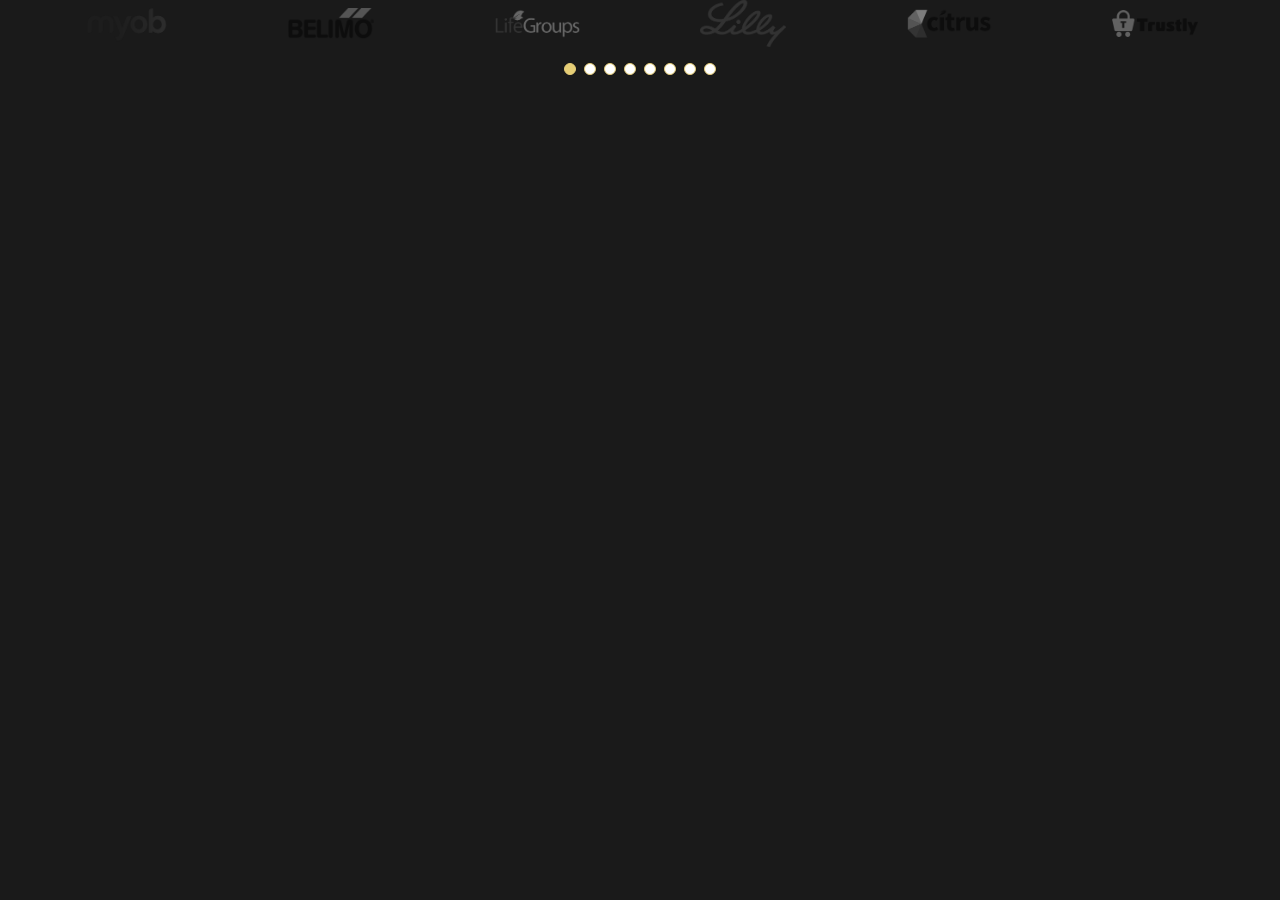
<file: Notary-Company-Sldier-main/index.html>
<!DOCTYPE html>
<html lang="en">
   
<head>
  <meta charset="utf-8">
  <meta content="width=device-width, initial-scale=1.0" name="viewport">

  <title>FlexOR Notary Template</title>
  <meta content="" name="description">
  <meta content="" name="keywords">

  <!-- Favicons -->
  <link href="assets/img/favicon.png" rel="icon">
  <link href="assets/img/apple-touch-icon.png" rel="apple-touch-icon">

  <!-- Google Fonts -->
  <link href="https://fonts.googleapis.com/css?family=Open+Sans:300,300i,400,400i,600,600i,700,700i|Raleway:300,300i,400,400i,500,500i,600,600i,700,700i|Poppins:300,300i,400,400i,500,500i,600,600i,700,700i" rel="stylesheet">

  <!-- Vendor CSS Files -->
  <link href="assets/vendor/aos/aos.css" rel="stylesheet">
  <link href="assets/vendor/bootstrap/css/bootstrap.min.css" rel="stylesheet">
  <link href="assets/vendor/bootstrap-icons/bootstrap-icons.css" rel="stylesheet">
  <link href="assets/vendor/boxicons/css/boxicons.min.css" rel="stylesheet">
  <link href="assets/vendor/glightbox/css/glightbox.min.css" rel="stylesheet">
  <link href="assets/vendor/swiper/swiper-bundle.min.css" rel="stylesheet">

  <!-- Template Main CSS File -->
  <link href="assets/css/style.css" rel="stylesheet">

</head>

<body>
  <main id="main">
    <!-- ======= Clients Section ======= -->
    <section id="clients" class="clients">
      <div class="container" data-aos="fade-up">
        <div class="clients-slider swiper">
          <div class="swiper-wrapper align-items-center">
            <div class="swiper-slide"><img src="assets/img/clients/client-1.png" class="img-fluid" alt=""></div>
            <div class="swiper-slide"><img src="assets/img/clients/client-2.png" class="img-fluid" alt=""></div>
            <div class="swiper-slide"><img src="assets/img/clients/client-3.png" class="img-fluid" alt=""></div>
            <div class="swiper-slide"><img src="assets/img/clients/client-4.png" class="img-fluid" alt=""></div>
            <div class="swiper-slide"><img src="assets/img/clients/client-5.png" class="img-fluid" alt=""></div>
            <div class="swiper-slide"><img src="assets/img/clients/client-6.png" class="img-fluid" alt=""></div>
            <div class="swiper-slide"><img src="assets/img/clients/client-7.png" class="img-fluid" alt=""></div>
            <div class="swiper-slide"><img src="assets/img/clients/client-8.png" class="img-fluid" alt=""></div>
          </div>
          <div class="swiper-pagination"></div>
        </div>
      </div>
    </section><!-- End Clients Section -->    
  </main><!-- End #main -->

  
  <!-- Vendor JS Files -->
  <script src="assets/vendor/aos/aos.js"></script>
  <script src="assets/vendor/bootstrap/js/bootstrap.bundle.min.js"></script>
  <script src="assets/vendor/glightbox/js/glightbox.min.js"></script>
  <script src="assets/vendor/isotope-layout/isotope.pkgd.min.js"></script>
  <script src="assets/vendor/swiper/swiper-bundle.min.js"></script>
  <script src="assets/vendor/php-email-form/validate.js"></script>

  <!-- Template Main JS File -->
  <script src="assets/js/main.js"></script>

</body>

</html>
</file>
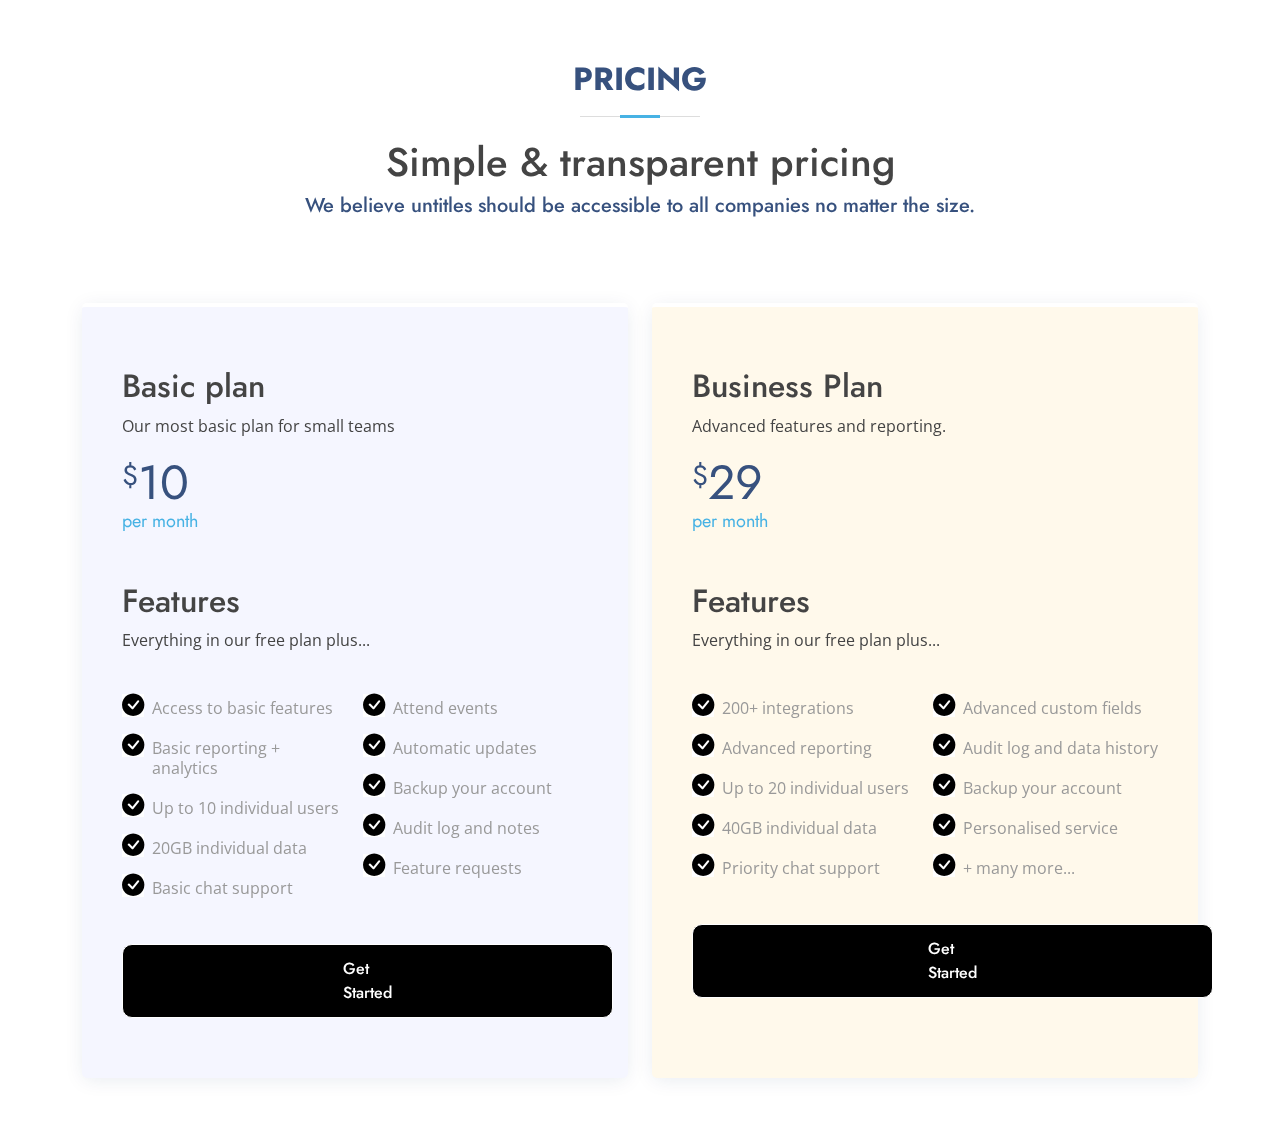
<file: Notary-Fees-main/index.html>
<!DOCTYPE html>
<html lang="en">

<head>
  <meta charset="utf-8">
  <meta content="width=device-width, initial-scale=1.0" name="viewport">

  <title>Notary App - Pricing</title>
  <meta content="" name="description">
  <meta content="" name="keywords">

  <!-- Favicons -->
  <link href="assets/img/favicon.png" rel="icon">
  <link href="assets/img/apple-touch-icon.png" rel="apple-touch-icon">

  <!-- Google Fonts -->
  <link href="https://fonts.googleapis.com/css?family=Open+Sans:300,300i,400,400i,600,600i,700,700i|Jost:300,300i,400,400i,500,500i,600,600i,700,700i|Poppins:300,300i,400,400i,500,500i,600,600i,700,700i" rel="stylesheet">

  <!-- Vendor CSS Files -->
  <link href="assets/vendor/aos/aos.css" rel="stylesheet">
  <link href="assets/vendor/bootstrap/css/bootstrap.min.css" rel="stylesheet">
  <link href="assets/vendor/bootstrap-icons/bootstrap-icons.css" rel="stylesheet">
  <link href="assets/vendor/boxicons/css/boxicons.min.css" rel="stylesheet">
  <link href="assets/vendor/glightbox/css/glightbox.min.css" rel="stylesheet">
  <link href="assets/vendor/remixicon/remixicon.css" rel="stylesheet">
  <link href="assets/vendor/swiper/swiper-bundle.min.css" rel="stylesheet">

  <!-- Template Main CSS File -->
  <link href="assets/css/style.css" rel="stylesheet">
  <link href="assets/fontawesome-free-6.2.0-web/css/fontawesome.css" rel="stylesheet">
  <link href="assets/fontawesome-free-6.2.0-web/css/brands.css" rel="stylesheet">
  <link href="assets/fontawesome-free-6.2.0-web/css/solid.css" rel="stylesheet">

</head>

<body>
  <main id="main">
    <!-- ======= Pricing Section ======= -->
    <section id="pricing" class="pricing">
      <div class="container border-rounded" data-aos="fade-up">

        <div class="section-title border-rounded">
          <h2>Pricing</h2>
          <h1>Simple & transparent pricing</h1>
          <h3>We believe untitles should be accessible to all companies no matter the size.</h3>
        </div>

        <div class="row">

          <div class="col-lg-6" data-aos="fade-up" data-aos-delay="100">
            <div class="box">
              <h2>Basic plan</h2>
              <p>Our most basic plan for small teams</p>
              <h4><sup>$</sup>10<span>per month</span></h4>
              <br>

              <h2>Features</h2>
              <p>Everything in our free plan plus...</p>
              <ul>
                <li><i id="boot-icon" class="bi bi-check-circle-fill" style="font-size: 1.4rem; background-color: rgb(255, 255, 255); color: rgb(0, 0, 0);"></i> Access to basic features</li>
                <li><i id="boot-icon" class="bi bi-check-circle-fill" style="font-size: 1.4rem; background-color: rgb(255, 255, 255); color: rgb(0, 0, 0);"></i> Basic reporting + analytics</li>
                <li><i id="boot-icon" class="bi bi-check-circle-fill" style="font-size: 1.4rem; background-color: rgb(255, 255, 255); color: rgb(0, 0, 0);"></i> Up to 10 individual users</li>
                <li><i id="boot-icon" class="bi bi-check-circle-fill" style="font-size: 1.4rem; background-color: rgb(255, 255, 255); color: rgb(0, 0, 0);"></i> 20GB individual data</li>
                <li><i id="boot-icon" class="bi bi-check-circle-fill" style="font-size: 1.4rem; background-color: rgb(255, 255, 255); color: rgb(0, 0, 0);"></i> Basic chat support</li>
                <li><i id="boot-icon" class="bi bi-check-circle-fill" style="font-size: 1.4rem; background-color: rgb(255, 255, 255); color: rgb(0, 0, 0);"></i> Attend events</li>
                <li><i id="boot-icon" class="bi bi-check-circle-fill" style="font-size: 1.4rem; background-color: rgb(255, 255, 255); color: rgb(0, 0, 0);"></i> Automatic updates</li>
                <li><i id="boot-icon" class="bi bi-check-circle-fill" style="font-size: 1.4rem; background-color: rgb(255, 255, 255); color: rgb(0, 0, 0);"></i> Backup your account</li>
                <li><i id="boot-icon" class="bi bi-check-circle-fill" style="font-size: 1.4rem; background-color: rgb(255, 255, 255); color: rgb(0, 0, 0);"></i> Audit log and notes</li>
                <li><i id="boot-icon" class="bi bi-check-circle-fill" style="font-size: 1.4rem; background-color: rgb(255, 255, 255); color: rgb(0, 0, 0);"></i> Feature requests</li>
                
              </ul>
              <a href="#" class="buy-btn">Get Started</a>
            </div>
          </div>

          <div class="col-lg-6 mt-4 mt-lg-0" data-aos="fade-up" data-aos-delay="200">
            <div class="box featured">
              <h2>Business Plan</h2>
              <p>Advanced features and reporting.</p>
              
              <h4><sup>$</sup>29<span>per month</span></h4>
              
              <br>

              <h2>Features</h2>
              <p>Everything in our free plan plus...</p>
              <ul>
                <li><i id="boot-icon" class="bi bi-check-circle-fill" style="font-size: 1.4rem; background-color: rgb(255, 255, 255); color: rgb(0, 0, 0);"></i> 200+ integrations</li>
                <li><i id="boot-icon" class="bi bi-check-circle-fill" style="font-size: 1.4rem; background-color: rgb(255, 255, 255); color: rgb(0, 0, 0);"></i> Advanced reporting</li>
                <li><i id="boot-icon" class="bi bi-check-circle-fill" style="font-size: 1.4rem; background-color: rgb(255, 255, 255); color: rgb(0, 0, 0);"></i> Up to 20 individual users</li>
                <li><i id="boot-icon" class="bi bi-check-circle-fill" style="font-size: 1.4rem; background-color: rgb(255, 255, 255); color: rgb(0, 0, 0);"></i> 40GB individual data</li>
                <li><i id="boot-icon" class="bi bi-check-circle-fill" style="font-size: 1.4rem; background-color: rgb(255, 255, 255); color: rgb(0, 0, 0);"></i>Priority chat support</li>
                <li><i id="boot-icon" class="bi bi-check-circle-fill" style="font-size: 1.4rem; background-color: rgb(255, 255, 255); color: rgb(0, 0, 0);"></i>Advanced custom fields</li>
                <li><i id="boot-icon" class="bi bi-check-circle-fill" style="font-size: 1.4rem; background-color: rgb(255, 255, 255); color: rgb(0, 0, 0);"></i>Audit log and data history</li>
                <li><i id="boot-icon" class="bi bi-check-circle-fill" style="font-size: 1.4rem; background-color: rgb(255, 255, 255); color: rgb(0, 0, 0);"></i>Backup your account</li>
                <li><i id="boot-icon" class="bi bi-check-circle-fill" style="font-size: 1.4rem; background-color: rgb(255, 255, 255); color: rgb(0, 0, 0);"></i>Personalised service</li>
                <li><i id="boot-icon" class="bi bi-check-circle-fill" style="font-size: 1.4rem; background-color: rgb(255, 255, 255); color: rgb(0, 0, 0);"></i>+ many more...</li>
              </ul>
              <a href="#" class="buy-btn">Get Started</a>
            </div>
          </div>

        </div>

      </div>
    </section><!-- End Pricing Section -->

    

  </main><!-- End #main -->


  <div id="preloader"></div>
  <a href="#" class="back-to-top d-flex align-items-center justify-content-center"><i class="bi bi-arrow-up-short"></i></a>

  <!-- Vendor JS Files -->
  <script src="assets/vendor/aos/aos.js"></script>
  <script src="assets/vendor/bootstrap/js/bootstrap.bundle.min.js"></script>
  <script src="assets/vendor/glightbox/js/glightbox.min.js"></script>
  <script src="assets/vendor/isotope-layout/isotope.pkgd.min.js"></script>
  <script src="assets/vendor/swiper/swiper-bundle.min.js"></script>
  <script src="assets/vendor/waypoints/noframework.waypoints.js"></script>
  <script src="assets/vendor/php-email-form/validate.js"></script>

  <!-- Template Main JS File -->
  <script src="assets/js/main.js"></script>

</body>

</html>
</file>
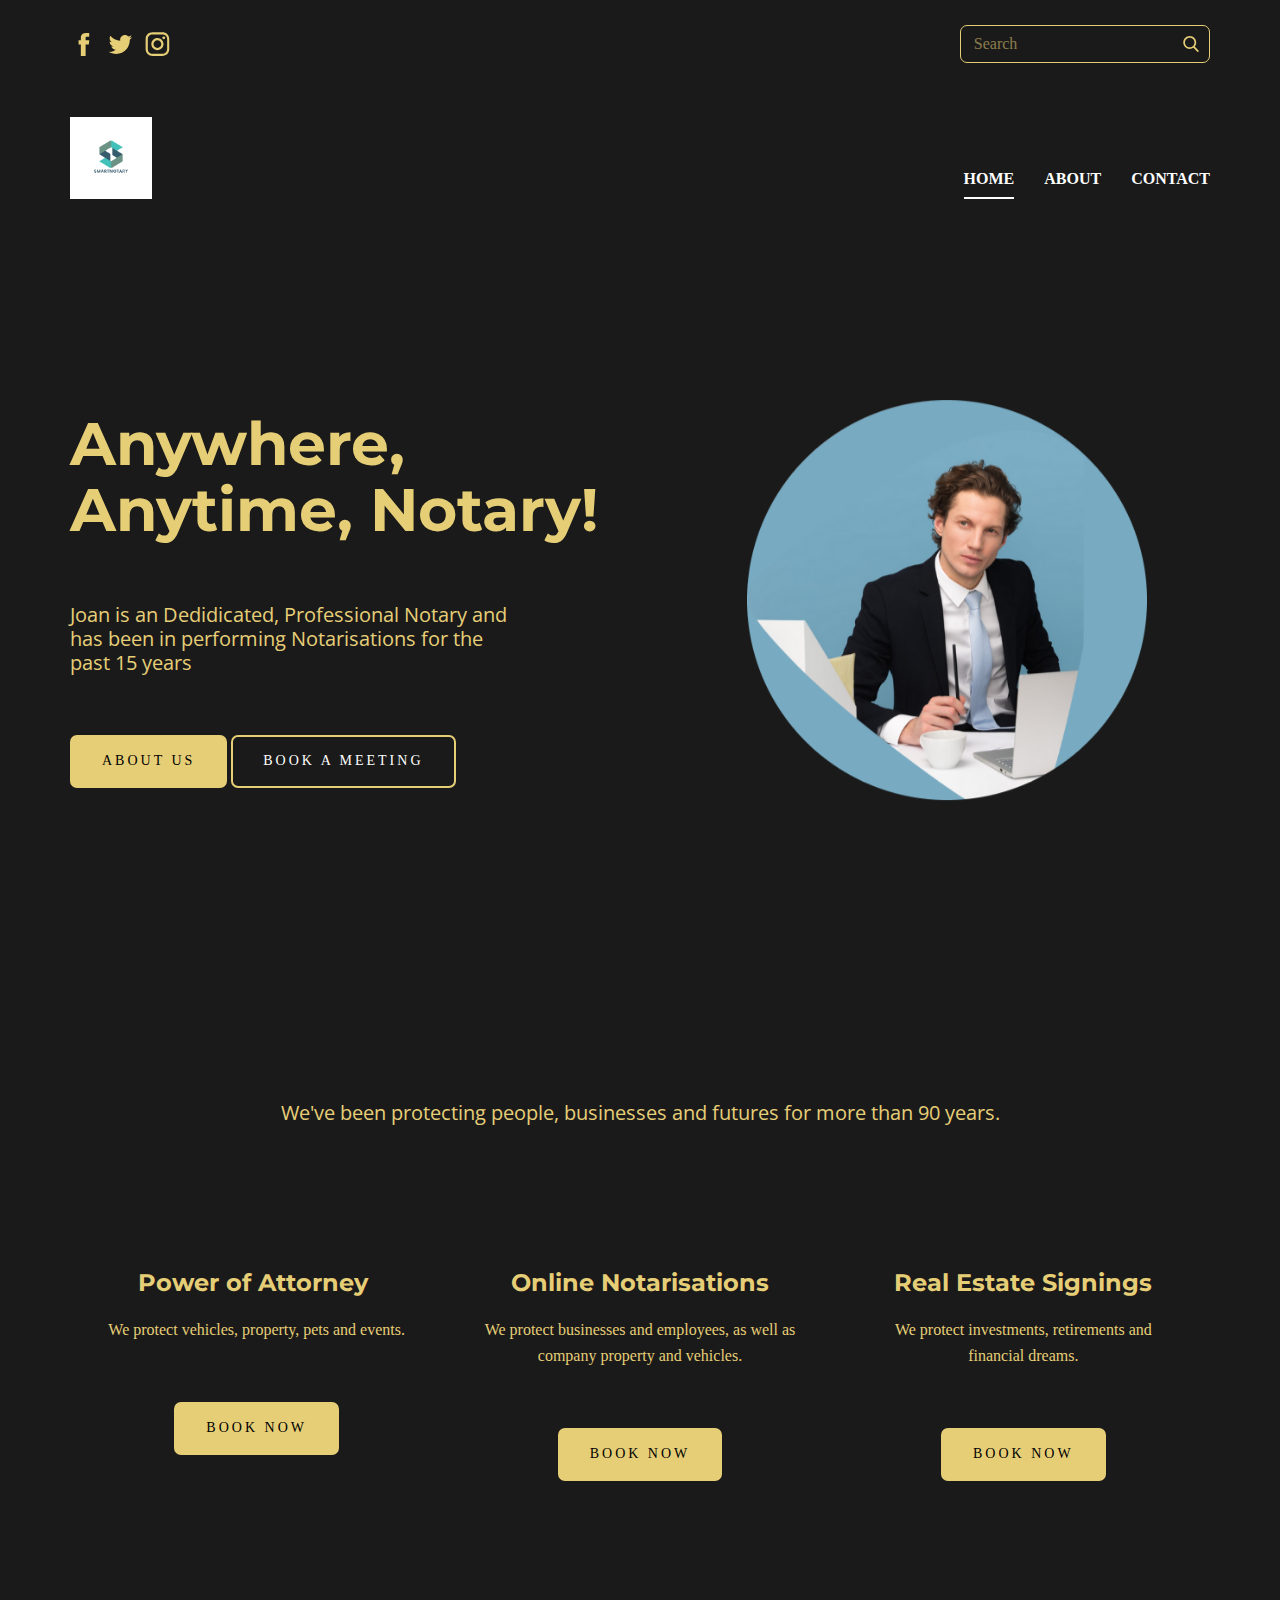
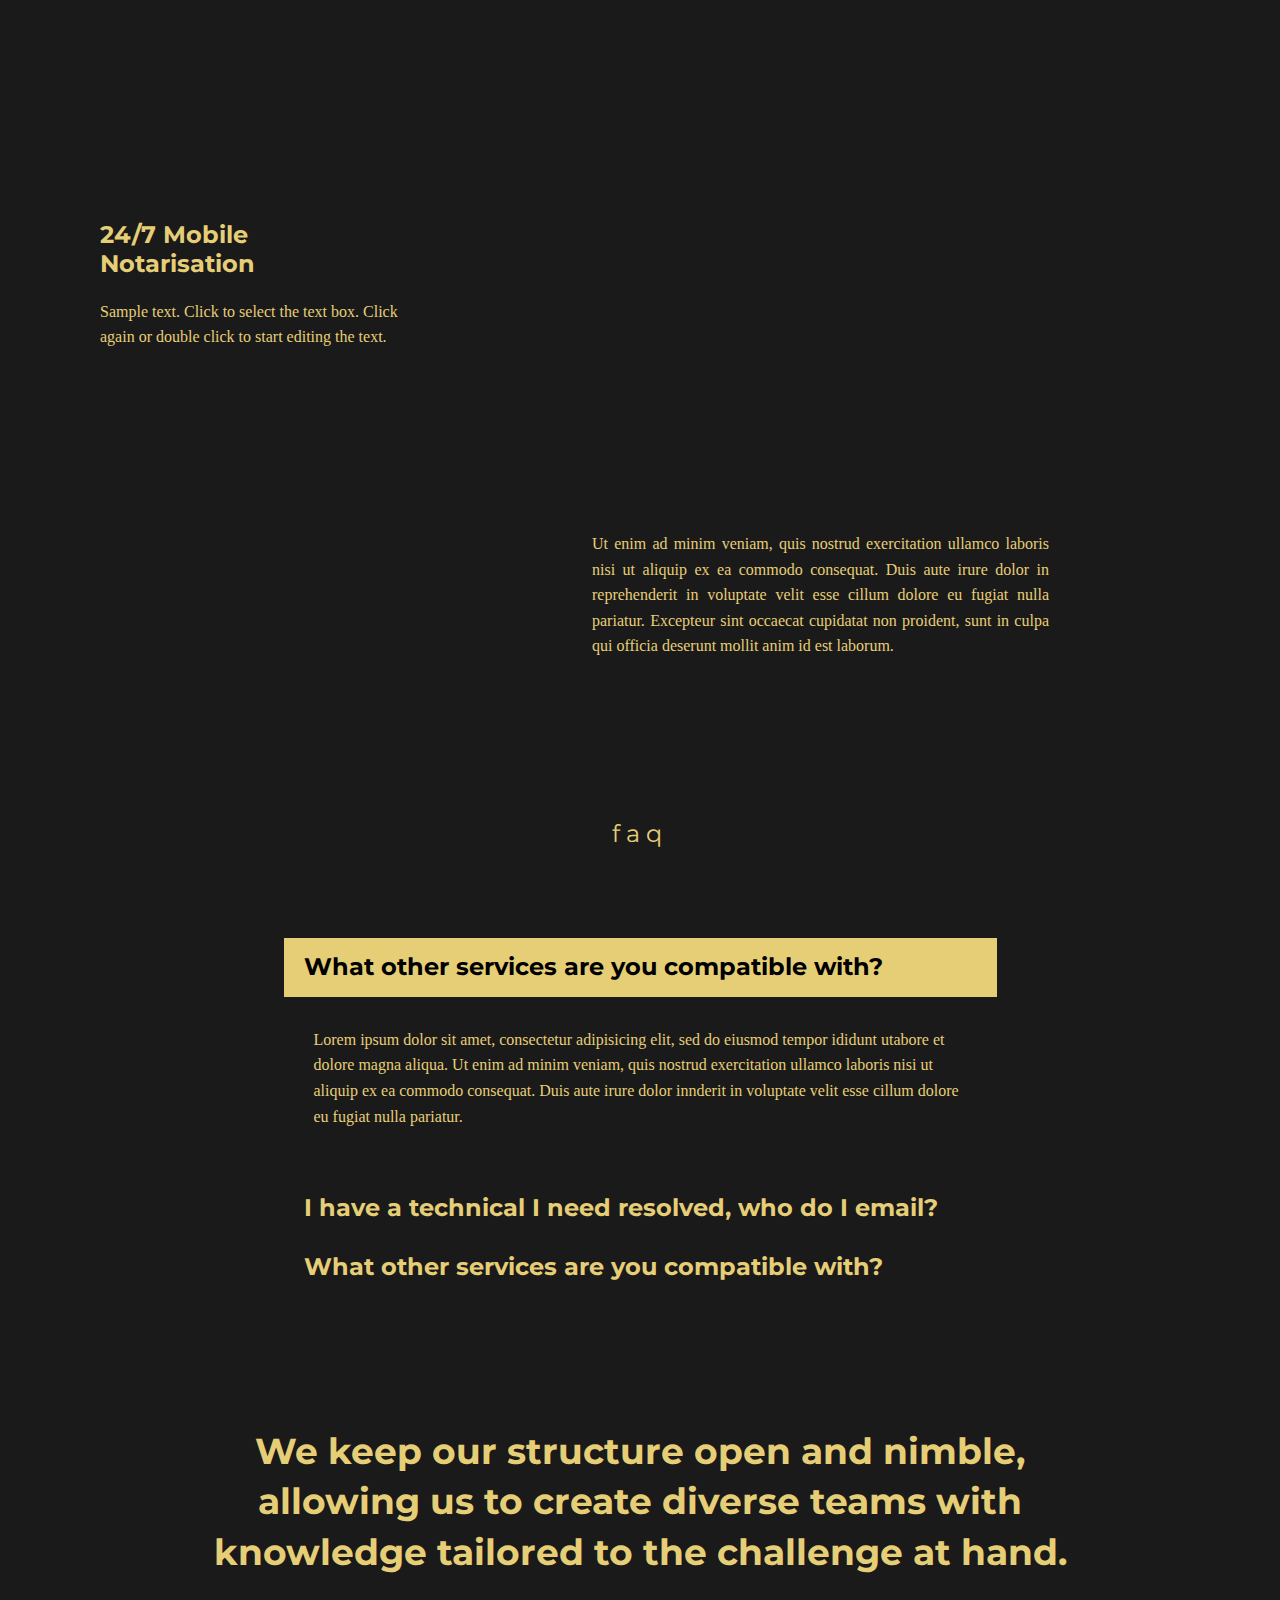
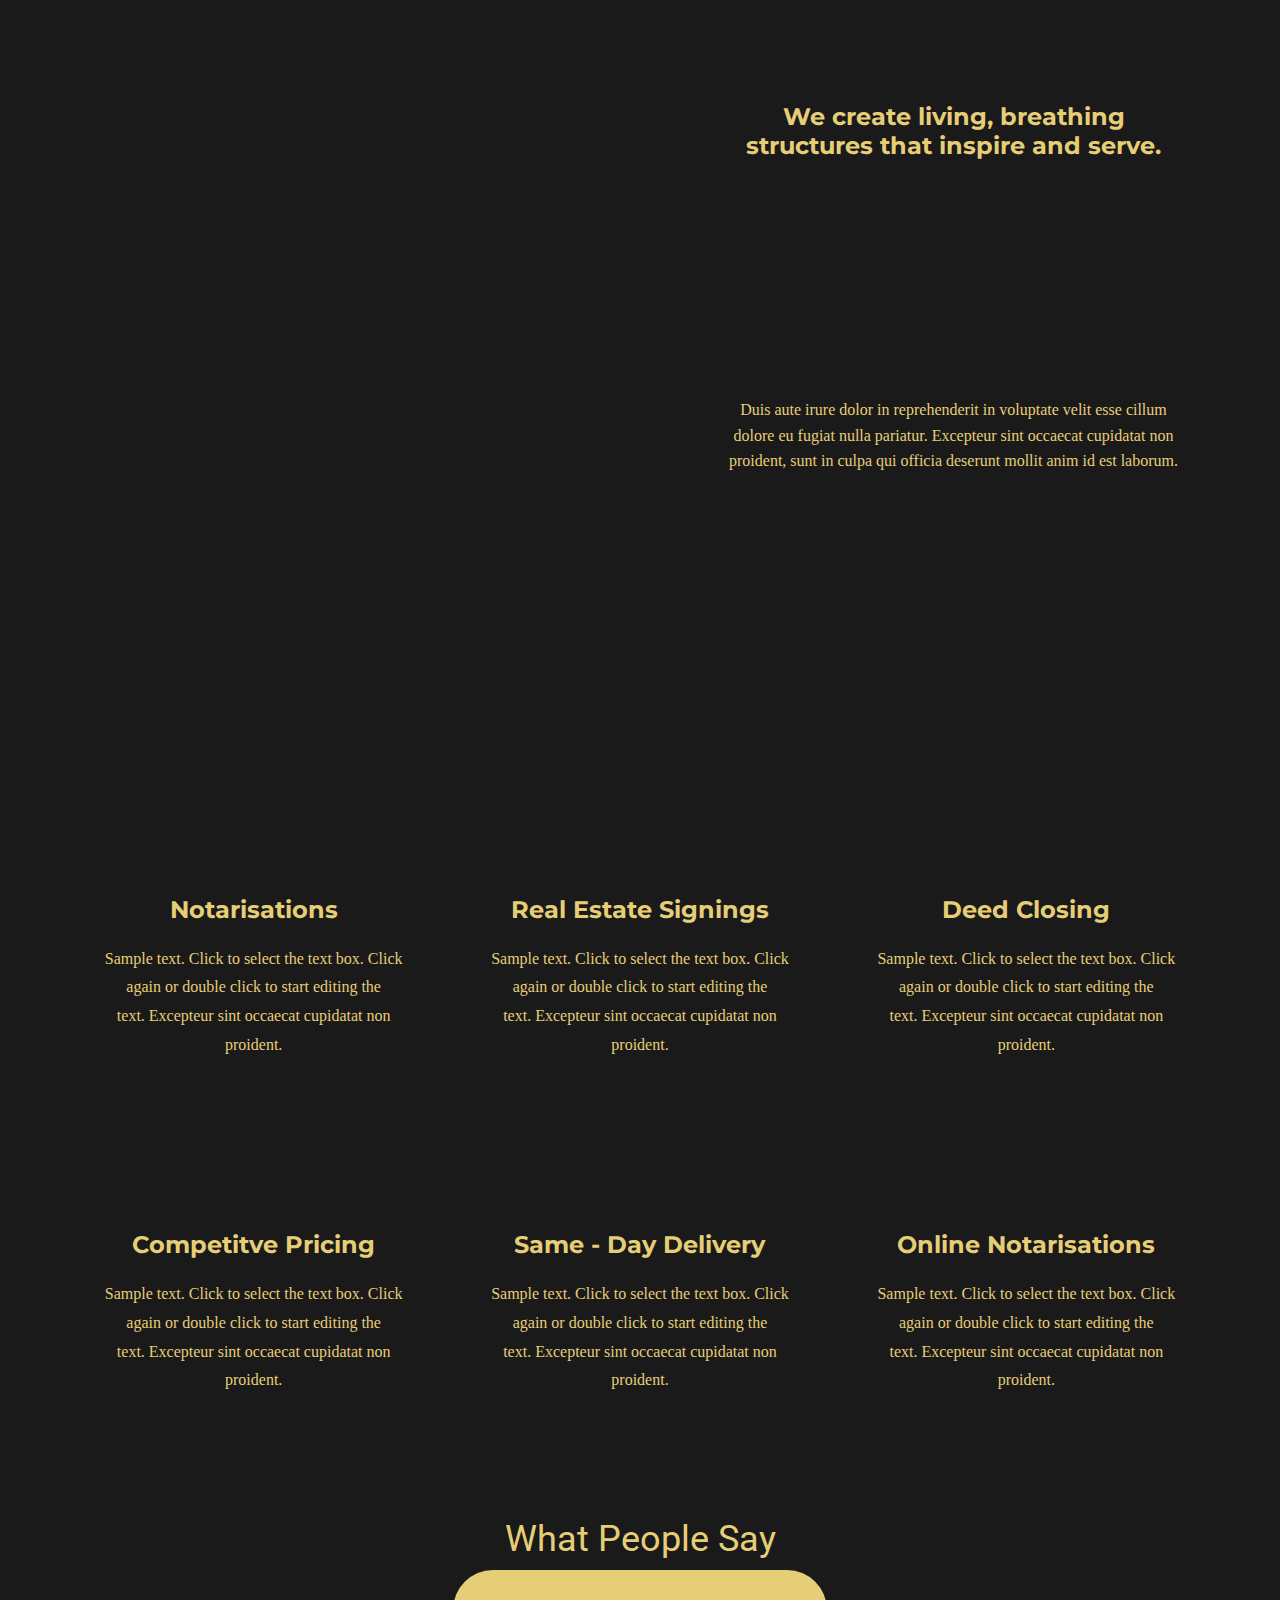
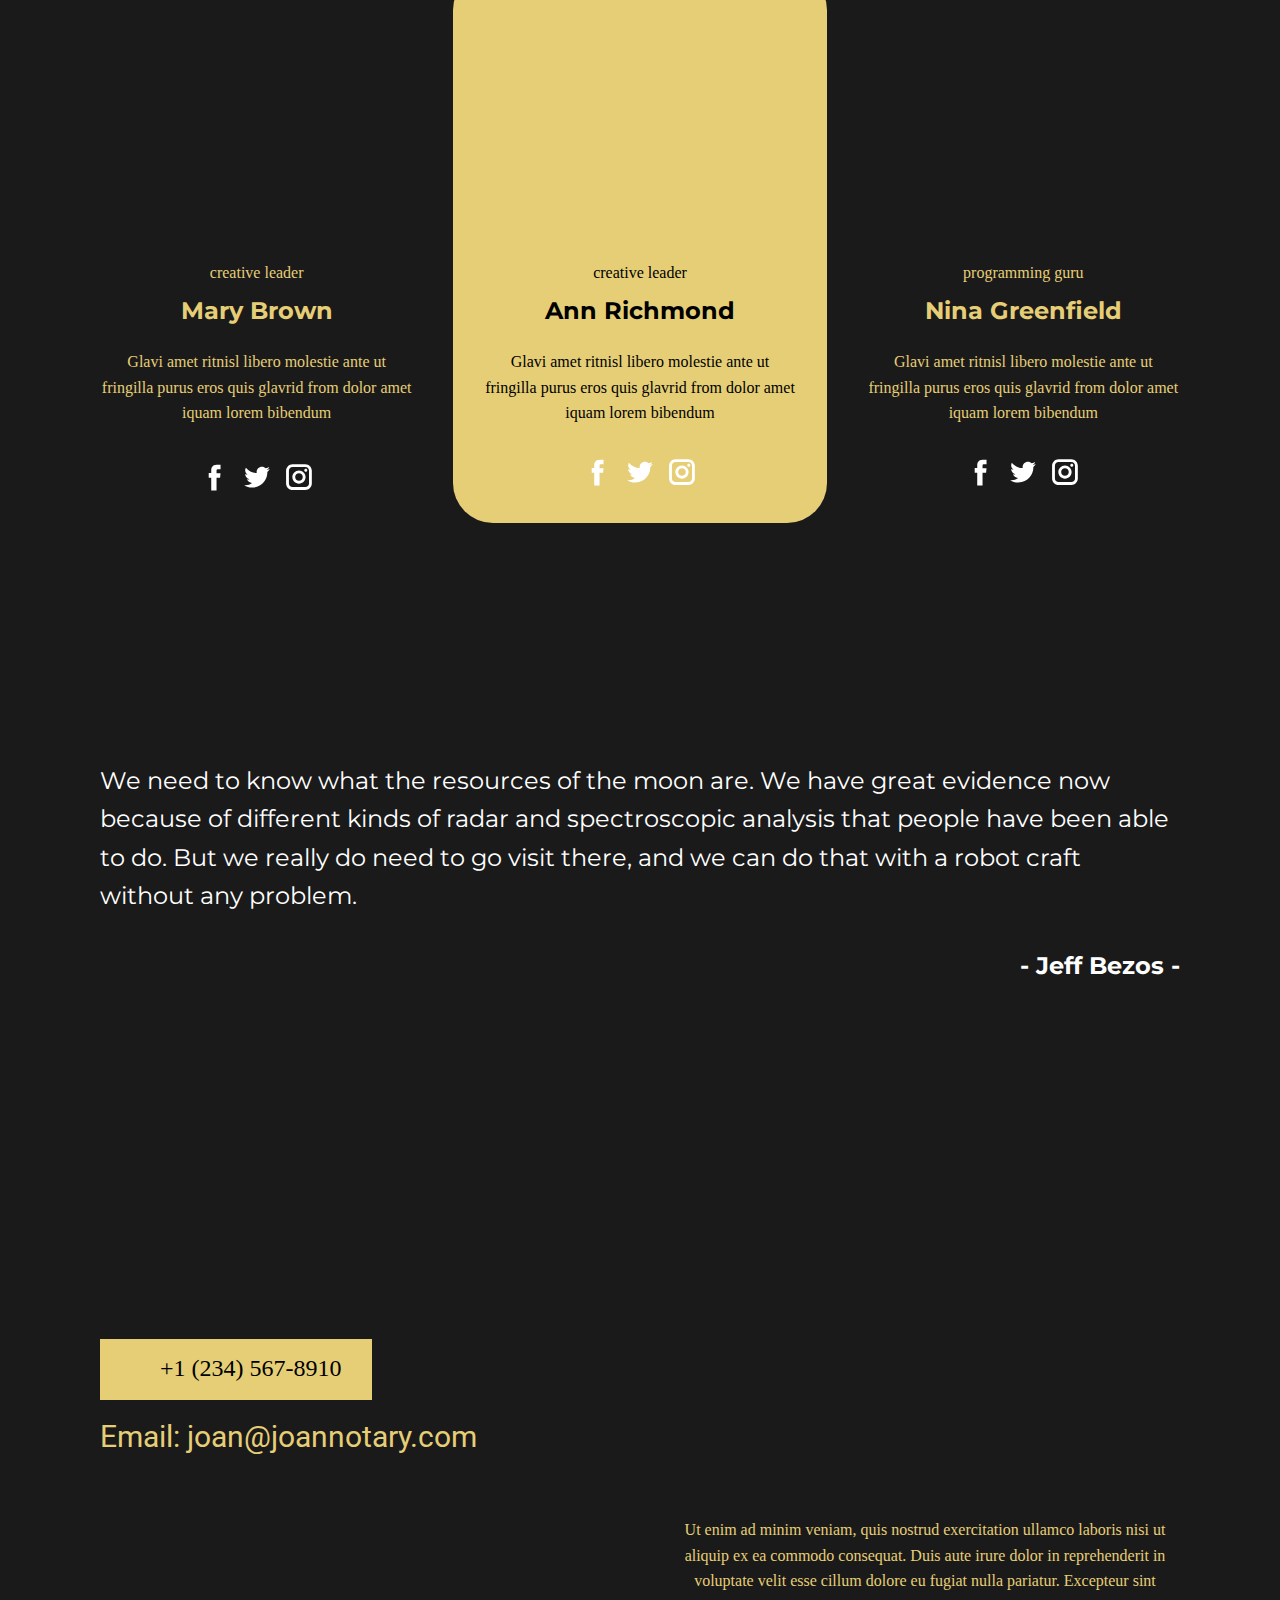
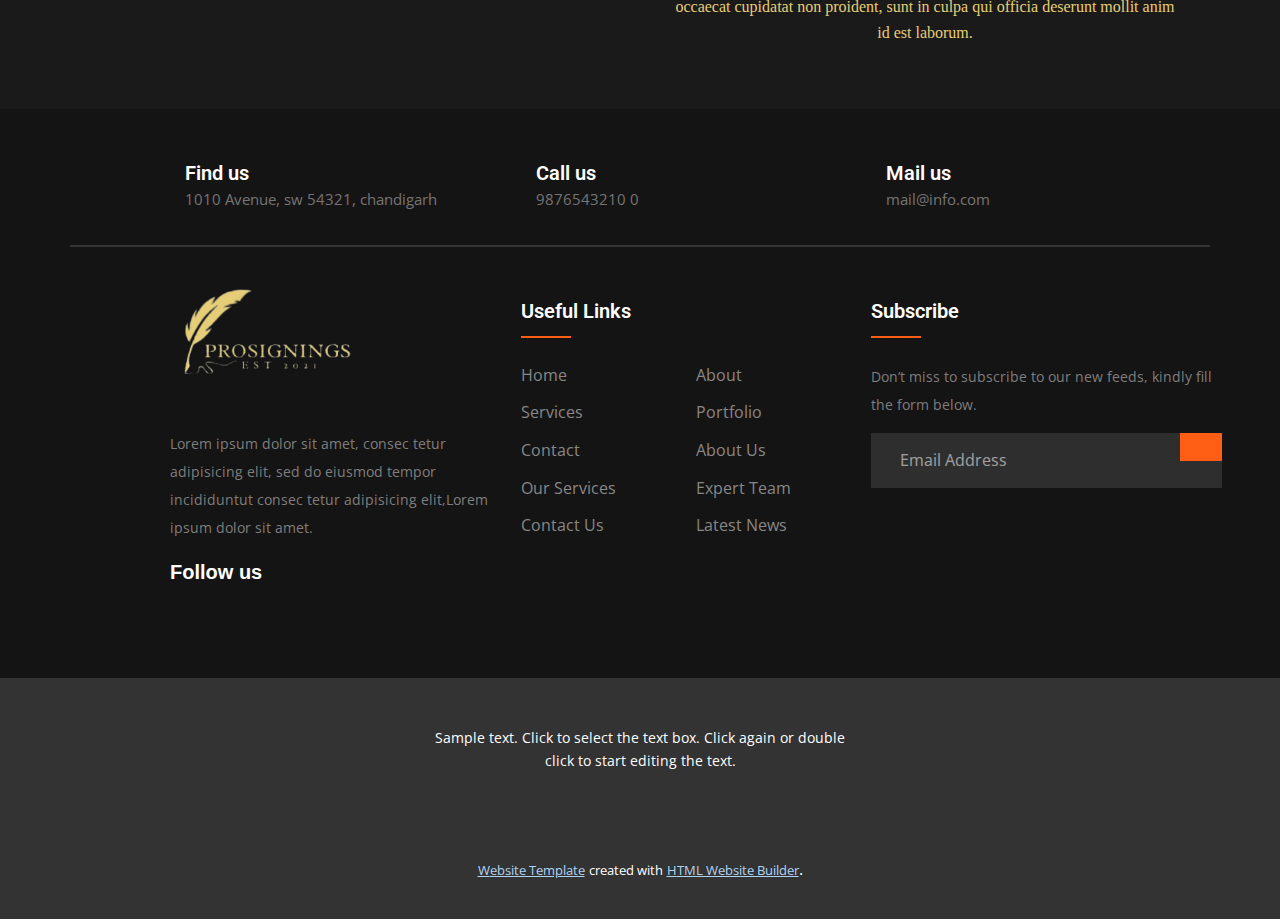
<file: Home.html>
<!DOCTYPE html>
<html style="font-size: 16px;">
  <head>
    <!-- Google Tag Manager -->
<!-- Google Tag Manager -->
<!-- Google Tag Manager -->
<script>(function(w,d,s,l,i){w[l]=w[l]||[];w[l].push({'gtm.start':
  new Date().getTime(),event:'gtm.js'});var f=d.getElementsByTagName(s)[0],
  j=d.createElement(s),dl=l!='dataLayer'?'&l='+l:'';j.async=true;j.src=
  'https://www.googletagmanager.com/gtm.js?id='+i+dl;f.parentNode.insertBefore(j,f);
  })(window,document,'script','dataLayer','GTM-PF5BQJS');</script>
  <!-- End Google Tag Manager -->
  <!-- End Google Tag Manager -->
  <!-- End Google Tag Manager -->
    <meta name="viewport" content="width=device-width, initial-scale=1.0">
    <meta charset="utf-8">
    <meta name="keywords" content="We help and solve your business problem., Insurance and investing for your many sides, 01., 02., Frequently Asked Question​, ​We keep our structure open and nimble, allowing us to create diverse teams with knowledge tailored to the challenge at hand., Development Services, ​We are information security.">
    <meta name="description" content="">
    <meta name="page_type" content="np-template-header-footer-from-plugin">
    <title>Home</title>
    <link rel="stylesheet" href="nicepage.css" media="screen">
<link rel="stylesheet" href="Home.css" media="screen">
    <script class="u-script" type="text/javascript" src="jquery.js" defer=""></script>
    <script class="u-script" type="text/javascript" src="nicepage.js" defer=""></script>
    <meta name="generator" content="Nicepage 4.5.4, nicepage.com">
    <link id="u-theme-google-font" rel="stylesheet" href="https://fonts.googleapis.com/css?family=Roboto:100,100i,300,300i,400,400i,500,500i,700,700i,900,900i|Open+Sans:300,300i,400,400i,500,500i,600,600i,700,700i,800,800i">
    <link id="u-page-google-font" rel="stylesheet" href="https://fonts.googleapis.com/css?family=Montserrat:100,100i,200,200i,300,300i,400,400i,500,500i,600,600i,700,700i,800,800i,900,900i">

    <script type="application/ld+json">{
		"@context": "http://schema.org",
		"@type": "Organization",
		"name": "Site4",
		"logo": "images/SmartNotary1.png",
		"sameAs": [
				"https://facebook.com/name",
				"https://twitter.com/name",
				"https://www.instagram.com/name"
		]
}</script>
    <meta name="theme-color" content="#0d3d6b">
    <meta name="twitter:site" content="@">
    <meta name="twitter:card" content="summary_large_image">
    <meta name="twitter:title" content="Home">
    <meta name="twitter:description" content="Site4">
    <meta property="og:title" content="Home">
    <meta property="og:description" content="">
    <meta property="og:type" content="website">
  </head>
  <body class="u-body u-xl-mode">
  <!-- Google Tag Manager (noscript) -->
<!-- Google Tag Manager (noscript) -->
<noscript><iframe src="https://www.googletagmanager.com/ns.html?id=GTM-PF5BQJS"
height="0" width="0" style="display:none;visibility:hidden"></iframe></noscript>
<!-- End Google Tag Manager (noscript) -->
  <!-- End Google Tag Manager (noscript) -->
    <header class="u-align-left u-clearfix u-header u-section-row-container" id="sec-71b8"><div class="u-section-rows">
        <div class="u-palette-1-base u-section-row u-sticky u-section-row-1" id="sec-46aa">
          <div class="u-clearfix u-sheet u-sheet-1">
            <div class="u-social-icons u-spacing-10 u-social-icons-1">
              <a class="u-social-url" title="facebook" target="_blank" href="https://facebook.com/name"><span class="u-icon u-social-facebook u-social-icon u-icon-1"><svg class="u-svg-link" preserveAspectRatio="xMidYMin slice" viewBox="0 0 56.693 56.693" style=""><use xmlns:xlink="http://www.w3.org/1999/xlink" xlink:href="#svg-420e"></use></svg><svg class="u-svg-content" viewBox="0 0 56.693 56.693" id="svg-420e"><path d="M40.43,21.739h-7.645v-5.014c0-1.883,1.248-2.322,2.127-2.322c0.877,0,5.395,0,5.395,0V6.125l-7.43-0.029  c-8.248,0-10.125,6.174-10.125,10.125v5.518h-4.77v8.53h4.77c0,10.947,0,24.137,0,24.137h10.033c0,0,0-13.32,0-24.137h6.77  L40.43,21.739z"></path></svg></span>
              </a>
              <a class="u-social-url" title="twitter" target="_blank" href="https://twitter.com/name"><span class="u-icon u-social-icon u-social-twitter u-icon-2"><svg class="u-svg-link" preserveAspectRatio="xMidYMin slice" viewBox="0 0 56.693 56.693" style=""><use xmlns:xlink="http://www.w3.org/1999/xlink" xlink:href="#svg-5ef9"></use></svg><svg class="u-svg-content" viewBox="0 0 56.693 56.693" id="svg-5ef9"><path d="M52.837,15.065c-1.811,0.805-3.76,1.348-5.805,1.591c2.088-1.25,3.689-3.23,4.444-5.592c-1.953,1.159-4.115,2-6.418,2.454  c-1.843-1.964-4.47-3.192-7.377-3.192c-5.581,0-10.106,4.525-10.106,10.107c0,0.791,0.089,1.562,0.262,2.303  c-8.4-0.422-15.848-4.445-20.833-10.56c-0.87,1.492-1.368,3.228-1.368,5.082c0,3.506,1.784,6.6,4.496,8.412  c-1.656-0.053-3.215-0.508-4.578-1.265c-0.001,0.042-0.001,0.085-0.001,0.128c0,4.896,3.484,8.98,8.108,9.91  c-0.848,0.23-1.741,0.354-2.663,0.354c-0.652,0-1.285-0.063-1.902-0.182c1.287,4.015,5.019,6.938,9.441,7.019  c-3.459,2.711-7.816,4.327-12.552,4.327c-0.815,0-1.62-0.048-2.411-0.142c4.474,2.869,9.786,4.541,15.493,4.541  c18.591,0,28.756-15.4,28.756-28.756c0-0.438-0.009-0.875-0.028-1.309C49.769,18.873,51.483,17.092,52.837,15.065z"></path></svg></span>
              </a>
              <a class="u-social-url" title="instagram" target="_blank" href="https://www.instagram.com/name"><span class="u-icon u-social-icon u-social-instagram u-icon-3"><svg class="u-svg-link" preserveAspectRatio="xMidYMin slice" viewBox="0 0 56.7 56.7" style=""><use xmlns:xlink="http://www.w3.org/1999/xlink" xlink:href="#svg-d1b1"></use></svg><svg class="u-svg-content" viewBox="0 0 56.7 56.7" x="0px" y="0px" id="svg-d1b1"><g><path d="M28.2,16.7c-7,0-12.8,5.7-12.8,12.8s5.7,12.8,12.8,12.8S41,36.5,41,29.5S35.2,16.7,28.2,16.7z M28.2,37.7   c-4.5,0-8.2-3.7-8.2-8.2s3.7-8.2,8.2-8.2s8.2,3.7,8.2,8.2S32.7,37.7,28.2,37.7z"></path><circle cx="41.5" cy="16.4" r="2.9"></circle><path d="M49,8.9c-2.6-2.7-6.3-4.1-10.5-4.1H17.9c-8.7,0-14.5,5.8-14.5,14.5v20.5c0,4.3,1.4,8,4.2,10.7c2.7,2.6,6.3,3.9,10.4,3.9   h20.4c4.3,0,7.9-1.4,10.5-3.9c2.7-2.6,4.1-6.3,4.1-10.6V19.3C53,15.1,51.6,11.5,49,8.9z M48.6,39.9c0,3.1-1.1,5.6-2.9,7.3   s-4.3,2.6-7.3,2.6H18c-3,0-5.5-0.9-7.3-2.6C8.9,45.4,8,42.9,8,39.8V19.3c0-3,0.9-5.5,2.7-7.3c1.7-1.7,4.3-2.6,7.3-2.6h20.6   c3,0,5.5,0.9,7.3,2.7c1.7,1.8,2.7,4.3,2.7,7.2V39.9L48.6,39.9z"></path>
</g></svg></span>
              </a>
            </div>
            <form action="#" method="get" class="u-border-1 u-border-palette-1-light-2 u-expanded-width-xs u-radius-7 u-search u-search-right u-search-1">
              <button class="u-search-button" type="submit">
                <span class="u-search-icon u-spacing-10">
                  <svg class="u-svg-link" preserveAspectRatio="xMidYMin slice" viewBox="0 0 56.966 56.966" style=""><use xmlns:xlink="http://www.w3.org/1999/xlink" xlink:href="#svg-9dab"></use></svg>
                  <svg xmlns="http://www.w3.org/2000/svg" xmlns:xlink="http://www.w3.org/1999/xlink" version="1.1" id="svg-9dab" x="0px" y="0px" viewBox="0 0 56.966 56.966" style="enable-background:new 0 0 56.966 56.966;" xml:space="preserve" class="u-svg-content"><path d="M55.146,51.887L41.588,37.786c3.486-4.144,5.396-9.358,5.396-14.786c0-12.682-10.318-23-23-23s-23,10.318-23,23  s10.318,23,23,23c4.761,0,9.298-1.436,13.177-4.162l13.661,14.208c0.571,0.593,1.339,0.92,2.162,0.92  c0.779,0,1.518-0.297,2.079-0.837C56.255,54.982,56.293,53.08,55.146,51.887z M23.984,6c9.374,0,17,7.626,17,17s-7.626,17-17,17  s-17-7.626-17-17S14.61,6,23.984,6z"></path><g></g><g></g><g></g><g></g><g></g><g></g><g></g><g></g><g></g><g></g><g></g><g></g><g></g><g></g><g></g></svg>
                </span>
              </button>
              <input class="u-search-input" type="search" name="search" value="" placeholder="Search">
            </form>
          </div>
          
          
          
          
          
        </div>
        <div class="u-palette-1-base u-section-row u-section-row-2" id="sec-37e8">
          <div class="u-clearfix u-sheet u-valign-middle u-sheet-2">
            <a href="https://nicepage.com" class="u-image u-logo u-image-1" data-image-width="500" data-image-height="500">
              <img src="images/SmartNotary1.png" class="u-logo-image u-logo-image-1" data-image-width="80">
            </a>
            <nav data-position="" class="u-menu u-menu-dropdown u-offcanvas u-menu-1">
              <div class="menu-collapse" style="font-size: 1rem; letter-spacing: 0px; font-weight: 700; text-transform: uppercase;">
                <a class="u-button-style u-custom-active-border-color u-custom-border u-custom-border-color u-custom-borders u-custom-hover-border-color u-custom-left-right-menu-spacing u-custom-padding-bottom u-custom-text-active-color u-custom-text-color u-custom-text-hover-color u-custom-top-bottom-menu-spacing u-nav-link u-text-palette-4-base" href="#" style="padding: 2px 0px; font-size: calc(1em + 4px);">
                  <svg class="u-svg-link" viewBox="0 0 24 24"><use xmlns:xlink="http://www.w3.org/1999/xlink" xlink:href="#menu-hamburger"></use></svg>
                  <svg class="u-svg-content" version="1.1" id="menu-hamburger" viewBox="0 0 16 16" x="0px" y="0px" xmlns:xlink="http://www.w3.org/1999/xlink" xmlns="http://www.w3.org/2000/svg"><g><rect y="1" width="16" height="2"></rect><rect y="7" width="16" height="2"></rect><rect y="13" width="16" height="2"></rect>
</g></svg>
                </a>
              </div>
              <div class="u-nav-container">
                <ul class="u-nav u-spacing-30 u-unstyled u-nav-1"><li class="u-nav-item"><a class="u-border-2 u-border-active-palette-1-light-2 u-border-hover-palette-1-base u-border-no-left u-border-no-right u-border-no-top u-button-style u-nav-link u-text-active-palette-1-light-2 u-text-body-alt-color u-text-hover-palette-1-light-2" href="Home.html" style="padding: 10px 0px;">Home</a>
</li><li class="u-nav-item"><a class="u-border-2 u-border-active-palette-1-light-2 u-border-hover-palette-1-base u-border-no-left u-border-no-right u-border-no-top u-button-style u-nav-link u-text-active-palette-1-light-2 u-text-body-alt-color u-text-hover-palette-1-light-2" href="About.html" style="padding: 10px 0px;">About</a>
</li><li class="u-nav-item"><a class="u-border-2 u-border-active-palette-1-light-2 u-border-hover-palette-1-base u-border-no-left u-border-no-right u-border-no-top u-button-style u-nav-link u-text-active-palette-1-light-2 u-text-body-alt-color u-text-hover-palette-1-light-2" href="Contact.html" style="padding: 10px 0px;">Contact</a>
</li></ul>
              </div>
              <div class="u-custom-menu u-nav-container-collapse">
                <div class="u-black u-container-style u-inner-container-layout u-opacity u-opacity-95 u-sidenav">
                  <div class="u-inner-container-layout u-sidenav-overflow">
                    <div class="u-menu-close"></div>
                    <ul class="u-align-center u-nav u-popupmenu-items u-unstyled u-nav-2"><li class="u-nav-item"><a class="u-button-style u-nav-link" href="Home.html">Home</a>
</li><li class="u-nav-item"><a class="u-button-style u-nav-link" href="About.html">About</a>
</li><li class="u-nav-item"><a class="u-button-style u-nav-link" href="Contact.html">Contact</a>
</li><li class="u-nav-item"><a class="u-button-style u-nav-link" href="Home.html">Home</a>
</li></ul>
                  </div>
                </div>
                <div class="u-black u-menu-overlay u-opacity u-opacity-70"></div>
              </div>
            </nav>
          </div>
          
          
          
          
          
        </div>
      </div></header>
    <section class="u-align-center u-clearfix u-palette-1-base u-section-1" id="carousel_7d20">
      <div class="u-clearfix u-gutter-0 u-layout-wrap u-layout-wrap-1">
        <div class="u-layout" style="">
          <div class="u-layout-row" style="">
            <div class="u-align-left u-container-style u-layout-cell u-left-cell u-size-27 u-size-xs-60 u-layout-cell-1" src="">
              <div class="u-container-layout u-valign-middle u-container-layout-1">
                <h2 class="u-custom-font u-font-montserrat u-text u-text-1" data-animation-name="fadeIn" data-animation-duration="2000" data-animation-direction=""> Anywhere, Anytime, Notary!</h2>
                <h6 class="u-custom-font u-text u-text-font u-text-2"> Joan is an Dedidicated, Professional Notary and has been in performing Notarisations for the past 15 years</h6>
                <a href="https://www.zara.com/uk/en/floral-print-palazzo-trousers-p02729855.html?v1=6034011&amp;v2=719022" class="u-active-white u-border-2 u-border-palette-4-base u-btn u-btn-round u-button-style u-hover-white u-palette-4-base u-radius-7 u-btn-1" target="_blank">about us</a>
                <a href="https://calendly.com/smartnotary/30min" class="u-border-2 u-border-palette-4-base u-btn u-btn-round u-button-style u-none u-radius-7 u-btn-2" target="_blank">bOOK a MEETING</a>
              </div>
            </div>
            <div class="u-align-center u-container-style u-layout-cell u-palette-1-base u-right-cell u-size-33 u-size-xs-60 u-layout-cell-2" src="">
              <div class="u-container-layout u-valign-middle-lg u-valign-middle-md u-valign-middle-xl u-valign-top-sm u-valign-top-xs u-container-layout-2" src="">
                <img class="u-image u-image-contain u-image-default u-image-1" src="images/Untitled-88.png" alt="" data-image-width="1005" data-image-height="1080" data-animation-name="rollIn" data-animation-duration="1000" data-animation-direction="">
              </div>
            </div>
          </div>
        </div>
      </div>
    </section>
    <section class="u-align-center u-clearfix u-palette-1-base u-section-2" id="carousel_d681">
      <div class="u-clearfix u-sheet u-sheet-1">
        <h2 class="u-custom-font u-font-montserrat u-text u-text-1" data-animation-name="fadeIn" data-animation-duration="2000" data-animation-direction=""> My Services</h2>
        <h5 class="u-custom-font u-text u-text-default u-text-font u-text-2">We've been protecting people, businesses and futures for more than 90 years.</h5>
        <div class="u-expanded-width u-list u-list-1">
          <div class="u-repeater u-repeater-1">
            <div class="u-align-center u-container-style u-hover-feature u-list-item u-repeater-item u-list-item-1">
              <div class="u-container-layout u-similar-container u-valign-top u-container-layout-1"><span class="u-icon u-icon-circle u-text-white u-icon-1" data-animation-name="rollIn" data-animation-duration="2000" data-animation-direction=""><svg class="u-svg-link" preserveAspectRatio="xMidYMin slice" viewBox="0 0 60 60" style=""><use xmlns:xlink="http://www.w3.org/1999/xlink" xlink:href="#svg-6a51"></use></svg><svg class="u-svg-content" viewBox="0 0 60 60" x="0px" y="0px" id="svg-6a51" style="enable-background:new 0 0 60 60;"><path d="M55.014,45.389l-9.553-4.776C44.56,40.162,44,39.256,44,38.248v-3.381c0.229-0.28,0.47-0.599,0.719-0.951
	c1.239-1.75,2.232-3.698,2.954-5.799C49.084,27.47,50,26.075,50,24.5v-4c0-0.963-0.36-1.896-1-2.625v-5.319
	c0.056-0.55,0.276-3.824-2.092-6.525C44.854,3.688,41.521,2.5,37,2.5s-7.854,1.188-9.908,3.53c-1.435,1.637-1.918,3.481-2.064,4.805
	C23.314,9.949,21.294,9.5,19,9.5c-10.389,0-10.994,8.855-11,9v4.579c-0.648,0.706-1,1.521-1,2.33v3.454
	c0,1.079,0.483,2.085,1.311,2.765c0.825,3.11,2.854,5.46,3.644,6.285v2.743c0,0.787-0.428,1.509-1.171,1.915l-6.653,4.173
	C1.583,48.134,0,50.801,0,53.703V57.5h14h2h44v-4.043C60,50.019,58.089,46.927,55.014,45.389z M14,53.262V55.5H2v-1.797
	c0-2.17,1.184-4.164,3.141-5.233l6.652-4.173c1.333-0.727,2.161-2.121,2.161-3.641v-3.591l-0.318-0.297
	c-0.026-0.024-2.683-2.534-3.468-5.955l-0.091-0.396l-0.342-0.22C9.275,29.899,9,29.4,9,28.863v-3.454
	c0-0.36,0.245-0.788,0.671-1.174L10,23.938l-0.002-5.38C10.016,18.271,10.537,11.5,19,11.5c2.393,0,4.408,0.553,6,1.644v4.731
	c-0.64,0.729-1,1.662-1,2.625v4c0,0.304,0.035,0.603,0.101,0.893c0.027,0.116,0.081,0.222,0.118,0.334
	c0.055,0.168,0.099,0.341,0.176,0.5c0.001,0.002,0.002,0.003,0.003,0.005c0.256,0.528,0.629,1,1.099,1.377
	c0.005,0.019,0.011,0.036,0.016,0.054c0.06,0.229,0.123,0.457,0.191,0.68l0.081,0.261c0.014,0.046,0.031,0.093,0.046,0.139
	c0.035,0.108,0.069,0.215,0.105,0.321c0.06,0.175,0.123,0.356,0.196,0.553c0.031,0.082,0.065,0.156,0.097,0.237
	c0.082,0.209,0.164,0.411,0.25,0.611c0.021,0.048,0.039,0.1,0.06,0.147l0.056,0.126c0.026,0.058,0.053,0.11,0.079,0.167
	c0.098,0.214,0.194,0.421,0.294,0.621c0.016,0.032,0.031,0.067,0.047,0.099c0.063,0.125,0.126,0.243,0.189,0.363
	c0.108,0.206,0.214,0.4,0.32,0.588c0.052,0.092,0.103,0.182,0.154,0.269c0.144,0.246,0.281,0.472,0.414,0.682
	c0.029,0.045,0.057,0.092,0.085,0.135c0.242,0.375,0.452,0.679,0.626,0.916c0.046,0.063,0.086,0.117,0.125,0.17
	c0.022,0.029,0.052,0.071,0.071,0.097v3.309c0,0.968-0.528,1.856-1.377,2.32l-2.646,1.443l-0.461-0.041l-0.188,0.395l-5.626,3.069
	C15.801,46.924,14,49.958,14,53.262z M58,55.5H16v-2.238c0-2.571,1.402-4.934,3.659-6.164l8.921-4.866
	C30.073,41.417,31,39.854,31,38.155v-4.018v-0.001l-0.194-0.232l-0.038-0.045c-0.002-0.003-0.064-0.078-0.165-0.21
	c-0.006-0.008-0.012-0.016-0.019-0.024c-0.053-0.069-0.115-0.152-0.186-0.251c-0.001-0.002-0.002-0.003-0.003-0.005
	c-0.149-0.207-0.336-0.476-0.544-0.8c-0.005-0.007-0.009-0.015-0.014-0.022c-0.098-0.153-0.202-0.32-0.308-0.497
	c-0.008-0.013-0.016-0.026-0.024-0.04c-0.226-0.379-0.466-0.808-0.705-1.283c0,0-0.001-0.001-0.001-0.002
	c-0.127-0.255-0.254-0.523-0.378-0.802l0,0c-0.017-0.039-0.035-0.077-0.052-0.116h0c-0.055-0.125-0.11-0.256-0.166-0.391
	c-0.02-0.049-0.04-0.1-0.06-0.15c-0.052-0.131-0.105-0.263-0.161-0.414c-0.102-0.272-0.198-0.556-0.29-0.849l-0.055-0.178
	c-0.006-0.02-0.013-0.04-0.019-0.061c-0.094-0.316-0.184-0.639-0.26-0.971l-0.091-0.396l-0.341-0.22
	C26.346,25.803,26,25.176,26,24.5v-4c0-0.561,0.238-1.084,0.67-1.475L27,18.728V12.5v-0.354l-0.027-0.021
	c-0.034-0.722,0.009-2.935,1.623-4.776C30.253,5.458,33.081,4.5,37,4.5c3.905,0,6.727,0.951,8.386,2.828
	c1.947,2.201,1.625,5.017,1.623,5.041L47,18.728l0.33,0.298C47.762,19.416,48,19.939,48,20.5v4c0,0.873-0.572,1.637-1.422,1.899
	l-0.498,0.153l-0.16,0.495c-0.669,2.081-1.622,4.003-2.834,5.713c-0.297,0.421-0.586,0.794-0.837,1.079L42,34.123v4.125
	c0,1.77,0.983,3.361,2.566,4.153l9.553,4.776C56.513,48.374,58,50.78,58,53.457V55.5z"></path></svg></span>
                <h5 class="u-custom-font u-font-montserrat u-text u-text-3"> Power of Attorney&nbsp;<br>
                </h5>
                <p class="u-text u-text-4">We protect vehicles, property, pets and events.<br>
                </p>
                <a href="https://www.zara.com/uk/en/floral-print-palazzo-trousers-p02729855.html?v1=6034011&amp;v2=719022" class="u-active-white u-border-2 u-border-palette-4-base u-btn u-btn-round u-button-style u-hover-white u-palette-4-base u-radius-7 u-btn-1" target="_blank">bOOK nOW</a>
              </div>
            </div>
            <div class="u-align-center u-container-style u-hover-feature u-list-item u-repeater-item u-list-item-2">
              <div class="u-container-layout u-similar-container u-valign-top u-container-layout-2"><span class="u-icon u-icon-circle u-text-white u-icon-2" data-animation-name="rollIn" data-animation-duration="2000" data-animation-direction=""><svg class="u-svg-link" preserveAspectRatio="xMidYMin slice" viewBox="0 0 60 60" style=""><use xmlns:xlink="http://www.w3.org/1999/xlink" xlink:href="#svg-c8a6"></use></svg><svg class="u-svg-content" viewBox="0 0 60 60" x="0px" y="0px" id="svg-c8a6" style="enable-background:new 0 0 60 60;"><g><path d="M42.595,0H17.405C14.977,0,13,1.977,13,4.405v51.189C13,58.023,14.977,60,17.405,60h25.189C45.023,60,47,58.023,47,55.595
		V4.405C47,1.977,45.023,0,42.595,0z M15,8h30v38H15V8z M17.405,2h25.189C43.921,2,45,3.079,45,4.405V6H15V4.405
		C15,3.079,16.079,2,17.405,2z M42.595,58H17.405C16.079,58,15,56.921,15,55.595V48h30v7.595C45,56.921,43.921,58,42.595,58z"></path><path d="M30,49c-2.206,0-4,1.794-4,4s1.794,4,4,4s4-1.794,4-4S32.206,49,30,49z M30,55c-1.103,0-2-0.897-2-2s0.897-2,2-2
		s2,0.897,2,2S31.103,55,30,55z"></path><path d="M26,5h4c0.553,0,1-0.447,1-1s-0.447-1-1-1h-4c-0.553,0-1,0.447-1,1S25.447,5,26,5z"></path><path d="M33,5h1c0.553,0,1-0.447,1-1s-0.447-1-1-1h-1c-0.553,0-1,0.447-1,1S32.447,5,33,5z"></path><path d="M56.612,4.569c-0.391-0.391-1.023-0.391-1.414,0s-0.391,1.023,0,1.414c3.736,3.736,3.736,9.815,0,13.552
		c-0.391,0.391-0.391,1.023,0,1.414c0.195,0.195,0.451,0.293,0.707,0.293s0.512-0.098,0.707-0.293
		C61.128,16.434,61.128,9.085,56.612,4.569z"></path><path d="M52.401,6.845c-0.391-0.391-1.023-0.391-1.414,0s-0.391,1.023,0,1.414c1.237,1.237,1.918,2.885,1.918,4.639
		s-0.681,3.401-1.918,4.638c-0.391,0.391-0.391,1.023,0,1.414c0.195,0.195,0.451,0.293,0.707,0.293s0.512-0.098,0.707-0.293
		c1.615-1.614,2.504-3.764,2.504-6.052S54.017,8.459,52.401,6.845z"></path><path d="M4.802,5.983c0.391-0.391,0.391-1.023,0-1.414s-1.023-0.391-1.414,0c-4.516,4.516-4.516,11.864,0,16.38
		c0.195,0.195,0.451,0.293,0.707,0.293s0.512-0.098,0.707-0.293c0.391-0.391,0.391-1.023,0-1.414
		C1.065,15.799,1.065,9.72,4.802,5.983z"></path><path d="M9.013,6.569c-0.391-0.391-1.023-0.391-1.414,0c-1.615,1.614-2.504,3.764-2.504,6.052s0.889,4.438,2.504,6.053
		c0.195,0.195,0.451,0.293,0.707,0.293s0.512-0.098,0.707-0.293c0.391-0.391,0.391-1.023,0-1.414
		c-1.237-1.237-1.918-2.885-1.918-4.639S7.775,9.22,9.013,7.983C9.403,7.593,9.403,6.96,9.013,6.569z"></path>
</g></svg></span>
                <h5 class="u-custom-font u-font-montserrat u-text u-text-5"> Online Notarisations</h5>
                <p class="u-text u-text-6">We protect businesses and employees, as well as company property and vehicles.</p>
                <a href="https://www.zara.com/uk/en/floral-print-palazzo-trousers-p02729855.html?v1=6034011&amp;v2=719022" class="u-active-white u-border-2 u-border-palette-4-base u-btn u-btn-round u-button-style u-hover-white u-palette-4-base u-radius-7 u-btn-2" target="_blank"> bOOK nOW</a>
              </div>
            </div>
            <div class="u-align-center u-container-style u-hover-feature u-list-item u-repeater-item u-list-item-3">
              <div class="u-container-layout u-similar-container u-valign-top u-container-layout-3"><span class="u-icon u-icon-circle u-text-white u-icon-3" data-animation-name="rollIn" data-animation-duration="2000" data-animation-direction=""><svg class="u-svg-link" preserveAspectRatio="xMidYMin slice" viewBox="0 0 54 54" style=""><use xmlns:xlink="http://www.w3.org/1999/xlink" xlink:href="#svg-fd51"></use></svg><svg class="u-svg-content" viewBox="0 0 54 54" x="0px" y="0px" id="svg-fd51" style="enable-background:new 0 0 54 54;"><g><path d="M27,8c-9.374,0-17,7.626-17,17c0,7.112,4.391,13.412,11,15.9V50c0,0.553,0.447,1,1,1h1v2c0,0.553,0.447,1,1,1h6
		c0.553,0,1-0.447,1-1v-2h1c0.553,0,1-0.447,1-1v-9.1c6.609-2.488,11-8.788,11-15.9C44,15.626,36.374,8,27,8z M30,49
		c-0.553,0-1,0.447-1,1v2h-4v-2c0-0.553-0.447-1-1-1h-1v-5h8v5H30z M31.688,39.242C31.277,39.377,31,39.761,31,40.192V42h-8v-1.808
		c0-0.432-0.277-0.815-0.688-0.95C16.145,37.214,12,31.49,12,25c0-8.271,6.729-15,15-15s15,6.729,15,15
		C42,31.49,37.855,37.214,31.688,39.242z"></path><path d="M27,6c0.553,0,1-0.447,1-1V1c0-0.553-0.447-1-1-1s-1,0.447-1,1v4C26,5.553,26.447,6,27,6z"></path><path d="M51,24h-4c-0.553,0-1,0.447-1,1s0.447,1,1,1h4c0.553,0,1-0.447,1-1S51.553,24,51,24z"></path><path d="M7,24H3c-0.553,0-1,0.447-1,1s0.447,1,1,1h4c0.553,0,1-0.447,1-1S7.553,24,7,24z"></path><path d="M43.264,7.322l-2.828,2.828c-0.391,0.391-0.391,1.023,0,1.414c0.195,0.195,0.451,0.293,0.707,0.293
		s0.512-0.098,0.707-0.293l2.828-2.828c0.391-0.391,0.391-1.023,0-1.414S43.654,6.932,43.264,7.322z"></path><path d="M12.15,38.436l-2.828,2.828c-0.391,0.391-0.391,1.023,0,1.414c0.195,0.195,0.451,0.293,0.707,0.293
		s0.512-0.098,0.707-0.293l2.828-2.828c0.391-0.391,0.391-1.023,0-1.414S12.541,38.045,12.15,38.436z"></path><path d="M41.85,38.436c-0.391-0.391-1.023-0.391-1.414,0s-0.391,1.023,0,1.414l2.828,2.828c0.195,0.195,0.451,0.293,0.707,0.293
		s0.512-0.098,0.707-0.293c0.391-0.391,0.391-1.023,0-1.414L41.85,38.436z"></path><path d="M12.15,11.564c0.195,0.195,0.451,0.293,0.707,0.293s0.512-0.098,0.707-0.293c0.391-0.391,0.391-1.023,0-1.414l-2.828-2.828
		c-0.391-0.391-1.023-0.391-1.414,0s-0.391,1.023,0,1.414L12.15,11.564z"></path><path d="M27,13c-6.617,0-12,5.383-12,12c0,0.553,0.447,1,1,1s1-0.447,1-1c0-5.514,4.486-10,10-10c0.553,0,1-0.447,1-1
		S27.553,13,27,13z"></path>
</g></svg></span>
                <h5 class="u-custom-font u-font-montserrat u-text u-text-7"> Real Estate Signings</h5>
                <p class="u-text u-text-8">We protect investments, retirements and financial dreams.</p>
                <a href="https://www.zara.com/uk/en/floral-print-palazzo-trousers-p02729855.html?v1=6034011&amp;v2=719022" class="u-active-white u-border-2 u-border-palette-4-base u-btn u-btn-round u-button-style u-hover-white u-palette-4-base u-radius-7 u-btn-3" target="_blank"> bOOK nOW</a>
              </div>
            </div>
          </div>
        </div>
      </div>
      
      
      
    </section>
    <section class="u-clearfix u-palette-1-base u-section-3" id="carousel_e8fa">
      <div class="u-clearfix u-sheet u-sheet-1">
        <div class="u-clearfix u-expanded-width u-layout-wrap u-layout-wrap-1">
          <div class="u-gutter-0 u-layout">
            <div class="u-layout-row">
              <div class="u-size-19">
                <div class="u-layout-col">
                  <div class="u-align-left u-container-style u-layout-cell u-shape-rectangle u-size-30 u-layout-cell-1">
                    <div class="u-container-layout u-valign-middle u-container-layout-1">
                      <h2 class="u-custom-font u-font-montserrat u-text u-text-1" data-animation-name="fadeIn" data-animation-duration="2000" data-animation-direction="Down">01.</h2>
                      <h6 class="u-custom-font u-font-montserrat u-text u-text-2"> 24/7 Mobile Notarisation</h6>
                      <p class="u-text u-text-3">Sample text. Click to select the text box. Click again or double click to start editing the text.</p>
                    </div>
                  </div>
                  <div class="u-align-center u-container-style u-layout-cell u-shape-rectangle u-size-30 u-layout-cell-2">
                    <div class="u-container-layout u-container-layout-2">
                      <div class="u-container-style u-group u-hover-feature u-palette-4-base u-radius-40 u-shape-round u-group-1" data-animation-name="rollIn" data-animation-duration="1000" data-animation-direction="">
                        <div class="u-container-layout u-valign-middle u-container-layout-3">
                          <h2 class="u-custom-font u-font-montserrat u-text u-text-4" data-animation-name="fadeIn" data-animation-duration="2000" data-animation-direction="">02.</h2>
                          <h6 class="u-custom-font u-font-montserrat u-text u-text-5"> Same Day Delivery</h6>
                          <p class="u-text u-text-6">Sample text. Click to select the text box. Click again or double click to start editing the text.</p>
                        </div>
                      </div>
                    </div>
                  </div>
                </div>
              </div>
              <div class="u-size-41">
                <div class="u-layout-col">
                  <div class="u-align-justify u-container-style u-layout-cell u-size-60 u-layout-cell-3">
                    <div class="u-container-layout u-valign-top-sm u-container-layout-4">
                      <div class="u-image u-image-circle u-image-1" alt="" data-image-width="500" data-image-height="750" data-animation-name="rollIn" data-animation-duration="1000" data-animation-direction=""></div>
                      <p class="u-text u-text-7"> Ut enim ad minim veniam, quis nostrud exercitation ullamco laboris nisi ut aliquip ex ea commodo consequat. Duis aute irure dolor in reprehenderit in voluptate velit esse cillum dolore eu fugiat nulla pariatur. Excepteur sint occaecat cupidatat non proident, sunt in culpa qui officia deserunt mollit anim id est laborum.</p>
                    </div>
                  </div>
                </div>
              </div>
            </div>
          </div>
        </div>
      </div>
      
    </section>
    <section class="u-align-center u-clearfix u-palette-1-base u-section-4" id="carousel_1f27">
      <div class="u-clearfix u-sheet u-sheet-1">
        <h5 class="u-custom-font u-font-montserrat u-text u-text-default u-text-1">faq</h5>
        <h2 class="u-custom-font u-font-montserrat u-text u-text-default u-text-2" data-animation-name="fadeIn" data-animation-duration="2000" data-animation-direction="">Frequently Asked Question<span style="font-weight: 700;"></span>
        </h2>
        <div class="u-accordion u-accordion-1">
          <div class="u-accordion-item">
            <a class="active u-accordion-link u-active-palette-4-base u-button-style u-custom-font u-font-montserrat u-text-active-white u-text-palette-4-base u-accordion-link-1" id="link-accordion-ef97" aria-controls="accordion-ef97" aria-selected="true">
              <span class="u-accordion-link-text">What other services are you compatible with?</span>
            </a>
            <div class="u-accordion-active u-accordion-pane u-container-style u-accordion-pane-1" id="accordion-ef97" aria-labelledby="link-accordion-ef97">
              <div class="u-container-layout u-container-layout-1">
                <p class="u-text u-text-default u-text-3">Lorem ipsum dolor sit amet, consectetur adipisicing elit, sed do eiusmod tempor ididunt utabore et dolore magna aliqua. Ut enim ad minim veniam, quis nostrud exercitation ullamco laboris nisi ut aliquip ex ea commodo consequat. Duis aute irure dolor innderit in voluptate velit esse cillum dolore eu fugiat nulla pariatur.</p>
              </div>
            </div>
          </div>
          <div class="u-accordion-item">
            <a class="u-accordion-link u-active-palette-4-base u-button-style u-custom-font u-font-montserrat u-text-active-white u-text-palette-4-base u-accordion-link-2" id="link-accordion-60fa" aria-controls="accordion-60fa" aria-selected="false">
              <span class="u-accordion-link-text">I have a technical I need resolved, who do I email?</span>
            </a>
            <div class="u-accordion-pane u-container-style u-accordion-pane-2" id="accordion-60fa" aria-labelledby="link-accordion-60fa">
              <div class="u-container-layout u-container-layout-2">
                <p class="u-text u-text-default u-text-4">Lorem ipsum dolor sit amet, consectetur adipisicing elit, sed do eiusmod tempor ididunt utabore et dolore magna aliqua. Ut enim ad minim veniam, quis nostrud exercitation ullamco laboris nisi ut aliquip ex ea commodo consequat. Duis aute irure dolor innderit in voluptate velit esse cillum dolore eu fugiat nulla pariatur.</p>
              </div>
            </div>
          </div>
          <div class="u-accordion-item">
            <a class="u-accordion-link u-active-palette-4-base u-button-style u-custom-font u-font-montserrat u-text-active-white u-text-palette-4-base u-accordion-link-3" id="link-accordion-1582" aria-controls="accordion-1582" aria-selected="false">
              <span class="u-accordion-link-text">What other services are you compatible with?</span>
            </a>
            <div class="u-accordion-pane u-container-style u-accordion-pane-3" id="accordion-1582" aria-labelledby="link-accordion-1582">
              <div class="u-container-layout u-container-layout-3">
                <p class="u-text u-text-default u-text-5">Lorem ipsum dolor sit amet, consectetur adipisicing elit, sed do eiusmod tempor ididunt utabore et dolore magna aliqua. Ut enim ad minim veniam, quis nostrud exercitation ullamco laboris nisi ut aliquip ex ea commodo consequat. Duis aute irure dolor innderit in voluptate velit esse cillum dolore eu fugiat nulla pariatur.</p>
              </div>
            </div>
          </div>
        </div>
      </div>
    </section>
    <section class="u-align-center u-clearfix u-palette-1-base u-section-5" id="carousel_45bd">
      <div class="u-clearfix u-sheet u-sheet-1">
        <h2 class="u-custom-font u-font-montserrat u-text u-text-1"> We keep our structure open and nimble, allowing us to create diverse teams with knowledge tailored to the challenge at hand.</h2>
        <div class="u-clearfix u-expanded-width u-gutter-0 u-layout-wrap u-layout-wrap-1">
          <div class="u-gutter-0 u-layout">
            <div class="u-layout-row">
              <div class="u-align-right u-container-style u-layout-cell u-shape-rectangle u-size-33 u-layout-cell-1">
                <div class="u-container-layout u-container-layout-1">
                  <div class="u-image u-image-circle u-image-1" data-image-width="720" data-image-height="1080" data-animation-name="rollIn" data-animation-duration="2000" data-animation-direction=""></div>
                </div>
              </div>
              <div class="u-align-center u-container-style u-layout-cell u-shape-rectangle u-size-27 u-layout-cell-2">
                <div class="u-container-layout u-valign-middle u-container-layout-2">
                  <h4 class="u-custom-font u-font-montserrat u-text u-text-2"> We create living, breathing structures that inspire and serve.</h4>
                  <div class="u-image u-image-circle u-image-2" alt="" data-image-width="1000" data-image-height="1500" data-animation-name="rollIn" data-animation-duration="2000" data-animation-direction=""></div>
                  <p class="u-text u-text-3"> Duis aute irure dolor in reprehenderit in voluptate velit esse cillum dolore eu fugiat nulla pariatur. Excepteur sint occaecat cupidatat non proident, sunt in culpa qui officia deserunt mollit anim id est laborum.</p>
                </div>
              </div>
            </div>
          </div>
        </div>
      </div>
    </section>
    <section class="u-align-center u-clearfix u-palette-1-base u-section-6" id="carousel_d63d">
      <div class="u-clearfix u-sheet u-sheet-1">
        <h1 class="u-custom-font u-font-montserrat u-text u-text-default u-text-1" data-animation-name="fadeIn" data-animation-duration="2000" data-animation-direction=""> Why work with Joan?</h1>
        <div class="u-expanded-width u-list u-list-1">
          <div class="u-repeater u-repeater-1">
            <div class="u-align-center u-container-style u-hover-feature u-list-item u-repeater-item u-shape-rectangle u-list-item-1">
              <div class="u-container-layout u-similar-container u-container-layout-1"><span class="u-icon u-icon-circle u-text-palette-4-base u-icon-1" data-animation-name="rollIn" data-animation-duration="2000" data-animation-direction=""><svg class="u-svg-link" preserveAspectRatio="xMidYMin slice" viewBox="0 0 512 512" style=""><use xmlns:xlink="http://www.w3.org/1999/xlink" xlink:href="#svg-265b"></use></svg><svg class="u-svg-content" viewBox="0 0 512 512" id="svg-265b"><path d="m467 1h-422c-24.813 0-45 20.187-45 45v420c0 24.813 20.187 45 45 45h422c24.813 0 45-20.187 45-45v-420c0-24.813-20.187-45-45-45zm-422 30h422c8.271 0 15 6.729 15 15v75h-452v-75c0-8.271 6.729-15 15-15zm422 450h-422c-8.271 0-15-6.729-15-15v-315h452v315c0 8.271-6.729 15-15 15z"></path><path d="m306.909 197.213c-7.614-3.263-16.433.264-19.696 7.878l-90 210c-3.264 7.614.264 16.433 7.878 19.696 7.617 3.264 16.434-.266 19.696-7.878l90-210c3.264-7.615-.264-16.433-7.878-19.696z"></path><path d="m177.713 246.629c-5.176-6.469-14.617-7.517-21.083-2.342l-75 60c-7.499 5.997-7.504 17.424 0 23.426l75 60c6.469 5.176 15.91 4.126 21.083-2.342 5.175-6.469 4.127-15.909-2.343-21.083l-60.358-48.288 60.358-48.287c6.47-5.175 7.518-14.614 2.343-21.084z"></path><path d="m430.37 304.287-75-60c-6.469-5.176-15.909-4.127-21.083 2.342-5.175 6.469-4.127 15.909 2.343 21.083l60.358 48.288-60.358 48.287c-6.47 5.175-7.518 14.614-2.343 21.083 5.182 6.476 14.623 7.512 21.083 2.342l75-60c7.499-5.997 7.504-17.423 0-23.425z"></path><circle cx="76" cy="76" r="15"></circle><circle cx="136" cy="76" r="15"></circle><circle cx="196" cy="76" r="15"></circle><path d="m346 91h90c8.284 0 15-6.716 15-15s-6.716-15-15-15h-90c-8.284 0-15 6.716-15 15s6.716 15 15 15z"></path></svg></span>
                <h5 class="u-custom-font u-font-montserrat u-text u-text-2"> Notarisations</h5>
                <p class="u-text u-text-3">Sample text. Click to select the text box. Click again or double click to start editing the text.&nbsp;Excepteur sint occaecat cupidatat non proident.</p>
              </div>
            </div>
            <div class="u-align-center u-container-style u-hover-feature u-list-item u-repeater-item u-shape-rectangle u-list-item-2">
              <div class="u-container-layout u-similar-container u-container-layout-2"><span class="u-icon u-icon-circle u-text-palette-4-base u-icon-2" data-animation-name="rollIn" data-animation-duration="2000" data-animation-direction=""><svg class="u-svg-link" preserveAspectRatio="xMidYMin slice" viewBox="0 0 512 512" style=""><use xmlns:xlink="http://www.w3.org/1999/xlink" xlink:href="#svg-da38"></use></svg><svg class="u-svg-content" viewBox="0 0 512 512" id="svg-da38"><g><path d="m511 307c0-5.682-3.21-10.876-8.292-13.416l-43.168-21.584 43.168-21.584c5.082-2.54 8.292-7.734 8.292-13.416s-3.21-10.876-8.292-13.416l-112.921-56.46c-.575-4.484-3.146-8.659-7.364-11.094l-12.3-7.102c.583-4.672.877-9.328.877-13.928s-.294-9.256-.877-13.928l12.3-7.102c7.175-4.143 9.633-13.316 5.49-20.49l-30-51.961c-4.143-7.175-13.316-9.634-20.49-5.49l-12.353 7.131c-7.489-5.679-15.536-10.359-24.07-14v-14.16c0-8.284-6.716-15-15-15h-60c-8.284 0-15 6.716-15 15v14.16c-8.534 3.641-16.581 8.321-24.07 14l-12.353-7.131c-7.177-4.144-16.349-1.684-20.49 5.49l-30 51.961c-4.143 7.174-1.685 16.348 5.49 20.49l12.3 7.102c-.583 4.672-.877 9.328-.877 13.928s.294 9.256.877 13.928l-12.3 7.102c-4.217 2.435-6.789 6.611-7.364 11.094l-112.921 56.46c-5.082 2.54-8.292 7.734-8.292 13.416s3.21 10.876 8.292 13.416l43.168 21.584-43.168 21.584c-5.082 2.54-8.292 7.734-8.292 13.416s3.21 10.876 8.292 13.416l43.168 21.584-43.168 21.584c-5.082 2.54-8.292 7.734-8.292 13.416s3.21 10.876 8.292 13.416l240 120c2.111 1.056 4.409 1.584 6.708 1.584s4.597-.528 6.708-1.584l240-120c5.082-2.54 8.292-7.734 8.292-13.416s-3.21-10.876-8.292-13.416l-43.168-21.584 43.168-21.584c5.082-2.54 8.292-7.734 8.292-13.416zm-337.928-153.552c-1.375-6.209-2.072-12.416-2.072-18.448s.697-12.239 2.072-18.448c1.416-6.391-1.476-12.962-7.145-16.234l-8.36-4.827 15-25.98 8.422 4.861c5.674 3.275 12.814 2.49 17.641-1.938 9.372-8.598 20.093-14.832 31.865-18.53 6.252-1.965 10.505-7.758 10.505-14.311v-9.593h30v9.593c0 6.553 4.253 12.347 10.505 14.311 11.772 3.698 22.493 9.933 31.865 18.53 4.826 4.428 11.967 5.213 17.641 1.938l8.422-4.861 15 25.98-8.36 4.827c-5.669 3.272-8.561 9.844-7.145 16.234 1.375 6.209 2.072 12.416 2.072 18.448s-.697 12.239-2.072 18.448c-1.416 6.391 1.476 12.962 7.145 16.234l8.36 4.827-15 25.98-8.422-4.862c-5.674-3.275-12.816-2.49-17.641 1.938-9.371 8.598-20.092 14.833-31.865 18.531-6.252 1.964-10.505 7.758-10.505 14.311v9.593h-30v-9.593c0-6.553-4.253-12.347-10.505-14.311-11.773-3.698-22.494-9.934-31.865-18.531-4.825-4.428-11.967-5.214-17.641-1.938l-8.422 4.862-15-25.98 8.36-4.827c5.67-3.272 8.561-9.843 7.145-16.234zm-123.531 83.552 84.943-42.472 19.603 33.952c4.143 7.176 13.317 9.634 20.49 5.49l12.353-7.132c7.489 5.68 15.536 10.359 24.07 14.001v14.161c0 8.284 6.716 15 15 15h60c8.284 0 15-6.716 15-15v-14.16c8.534-3.642 16.581-8.321 24.07-14.001l12.353 7.132c7.173 4.143 16.348 1.684 20.49-5.49l19.603-33.952 84.943 42.471-206.459 103.229zm412.918 140-206.459 103.229-206.459-103.229 36.459-18.23 163.292 81.646c2.111 1.056 4.409 1.584 6.708 1.584s4.597-.528 6.708-1.584l163.292-81.646zm-206.459 33.229-206.459-103.229 36.459-18.23 163.292 81.646c2.111 1.056 4.409 1.584 6.708 1.584s4.597-.528 6.708-1.584l163.292-81.646 36.459 18.23z"></path><path d="m256 190c30.327 0 55-24.673 55-55s-24.673-55-55-55-55 24.673-55 55 24.673 55 55 55zm0-80c13.785 0 25 11.215 25 25s-11.215 25-25 25-25-11.215-25-25 11.215-25 25-25z"></path>
</g></svg></span>
                <h5 class="u-custom-font u-font-montserrat u-text u-text-4"> Real Estate Signings</h5>
                <p class="u-text u-text-5">Sample text. Click to select the text box. Click again or double click to start editing the text.&nbsp;Excepteur sint occaecat cupidatat non proident.</p>
              </div>
            </div>
            <div class="u-align-center u-container-style u-hover-feature u-list-item u-repeater-item u-shape-rectangle u-list-item-3">
              <div class="u-container-layout u-similar-container u-container-layout-3"><span class="u-icon u-icon-circle u-text-palette-4-base u-icon-3" data-animation-name="rollIn" data-animation-duration="2000" data-animation-direction=""><svg class="u-svg-link" preserveAspectRatio="xMidYMin slice" viewBox="0 0 512 512" style=""><use xmlns:xlink="http://www.w3.org/1999/xlink" xlink:href="#svg-fd54"></use></svg><svg class="u-svg-content" viewBox="0 0 512 512" id="svg-fd54"><path d="m155.6875 311h-32.9375v-50.984375c0-16.585937-6.621094-31.644531-17.347656-42.699219 18.320312-12.175781 30.425781-32.992187 30.425781-56.59375 0-37.445312-30.464844-67.914062-67.914063-67.914062-37.449218 0-67.914062 30.464844-67.914062 67.914062 0 20.402344 9.054688 38.714844 23.339844 51.175782-14.203125 11.25-23.339844 28.628906-23.339844 48.117187v151.859375h100.125v100.125h100.875v-155.6875c0-24.984375-20.328125-45.3125-45.3125-45.3125zm-87.773438-188.191406c20.90625 0 37.914063 17.007812 37.914063 37.914062s-17.007813 37.917969-37.914063 37.917969-37.914062-17.011719-37.914062-37.917969 17.007812-37.914062 37.914062-37.914062zm103.085938 359.191406h-40.875v-100.125h-100.125v-121.859375c0-17.300781 14.074219-31.375 31.375-31.375s31.375 14.074219 31.375 31.375v80.984375h62.9375c8.441406 0 15.3125 6.871094 15.3125 15.3125zm0 0"></path><path d="m488.660156 211.898438c14.285156-12.460938 23.339844-30.773438 23.339844-51.175782 0-37.449218-30.464844-67.914062-67.914062-67.914062-37.449219 0-67.914063 30.464844-67.914063 67.914062 0 23.597656 12.105469 44.417969 30.425781 56.59375-10.726562 11.054688-17.347656 26.113282-17.347656 42.695313v50.988281h-32.9375c-24.984375 0-45.3125 20.328125-45.3125 45.3125v155.6875h100.875v-100.125h100.125v-151.859375c0-19.488281-9.136719-36.867187-23.339844-48.117187zm-44.574218-89.089844c20.90625 0 37.914062 17.007812 37.914062 37.914062s-17.007812 37.917969-37.914062 37.917969-37.914063-17.011719-37.914063-37.917969 17.007813-37.914062 37.914063-37.914062zm37.914062 259.066406h-100.125v100.125h-40.875v-125.6875c0-8.441406 6.871094-15.3125 15.3125-15.3125h62.9375v-80.984375c0-17.300781 14.074219-31.375 31.375-31.375s31.375 14.074219 31.375 31.375zm0 0"></path><path d="m352 121.664062v-79.332031c0-23.34375-18.988281-42.332031-42.332031-42.332031h-107.335938c-23.34375 0-42.332031 18.988281-42.332031 42.332031v79.332031c0 23.34375 18.988281 42.335938 42.332031 42.335938h18.171875l35.496094 61.480469 35.496094-61.480469h18.171875c23.34375 0 42.332031-18.992188 42.332031-42.335938zm-30 0c0 6.804688-5.53125 12.335938-12.332031 12.335938h-35.492188l-18.175781 31.480469-18.175781-31.480469h-35.492188c-6.800781 0-12.332031-5.53125-12.332031-12.335938v-79.332031c0-6.800781 5.53125-12.332031 12.332031-12.332031h107.335938c6.800781 0 12.332031 5.53125 12.332031 12.332031zm0 0"></path></svg></span>
                <h5 class="u-custom-font u-font-montserrat u-text u-text-6"> Deed Closing</h5>
                <p class="u-text u-text-7">Sample text. Click to select the text box. Click again or double click to start editing the text.&nbsp;Excepteur sint occaecat cupidatat non proident.</p>
              </div>
            </div>
            <div class="u-align-center u-container-style u-hover-feature u-list-item u-repeater-item u-shape-rectangle u-list-item-4">
              <div class="u-container-layout u-similar-container u-container-layout-4"><span class="u-icon u-icon-circle u-text-palette-4-base u-icon-4" data-animation-name="rollIn" data-animation-duration="2000" data-animation-direction=""><svg class="u-svg-link" preserveAspectRatio="xMidYMin slice" viewBox="0 0 372.483 372.483" style=""><use xmlns:xlink="http://www.w3.org/1999/xlink" xlink:href="#svg-9079"></use></svg><svg class="u-svg-content" viewBox="0 0 372.483 372.483" x="0px" y="0px" id="svg-9079" style="enable-background:new 0 0 372.483 372.483;"><g id="XMLID_10_"><g><path d="M372.482,263.045c0-21.796-6.527-42.842-18.877-60.863c-8.883-12.962-20.322-23.726-33.578-31.725    c15.607-14.78,25.372-35.67,25.372-58.811c0-44.684-36.354-81.038-81.037-81.038c-26.496,0-51.316,13.104-66.392,34.615    c-3.831-0.558-7.745-0.859-11.729-0.859s-7.897,0.302-11.728,0.859c-15.077-21.511-39.897-34.615-66.392-34.615    c-44.684,0-81.038,36.354-81.038,81.038c0,23.141,9.765,44.031,25.373,58.811c-13.257,7.998-24.696,18.763-33.578,31.724    C6.528,220.203,0,241.249,0,263.045v45.075h78.121v33.755h216.242V308.12h78.12v-45.075H372.482z M264.362,50.609    c33.656,0,61.037,27.381,61.037,61.038s-27.381,61.038-61.037,61.038c-0.603,0-1.206-0.009-1.81-0.027    c0.046-0.128,0.084-0.259,0.129-0.387c1.042-2.954,1.911-5.988,2.608-9.087c0.049-0.22,0.105-0.438,0.152-0.659    c0.181-0.836,0.34-1.68,0.495-2.526c0.073-0.4,0.148-0.799,0.215-1.2c0.126-0.755,0.24-1.513,0.345-2.274    c0.073-0.529,0.139-1.058,0.202-1.588c0.079-0.672,0.156-1.345,0.219-2.022c0.064-0.691,0.112-1.383,0.158-2.076    c0.036-0.546,0.081-1.09,0.106-1.639c0.055-1.177,0.086-2.356,0.09-3.536c0-0.087,0.007-0.172,0.007-0.26    c0-0.047-0.004-0.094-0.004-0.141c-0.002-1.205-0.037-2.403-0.091-3.597c-0.016-0.347-0.037-0.693-0.057-1.039    c-0.059-1.015-0.136-2.025-0.231-3.03c-0.022-0.228-0.04-0.456-0.063-0.683c-3.022-29.209-21.475-54.21-48.095-65.774    C230.208,58.253,246.8,50.609,264.362,50.609z M165.122,88.131c0.195-0.071,0.392-0.138,0.587-0.208    c0.607-0.217,1.219-0.423,1.834-0.622c0.466-0.149,0.935-0.293,1.407-0.431c0.343-0.101,0.687-0.198,1.032-0.294    c0.616-0.169,1.235-0.334,1.86-0.485c4.62-1.122,9.438-1.731,14.397-1.731c4.963,0.004,9.783,0.614,14.404,1.736    c0.621,0.15,1.236,0.314,1.849,0.482c0.35,0.097,0.7,0.195,1.047,0.298c0.466,0.137,0.93,0.279,1.391,0.426    c0.623,0.201,1.242,0.409,1.856,0.629c0.189,0.067,0.378,0.131,0.566,0.2c20.413,7.549,35.718,25.716,39.182,47.763    c0.027,0.176,0.053,0.353,0.079,0.53c0.111,0.747,0.204,1.5,0.287,2.255c0.03,0.278,0.062,0.555,0.089,0.834    c0.066,0.689,0.115,1.383,0.159,2.079c0.018,0.298,0.043,0.595,0.057,0.894c0.042,0.889,0.065,1.783,0.068,2.682    c0,0.078,0.005,0.154,0.005,0.232c0,0.036-0.002,0.073-0.002,0.109c-0.002,0.87-0.028,1.734-0.066,2.595    c-0.012,0.271-0.024,0.542-0.04,0.812c-0.047,0.832-0.109,1.66-0.189,2.482c-0.031,0.318-0.073,0.635-0.109,0.952    c-0.061,0.532-0.129,1.063-0.203,1.591c-0.058,0.411-0.116,0.823-0.182,1.232c-0.101,0.623-0.213,1.242-0.333,1.859    c-0.107,0.549-0.224,1.096-0.346,1.642c-0.073,0.329-0.149,0.658-0.228,0.985c-0.195,0.811-0.409,1.617-0.637,2.42    c-0.091,0.319-0.176,0.64-0.272,0.956c-0.139,0.46-0.289,0.916-0.438,1.372c-0.12,0.365-0.243,0.728-0.37,1.09    c-0.144,0.411-0.286,0.823-0.438,1.231c-0.259,0.693-0.531,1.38-0.814,2.061c-0.126,0.304-0.26,0.605-0.391,0.908    c-0.247,0.567-0.501,1.131-0.765,1.689c-0.031,0.066-0.062,0.132-0.093,0.198c-0.095,0.198-0.189,0.397-0.286,0.595    c-0.296,0.604-0.604,1.201-0.92,1.793c-0.123,0.23-0.242,0.463-0.368,0.692c-0.008,0.015-0.016,0.029-0.024,0.043    c-0.346,0.63-0.707,1.25-1.074,1.866c-0.146,0.244-0.29,0.489-0.439,0.73c-0.4,0.649-0.811,1.291-1.234,1.923    c-0.263,0.393-0.538,0.778-0.81,1.165c-0.231,0.328-0.461,0.657-0.698,0.98c-0.307,0.418-0.62,0.831-0.938,1.242    c-0.216,0.279-0.434,0.556-0.654,0.832c-0.336,0.42-0.675,0.838-1.021,1.249c-0.215,0.255-0.436,0.505-0.655,0.756    c-0.36,0.413-0.719,0.827-1.089,1.23c-0.22,0.239-0.448,0.469-0.672,0.705c-0.602,0.635-1.218,1.256-1.846,1.865    c-0.373,0.361-0.744,0.723-1.126,1.074c-0.264,0.243-0.535,0.479-0.804,0.718c-0.438,0.389-0.879,0.774-1.328,1.15    c-0.228,0.191-0.458,0.38-0.689,0.568c-0.543,0.442-1.093,0.875-1.652,1.299c-0.152,0.115-0.302,0.232-0.455,0.346    c-10.16,7.553-22.736,12.03-36.34,12.03c-13.605,0-26.183-4.478-36.343-12.033c-0.15-0.112-0.297-0.227-0.446-0.34    c-0.561-0.425-1.114-0.861-1.659-1.305c-0.229-0.187-0.458-0.374-0.684-0.564c-0.451-0.378-0.893-0.765-1.333-1.155    c-0.267-0.238-0.537-0.472-0.8-0.714c-0.383-0.352-0.755-0.715-1.129-1.076c-0.631-0.611-1.248-1.234-1.852-1.871    c-0.221-0.233-0.447-0.46-0.664-0.696c-0.371-0.404-0.73-0.819-1.09-1.232c-0.219-0.251-0.439-0.5-0.654-0.755    c-0.347-0.411-0.685-0.829-1.021-1.248c-0.22-0.276-0.439-0.553-0.655-0.833c-0.317-0.41-0.63-0.823-0.937-1.241    c-0.237-0.324-0.468-0.654-0.699-0.983c-0.272-0.386-0.546-0.77-0.808-1.162c-0.425-0.635-0.838-1.279-1.239-1.93    c-0.147-0.239-0.289-0.48-0.433-0.721c-0.373-0.625-0.738-1.253-1.089-1.892c-0.129-0.235-0.251-0.474-0.378-0.71    c-0.316-0.594-0.625-1.193-0.922-1.798c-0.106-0.215-0.209-0.432-0.312-0.648c-0.016-0.033-0.031-0.066-0.046-0.099    c-0.277-0.584-0.542-1.174-0.801-1.769c-0.123-0.283-0.248-0.565-0.366-0.849c-0.29-0.696-0.567-1.398-0.832-2.106    c-0.143-0.382-0.275-0.768-0.41-1.153c-0.139-0.395-0.273-0.793-0.404-1.192c-0.141-0.432-0.283-0.864-0.415-1.298    c-0.197-0.649-0.383-1.302-0.558-1.959c-0.123-0.461-0.234-0.926-0.347-1.39c-0.088-0.365-0.173-0.73-0.254-1.097    c-0.1-0.45-0.201-0.899-0.291-1.351c-0.139-0.704-0.266-1.412-0.38-2.124c-0.062-0.384-0.116-0.769-0.171-1.153    c-0.081-0.569-0.154-1.141-0.219-1.715c-0.032-0.283-0.069-0.566-0.098-0.849c-0.083-0.843-0.146-1.692-0.194-2.544    c-0.014-0.245-0.025-0.49-0.036-0.735c-0.041-0.911-0.07-1.825-0.07-2.745c0-0.986,0.028-1.965,0.075-2.94    c0.013-0.265,0.035-0.528,0.05-0.792c0.044-0.732,0.097-1.462,0.167-2.188c0.024-0.253,0.053-0.505,0.08-0.757    c0.086-0.786,0.183-1.568,0.299-2.345c0.022-0.151,0.044-0.303,0.068-0.454C129.393,113.864,144.701,95.685,165.122,88.131z     M47.083,111.647c0-33.656,27.381-61.038,61.038-61.038c17.563,0,34.154,7.645,45.625,20.529    c-26.629,11.568-45.086,36.581-48.099,65.802c-0.021,0.198-0.036,0.397-0.055,0.596c-0.1,1.041-0.179,2.086-0.239,3.137    c-0.018,0.32-0.038,0.639-0.053,0.96c-0.057,1.251-0.096,2.506-0.096,3.77c0,1.276,0.037,2.549,0.097,3.821    c0.024,0.512,0.066,1.019,0.099,1.528c0.049,0.732,0.099,1.464,0.167,2.194c0.06,0.649,0.134,1.294,0.21,1.939    c0.066,0.562,0.136,1.122,0.214,1.682c0.102,0.735,0.212,1.467,0.333,2.196c0.073,0.433,0.153,0.865,0.232,1.297    c0.15,0.816,0.303,1.63,0.477,2.437c0.058,0.266,0.124,0.53,0.184,0.795c0.679,3.003,1.522,5.943,2.526,8.81    c0.064,0.185,0.12,0.372,0.185,0.556c-0.603,0.018-1.207,0.027-1.809,0.027C74.464,172.684,47.083,145.303,47.083,111.647z     M94.888,239.148c-0.22,0.347-0.43,0.7-0.646,1.049c-0.457,0.738-0.91,1.478-1.348,2.225c-0.245,0.417-0.481,0.837-0.719,1.257    c-0.394,0.693-0.783,1.388-1.161,2.089c-0.238,0.441-0.472,0.884-0.704,1.327c-0.364,0.697-0.719,1.398-1.067,2.101    c-0.219,0.442-0.437,0.883-0.649,1.327c-0.354,0.741-0.695,1.488-1.032,2.236c-0.183,0.407-0.371,0.811-0.548,1.22    c-0.39,0.896-0.762,1.799-1.127,2.705c-0.107,0.265-0.221,0.527-0.325,0.792c-0.463,1.177-0.906,2.362-1.326,3.553    c-0.096,0.273-0.182,0.549-0.277,0.822c-0.316,0.918-0.624,1.839-0.915,2.764c-0.133,0.425-0.256,0.852-0.384,1.278    c-0.235,0.784-0.466,1.569-0.683,2.359c-0.129,0.47-0.252,0.941-0.375,1.413c-0.198,0.758-0.388,1.518-0.568,2.281    c-0.115,0.483-0.227,0.966-0.334,1.45c-0.172,0.773-0.333,1.549-0.488,2.326c-0.093,0.467-0.189,0.934-0.276,1.403    c-0.157,0.846-0.298,1.696-0.435,2.547c-0.064,0.4-0.135,0.798-0.195,1.198c-0.186,1.25-0.355,2.503-0.497,3.762    c-0.002,0.015-0.003,0.03-0.004,0.045c-0.129,1.145-0.24,2.292-0.333,3.443H20v-25.075c0-34.258,19.694-65.013,50.548-79.631    c11.24,5.908,24.017,9.271,37.572,9.271c3.92,0,7.852-0.29,11.754-0.864c0.608,0.867,1.226,1.725,1.866,2.567    c0.216,0.283,0.44,0.559,0.66,0.839c0.632,0.808,1.273,1.607,1.935,2.39c0.271,0.321,0.549,0.635,0.825,0.952    c0.62,0.712,1.25,1.415,1.894,2.104c0.338,0.363,0.682,0.72,1.026,1.077c0.589,0.607,1.186,1.205,1.793,1.794    c0.228,0.221,0.443,0.455,0.673,0.674c-0.869,0.525-1.73,1.063-2.583,1.612c-0.139,0.089-0.275,0.183-0.413,0.273    c-0.853,0.554-1.697,1.12-2.533,1.697c-0.289,0.2-0.577,0.402-0.865,0.604c-0.745,0.525-1.482,1.059-2.213,1.602    c-0.231,0.172-0.465,0.34-0.694,0.514c-0.93,0.703-1.849,1.419-2.756,2.151c-0.198,0.16-0.392,0.325-0.59,0.487    c-0.722,0.591-1.437,1.192-2.143,1.802c-0.274,0.236-0.546,0.474-0.818,0.713c-0.707,0.623-1.405,1.255-2.096,1.896    c-0.18,0.167-0.364,0.331-0.543,0.5c-0.848,0.798-1.683,1.611-2.506,2.438c-0.214,0.215-0.423,0.434-0.635,0.65    c-0.63,0.643-1.253,1.293-1.868,1.952c-0.244,0.262-0.488,0.524-0.73,0.789c-0.692,0.756-1.374,1.522-2.045,2.299    c-0.105,0.122-0.214,0.24-0.319,0.363c-0.765,0.893-1.513,1.803-2.251,2.722c-0.206,0.256-0.407,0.516-0.61,0.775    c-0.555,0.705-1.102,1.417-1.64,2.136c-0.208,0.278-0.417,0.554-0.622,0.834c-0.704,0.96-1.399,1.928-2.074,2.913    C96.274,236.998,95.572,238.069,94.888,239.148z M98.121,321.876v-13.755v-11.32c0-1.11,0.021-2.216,0.062-3.319    c0.013-0.363,0.042-0.723,0.06-1.085c0.036-0.736,0.07-1.473,0.124-2.206c0.033-0.445,0.083-0.886,0.123-1.33    c0.058-0.646,0.11-1.293,0.182-1.935c0.053-0.47,0.122-0.937,0.182-1.406c0.078-0.611,0.151-1.223,0.241-1.831    c0.073-0.484,0.161-0.964,0.241-1.446c0.098-0.586,0.189-1.174,0.299-1.757c0.093-0.493,0.201-0.981,0.302-1.472    c0.116-0.566,0.227-1.134,0.354-1.696c0.112-0.496,0.24-0.987,0.36-1.481c0.135-0.55,0.264-1.103,0.409-1.65    c0.132-0.497,0.278-0.989,0.418-1.482c0.152-0.537,0.3-1.075,0.462-1.608c0.151-0.496,0.317-0.988,0.476-1.481    c0.17-0.523,0.335-1.047,0.514-1.566c0.17-0.491,0.353-0.978,0.531-1.465c0.188-0.514,0.372-1.03,0.569-1.54    c0.188-0.485,0.388-0.964,0.583-1.446c0.205-0.503,0.407-1.009,0.621-1.508c0.207-0.481,0.425-0.957,0.64-1.433    c0.221-0.491,0.44-0.984,0.67-1.47c0.225-0.475,0.461-0.944,0.694-1.415c0.238-0.48,0.473-0.961,0.719-1.436    c0.243-0.468,0.496-0.93,0.747-1.393c0.254-0.469,0.505-0.938,0.767-1.402c0.26-0.46,0.53-0.913,0.797-1.368    c0.27-0.458,0.538-0.917,0.817-1.371c0.277-0.451,0.563-0.895,0.848-1.341c0.286-0.447,0.57-0.894,0.864-1.336    s0.596-0.878,0.898-1.314c0.301-0.435,0.601-0.87,0.909-1.3c0.31-0.432,0.629-0.858,0.948-1.285    c0.316-0.423,0.631-0.846,0.954-1.263c0.326-0.421,0.66-0.836,0.994-1.252c0.331-0.412,0.663-0.823,1.001-1.229    c0.341-0.408,0.689-0.811,1.037-1.213c0.347-0.401,0.695-0.802,1.05-1.198c0.355-0.396,0.718-0.786,1.08-1.176    c0.362-0.389,0.724-0.776,1.093-1.158c0.37-0.384,0.747-0.762,1.125-1.139c0.377-0.377,0.756-0.752,1.14-1.123    c0.383-0.369,0.772-0.733,1.163-1.096c0.392-0.364,0.786-0.727,1.185-1.085c0.398-0.356,0.8-0.707,1.205-1.056    c0.406-0.351,0.815-0.7,1.228-1.044c0.411-0.342,0.826-0.679,1.244-1.014c0.421-0.338,0.845-0.673,1.273-1.004    c0.423-0.326,0.85-0.648,1.279-0.968c0.436-0.325,0.875-0.646,1.319-0.963c0.434-0.311,0.872-0.617,1.313-0.921    c0.452-0.311,0.906-0.618,1.364-0.921c0.445-0.294,0.894-0.585,1.345-0.872c0.467-0.297,0.937-0.59,1.41-0.878    c0.456-0.278,0.915-0.553,1.377-0.823c0.48-0.281,0.964-0.558,1.451-0.831c0.467-0.262,0.937-0.521,1.41-0.775    c0.495-0.266,0.994-0.527,1.496-0.785c0.476-0.245,0.954-0.486,1.436-0.723c0.379-0.186,0.762-0.366,1.145-0.547    c11.239,5.908,24.018,9.27,37.572,9.27c13.555,0,26.333-3.362,37.572-9.27c0.38,0.18,0.76,0.359,1.136,0.543    c0.488,0.24,0.971,0.484,1.453,0.731c0.496,0.255,0.99,0.513,1.48,0.776c0.478,0.257,0.953,0.519,1.425,0.784    c0.481,0.27,0.959,0.543,1.433,0.821c0.469,0.274,0.934,0.553,1.396,0.835c0.467,0.285,0.93,0.573,1.39,0.866    c0.458,0.291,0.912,0.585,1.363,0.884c0.453,0.299,0.902,0.603,1.348,0.91c0.445,0.307,0.888,0.616,1.327,0.93    c0.439,0.314,0.873,0.632,1.305,0.954c0.434,0.322,0.865,0.647,1.292,0.977c0.424,0.328,0.844,0.66,1.262,0.995    c0.42,0.337,0.838,0.676,1.252,1.02c0.411,0.342,0.817,0.689,1.221,1.038c0.407,0.351,0.812,0.704,1.212,1.063    c0.396,0.355,0.787,0.715,1.176,1.076c0.394,0.366,0.787,0.734,1.174,1.107c0.381,0.367,0.756,0.739,1.129,1.112    c0.38,0.38,0.76,0.761,1.133,1.147c0.366,0.38,0.727,0.764,1.086,1.15c0.366,0.393,0.731,0.787,1.089,1.186    c0.352,0.392,0.697,0.789,1.041,1.187c0.351,0.405,0.702,0.811,1.045,1.223c0.337,0.403,0.666,0.812,0.995,1.221    c0.336,0.418,0.672,0.835,1,1.259c0.322,0.415,0.635,0.836,0.949,1.257c0.32,0.428,0.64,0.857,0.952,1.291    c0.307,0.427,0.606,0.861,0.905,1.294c0.303,0.438,0.607,0.876,0.902,1.32c0.292,0.439,0.574,0.883,0.858,1.327    c0.287,0.449,0.575,0.897,0.854,1.351c0.276,0.449,0.542,0.905,0.81,1.359c0.27,0.458,0.542,0.915,0.803,1.378    c0.261,0.462,0.511,0.93,0.764,1.396c0.252,0.465,0.506,0.929,0.749,1.398c0.246,0.474,0.48,0.955,0.718,1.434    c0.233,0.471,0.47,0.941,0.695,1.417c0.23,0.486,0.448,0.977,0.668,1.467c0.216,0.479,0.435,0.955,0.642,1.438    c0.213,0.495,0.412,0.996,0.616,1.496c0.198,0.486,0.4,0.97,0.589,1.46c0.196,0.507,0.379,1.02,0.566,1.532    c0.179,0.489,0.362,0.976,0.532,1.469c0.18,0.521,0.346,1.048,0.516,1.573c0.159,0.491,0.324,0.98,0.474,1.475    c0.163,0.533,0.31,1.072,0.463,1.609c0.14,0.493,0.286,0.984,0.418,1.481c0.145,0.547,0.274,1.099,0.409,1.65    c0.121,0.493,0.248,0.985,0.36,1.481c0.127,0.562,0.237,1.129,0.354,1.694c0.101,0.491,0.209,0.98,0.302,1.474    c0.109,0.578,0.199,1.161,0.297,1.743c0.081,0.487,0.171,0.971,0.244,1.461c0.09,0.603,0.162,1.211,0.24,1.817    c0.061,0.473,0.131,0.943,0.184,1.418c0.072,0.642,0.124,1.289,0.182,1.935c0.04,0.444,0.09,0.885,0.123,1.33    c0.055,0.733,0.088,1.471,0.124,2.208c0.018,0.361,0.047,0.721,0.06,1.083c0.041,1.103,0.062,2.209,0.062,3.319v11.319v13.757    H98.121z M294.015,288.12c-0.196-2.436-0.478-4.857-0.836-7.263c-0.057-0.381-0.125-0.759-0.186-1.139    c-0.139-0.871-0.284-1.74-0.445-2.606c-0.085-0.456-0.178-0.91-0.269-1.365c-0.157-0.791-0.321-1.58-0.496-2.366    c-0.106-0.474-0.216-0.948-0.328-1.42c-0.183-0.772-0.375-1.541-0.575-2.308c-0.121-0.465-0.242-0.929-0.37-1.393    c-0.219-0.798-0.453-1.592-0.691-2.385c-0.126-0.418-0.246-0.837-0.377-1.254c-0.295-0.939-0.607-1.873-0.928-2.805    c-0.09-0.26-0.172-0.523-0.264-0.783c-0.422-1.195-0.865-2.383-1.33-3.564c-0.1-0.253-0.209-0.503-0.311-0.756    c-0.369-0.917-0.747-1.832-1.142-2.74c-0.175-0.403-0.36-0.801-0.54-1.202c-0.34-0.756-0.684-1.509-1.042-2.257    c-0.209-0.438-0.425-0.873-0.64-1.308c-0.351-0.71-0.71-1.417-1.077-2.12c-0.23-0.44-0.461-0.878-0.697-1.315    c-0.38-0.703-0.77-1.401-1.166-2.097c-0.238-0.418-0.473-0.836-0.716-1.251c-0.44-0.751-0.895-1.494-1.355-2.236    c-0.214-0.346-0.422-0.695-0.64-1.038c-0.685-1.079-1.387-2.15-2.113-3.209c-0.676-0.986-1.371-1.954-2.075-2.914    c-0.204-0.278-0.412-0.553-0.618-0.829c-0.541-0.723-1.09-1.437-1.647-2.145c-0.201-0.255-0.4-0.513-0.604-0.766    c-0.739-0.922-1.49-1.834-2.257-2.729c-0.1-0.116-0.203-0.229-0.303-0.345c-0.676-0.783-1.364-1.555-2.061-2.317    c-0.24-0.262-0.481-0.521-0.723-0.781c-0.618-0.663-1.245-1.318-1.879-1.964c-0.209-0.213-0.414-0.428-0.625-0.639    c-0.825-0.828-1.663-1.644-2.513-2.444c-0.175-0.165-0.355-0.325-0.531-0.489c-0.695-0.645-1.397-1.28-2.107-1.906    c-0.27-0.238-0.542-0.474-0.814-0.71c-0.708-0.611-1.423-1.212-2.146-1.804c-0.197-0.161-0.39-0.326-0.588-0.486    c-0.906-0.732-1.825-1.448-2.754-2.15c-0.232-0.175-0.468-0.345-0.701-0.518c-0.728-0.54-1.461-1.072-2.203-1.594    c-0.291-0.205-0.582-0.409-0.874-0.611c-0.828-0.571-1.663-1.131-2.507-1.679c-0.148-0.096-0.293-0.196-0.441-0.291    c-0.852-0.547-1.71-1.084-2.578-1.608c0.224-0.213,0.434-0.44,0.655-0.656c0.62-0.6,1.229-1.21,1.829-1.83    c0.335-0.346,0.668-0.693,0.996-1.045c0.655-0.7,1.293-1.414,1.923-2.137c0.268-0.307,0.537-0.612,0.8-0.924    c0.671-0.794,1.323-1.605,1.964-2.426c0.21-0.268,0.425-0.532,0.631-0.803c0.643-0.845,1.264-1.707,1.875-2.577    c3.902,0.573,7.834,0.863,11.754,0.863c13.555,0,26.333-3.362,37.572-9.271c30.855,14.618,50.548,45.373,50.548,79.631v25.074    H294.015z"></path>
</g>
</g></svg></span>
                <h5 class="u-custom-font u-font-montserrat u-text u-text-8"> Competitve Pricing</h5>
                <p class="u-text u-text-9">Sample text. Click to select the text box. Click again or double click to start editing the text.&nbsp;Excepteur sint occaecat cupidatat non proident.</p>
              </div>
            </div>
            <div class="u-align-center u-container-style u-hover-feature u-list-item u-repeater-item u-shape-rectangle u-list-item-5">
              <div class="u-container-layout u-similar-container u-container-layout-5"><span class="u-icon u-icon-circle u-text-palette-4-base u-icon-5" data-animation-name="rollIn" data-animation-duration="2000" data-animation-direction=""><svg class="u-svg-link" preserveAspectRatio="xMidYMin slice" viewBox="0 0 511.998 511.998" style=""><use xmlns:xlink="http://www.w3.org/1999/xlink" xlink:href="#svg-f7a8"></use></svg><svg class="u-svg-content" viewBox="0 0 511.998 511.998" id="svg-f7a8"><g><path d="m353.944 0h-195.89c-31.033 0-56.281 25.248-56.281 56.281v399.437c0 31.033 25.248 56.281 56.281 56.281h195.891c31.033 0 56.281-25.248 56.281-56.281v-399.437c0-31.033-25.248-56.281-56.282-56.281zm-195.89 30h195.891c14.491 0 26.281 11.79 26.281 26.281v2.001h-248.454v-2.001c0-14.491 11.79-26.281 26.282-26.281zm-26.282 368.993v-310.711h248.453v310.711zm222.172 83.005h-195.89c-14.491 0-26.281-11.79-26.281-26.281v-26.725h109.227v25.003h30v-25.003h109.227v26.725c-.001 14.491-11.791 26.281-26.283 26.281z"></path><path d="m360.457 243.178-104.458-88.783-104.458 88.783 19.428 22.858 14.604-12.413v75.568h140.852v-75.568l14.604 12.413zm-64.032 56.014h-25.426v-32.048h-30v32.048h-25.426v-71.066l40.426-34.359 40.426 34.359z"></path>
</g></svg></span>
                <h5 class="u-custom-font u-font-montserrat u-text u-text-10"> Same - Day Delivery</h5>
                <p class="u-text u-text-11">Sample text. Click to select the text box. Click again or double click to start editing the text.&nbsp;Excepteur sint occaecat cupidatat non proident.</p>
              </div>
            </div>
            <div class="u-align-center u-container-style u-hover-feature u-list-item u-repeater-item u-shape-rectangle u-list-item-6">
              <div class="u-container-layout u-similar-container u-container-layout-6"><span class="u-icon u-icon-circle u-text-palette-4-base u-icon-6" data-animation-name="rollIn" data-animation-duration="2000" data-animation-direction=""><svg class="u-svg-link" preserveAspectRatio="xMidYMin slice" viewBox="0 0 512 512" style=""><use xmlns:xlink="http://www.w3.org/1999/xlink" xlink:href="#svg-59ee"></use></svg><svg class="u-svg-content" viewBox="0 0 512 512" x="0px" y="0px" id="svg-59ee" style="enable-background:new 0 0 512 512;"><g><g><path d="M256,0C131.935,0,31,100.935,31,225c0,13.749,0,120.108,0,122c0,24.813,20.187,45,45,45h17.58    c6.192,17.458,22.865,30,42.42,30c24.813,0,45-20.187,45-45V255c0-24.813-20.187-45-45-45c-19.555,0-36.228,12.542-42.42,30H76    c-5.259,0-10.305,0.915-15,2.58V225c0-107.523,87.477-195,195-195s195,87.477,195,195v17.58c-4.695-1.665-9.741-2.58-15-2.58    h-17.58c-6.192-17.458-22.865-30-42.42-30c-24.813,0-45,20.187-45,45v122c0,24.813,20.187,45,45,45    c4.541,0,8.925-0.682,13.061-1.939C383.45,438.523,366.272,452,346,452h-47.58c-6.192-17.458-22.865-30-42.42-30    c-24.813,0-45,20.187-45,45s20.187,45,45,45c19.555,0,36.228-12.542,42.42-30H346c41.355,0,75-33.645,75-75v-15h15    c24.813,0,45-20.187,45-45c0-1.864,0-108.262,0-122C481,100.935,380.065,0,256,0z M121,255c0-8.271,6.729-15,15-15s15,6.729,15,15    v122c0,8.271-6.729,15-15,15s-15-6.729-15-15V255z M76,270h15v92H76c-8.271,0-15-6.729-15-15v-62C61,276.729,67.729,270,76,270z     M256,482c-8.271,0-15-6.729-15-15s6.729-15,15-15s15,6.729,15,15S264.271,482,256,482z M391,377c0,8.271-6.729,15-15,15    s-15-6.729-15-15V255c0-8.271,6.729-15,15-15s15,6.729,15,15V377z M451,347c0,8.271-6.729,15-15,15h-15v-92h15    c8.271,0,15,6.729,15,15V347z"></path>
</g>
</g></svg></span>
                <h5 class="u-custom-font u-font-montserrat u-text u-text-12"> Online Notarisations</h5>
                <p class="u-text u-text-13">Sample text. Click to select the text box. Click again or double click to start editing the text.&nbsp;Excepteur sint occaecat cupidatat non proident.</p>
              </div>
            </div>
          </div>
        </div>
      </div>
      
      
      
      
      
      
    </section>
    <section class="u-align-center u-clearfix u-palette-1-base u-section-7" id="carousel_4ab4">
      <h2 class="u-text u-text-default u-text-1"> What People Say</h2>
      <div class="u-list u-list-1">
        <div class="u-repeater u-repeater-1">
          <div class="u-align-center u-container-style u-custom-item u-list-item u-repeater-item u-shape-rectangle">
            <div class="u-container-layout u-similar-container u-container-layout-1">
              <div alt="" class="u-image u-image-circle u-image-1" data-image-width="502" data-image-height="750" data-animation-name="rollIn" data-animation-duration="2000" data-animation-direction=""></div>
              <p class="u-align-center u-text u-text-2">creative leader</p>
              <h3 class="u-align-center u-custom-font u-font-montserrat u-text u-text-3">Mary Brown</h3>
              <p class="u-align-center u-text u-text-4">Glavi amet ritnisl libero molestie ante ut fringilla purus eros quis glavrid from dolor amet iquam lorem bibendum</p>
              <div class="u-social-icons u-spacing-10 u-social-icons-1">
                <a class="u-social-url" title="facebook" target="_blank" href="https://facebook.com/name"><span class="u-icon u-social-facebook u-social-icon u-text-white u-icon-1"><svg class="u-svg-link" preserveAspectRatio="xMidYMin slice" viewBox="0 0 112 112" style=""><use xmlns:xlink="http://www.w3.org/1999/xlink" xlink:href="#svg-823b"></use></svg><svg class="u-svg-content" viewBox="0 0 112 112" x="0" y="0" id="svg-823b"><path fill="currentColor" d="M75.5,28.8H65.4c-1.5,0-4,0.9-4,4.3v9.4h13.9l-1.5,15.8H61.4v45.1H42.8V58.3h-8.8V42.4h8.8V32.2
c0-7.4,3.4-18.8,18.8-18.8h13.8v15.4H75.5z"></path></svg></span>
                </a>
                <a class="u-social-url" title="twitter" target="_blank" href="https://twitter.com/name"><span class="u-icon u-social-icon u-social-twitter u-text-white u-icon-2"><svg class="u-svg-link" preserveAspectRatio="xMidYMin slice" viewBox="0 0 112 112" style=""><use xmlns:xlink="http://www.w3.org/1999/xlink" xlink:href="#svg-c74f"></use></svg><svg class="u-svg-content" viewBox="0 0 112 112" x="0" y="0" id="svg-c74f"><path fill="currentColor" d="M92.2,38.2c0,0.8,0,1.6,0,2.3c0,24.3-18.6,52.4-52.6,52.4c-10.6,0.1-20.2-2.9-28.5-8.2
	c1.4,0.2,2.9,0.2,4.4,0.2c8.7,0,16.7-2.9,23-7.9c-8.1-0.2-14.9-5.5-17.3-12.8c1.1,0.2,2.4,0.2,3.4,0.2c1.6,0,3.3-0.2,4.8-0.7
	c-8.4-1.6-14.9-9.2-14.9-18c0-0.2,0-0.2,0-0.2c2.5,1.4,5.4,2.2,8.4,2.3c-5-3.3-8.3-8.9-8.3-15.4c0-3.4,1-6.5,2.5-9.2
	c9.1,11.1,22.7,18.5,38,19.2c-0.2-1.4-0.4-2.8-0.4-4.3c0.1-10,8.3-18.2,18.5-18.2c5.4,0,10.1,2.2,13.5,5.7c4.3-0.8,8.1-2.3,11.7-4.5
	c-1.4,4.3-4.3,7.9-8.1,10.1c3.7-0.4,7.3-1.4,10.6-2.9C98.9,32.3,95.7,35.5,92.2,38.2z"></path></svg></span>
                </a>
                <a class="u-social-url" title="instagram" target="_blank" href="https://instagram.com/name"><span class="u-icon u-social-icon u-social-instagram u-text-white u-icon-3"><svg class="u-svg-link" preserveAspectRatio="xMidYMin slice" viewBox="0 0 112 112" style=""><use xmlns:xlink="http://www.w3.org/1999/xlink" xlink:href="#svg-d645"></use></svg><svg class="u-svg-content" viewBox="0 0 112 112" x="0" y="0" id="svg-d645"><path fill="currentColor" d="M55.9,32.9c-12.8,0-23.2,10.4-23.2,23.2s10.4,23.2,23.2,23.2s23.2-10.4,23.2-23.2S68.7,32.9,55.9,32.9z
	 M55.9,69.4c-7.4,0-13.3-6-13.3-13.3c-0.1-7.4,6-13.3,13.3-13.3s13.3,6,13.3,13.3C69.3,63.5,63.3,69.4,55.9,69.4z"></path><path fill="#FFFFFF" d="M79.7,26.8c-3,0-5.4,2.5-5.4,5.4s2.5,5.4,5.4,5.4c3,0,5.4-2.5,5.4-5.4S82.7,26.8,79.7,26.8z"></path><path fill="currentColor" d="M78.2,11H33.5C21,11,10.8,21.3,10.8,33.7v44.7c0,12.6,10.2,22.8,22.7,22.8h44.7c12.6,0,22.7-10.2,22.7-22.7
	V33.7C100.8,21.1,90.6,11,78.2,11z M91,78.4c0,7.1-5.8,12.8-12.8,12.8H33.5c-7.1,0-12.8-5.8-12.8-12.8V33.7
	c0-7.1,5.8-12.8,12.8-12.8h44.7c7.1,0,12.8,5.8,12.8,12.8V78.4z"></path></svg></span>
                </a>
              </div>
            </div>
          </div>
          <div class="u-align-center u-container-style u-custom-item u-list-item u-palette-4-base u-radius-40 u-repeater-item u-shape-round u-list-item-2">
            <div class="u-container-layout u-similar-container u-container-layout-2">
              <div alt="" class="u-image u-image-circle u-image-2" data-image-width="500" data-image-height="750" data-animation-name="rollIn" data-animation-duration="2000" data-animation-direction=""></div>
              <p class="u-align-center u-text u-text-5">creative leader</p>
              <h3 class="u-align-center u-custom-font u-font-montserrat u-text u-text-6">Ann Richmond</h3>
              <p class="u-align-center u-text u-text-7">Glavi amet ritnisl libero molestie ante ut fringilla purus eros quis glavrid from dolor amet iquam lorem bibendum</p>
              <div class="u-social-icons u-spacing-10 u-social-icons-2">
                <a class="u-social-url" title="facebook" target="_blank" href="https://facebook.com/name"><span class="u-icon u-social-facebook u-social-icon u-text-white u-icon-4"><svg class="u-svg-link" preserveAspectRatio="xMidYMin slice" viewBox="0 0 112 112" style=""><use xmlns:xlink="http://www.w3.org/1999/xlink" xlink:href="#svg-29f6"></use></svg><svg class="u-svg-content" viewBox="0 0 112 112" x="0" y="0" id="svg-29f6"><path fill="currentColor" d="M75.5,28.8H65.4c-1.5,0-4,0.9-4,4.3v9.4h13.9l-1.5,15.8H61.4v45.1H42.8V58.3h-8.8V42.4h8.8V32.2
c0-7.4,3.4-18.8,18.8-18.8h13.8v15.4H75.5z"></path></svg></span>
                </a>
                <a class="u-social-url" title="twitter" target="_blank" href="https://twitter.com/name"><span class="u-icon u-social-icon u-social-twitter u-text-white u-icon-5"><svg class="u-svg-link" preserveAspectRatio="xMidYMin slice" viewBox="0 0 112 112" style=""><use xmlns:xlink="http://www.w3.org/1999/xlink" xlink:href="#svg-c6f2"></use></svg><svg class="u-svg-content" viewBox="0 0 112 112" x="0" y="0" id="svg-c6f2"><path fill="currentColor" d="M92.2,38.2c0,0.8,0,1.6,0,2.3c0,24.3-18.6,52.4-52.6,52.4c-10.6,0.1-20.2-2.9-28.5-8.2
	c1.4,0.2,2.9,0.2,4.4,0.2c8.7,0,16.7-2.9,23-7.9c-8.1-0.2-14.9-5.5-17.3-12.8c1.1,0.2,2.4,0.2,3.4,0.2c1.6,0,3.3-0.2,4.8-0.7
	c-8.4-1.6-14.9-9.2-14.9-18c0-0.2,0-0.2,0-0.2c2.5,1.4,5.4,2.2,8.4,2.3c-5-3.3-8.3-8.9-8.3-15.4c0-3.4,1-6.5,2.5-9.2
	c9.1,11.1,22.7,18.5,38,19.2c-0.2-1.4-0.4-2.8-0.4-4.3c0.1-10,8.3-18.2,18.5-18.2c5.4,0,10.1,2.2,13.5,5.7c4.3-0.8,8.1-2.3,11.7-4.5
	c-1.4,4.3-4.3,7.9-8.1,10.1c3.7-0.4,7.3-1.4,10.6-2.9C98.9,32.3,95.7,35.5,92.2,38.2z"></path></svg></span>
                </a>
                <a class="u-social-url" title="instagram" target="_blank" href="https://instagram.com/name"><span class="u-icon u-social-icon u-social-instagram u-text-white u-icon-6"><svg class="u-svg-link" preserveAspectRatio="xMidYMin slice" viewBox="0 0 112 112" style=""><use xmlns:xlink="http://www.w3.org/1999/xlink" xlink:href="#svg-813f"></use></svg><svg class="u-svg-content" viewBox="0 0 112 112" x="0" y="0" id="svg-813f"><path fill="currentColor" d="M55.9,32.9c-12.8,0-23.2,10.4-23.2,23.2s10.4,23.2,23.2,23.2s23.2-10.4,23.2-23.2S68.7,32.9,55.9,32.9z
	 M55.9,69.4c-7.4,0-13.3-6-13.3-13.3c-0.1-7.4,6-13.3,13.3-13.3s13.3,6,13.3,13.3C69.3,63.5,63.3,69.4,55.9,69.4z"></path><path fill="#FFFFFF" d="M79.7,26.8c-3,0-5.4,2.5-5.4,5.4s2.5,5.4,5.4,5.4c3,0,5.4-2.5,5.4-5.4S82.7,26.8,79.7,26.8z"></path><path fill="currentColor" d="M78.2,11H33.5C21,11,10.8,21.3,10.8,33.7v44.7c0,12.6,10.2,22.8,22.7,22.8h44.7c12.6,0,22.7-10.2,22.7-22.7
	V33.7C100.8,21.1,90.6,11,78.2,11z M91,78.4c0,7.1-5.8,12.8-12.8,12.8H33.5c-7.1,0-12.8-5.8-12.8-12.8V33.7
	c0-7.1,5.8-12.8,12.8-12.8h44.7c7.1,0,12.8,5.8,12.8,12.8V78.4z"></path></svg></span>
                </a>
              </div>
            </div>
          </div>
          <div class="u-align-center u-container-style u-custom-item u-list-item u-repeater-item u-shape-rectangle">
            <div class="u-container-layout u-similar-container u-container-layout-3">
              <div alt="" class="u-image u-image-circle u-image-3" data-image-width="716" data-image-height="1080" data-animation-name="rollIn" data-animation-duration="2000" data-animation-direction=""></div>
              <p class="u-align-center u-text u-text-8">programming guru</p>
              <h3 class="u-align-center u-custom-font u-font-montserrat u-text u-text-9">Nina Greenfield</h3>
              <p class="u-align-center u-text u-text-10">Glavi amet ritnisl libero molestie ante ut fringilla purus eros quis glavrid from dolor amet iquam lorem bibendum</p>
              <div class="u-social-icons u-spacing-10 u-social-icons-3">
                <a class="u-social-url" title="facebook" target="_blank" href="https://facebook.com/name"><span class="u-icon u-social-facebook u-social-icon u-text-white u-icon-7"><svg class="u-svg-link" preserveAspectRatio="xMidYMin slice" viewBox="0 0 112 112" style=""><use xmlns:xlink="http://www.w3.org/1999/xlink" xlink:href="#svg-1979"></use></svg><svg class="u-svg-content" viewBox="0 0 112 112" x="0" y="0" id="svg-1979"><path fill="currentColor" d="M75.5,28.8H65.4c-1.5,0-4,0.9-4,4.3v9.4h13.9l-1.5,15.8H61.4v45.1H42.8V58.3h-8.8V42.4h8.8V32.2
c0-7.4,3.4-18.8,18.8-18.8h13.8v15.4H75.5z"></path></svg></span>
                </a>
                <a class="u-social-url" title="twitter" target="_blank" href="https://twitter.com/name"><span class="u-icon u-social-icon u-social-twitter u-text-white u-icon-8"><svg class="u-svg-link" preserveAspectRatio="xMidYMin slice" viewBox="0 0 112 112" style=""><use xmlns:xlink="http://www.w3.org/1999/xlink" xlink:href="#svg-b6fe"></use></svg><svg class="u-svg-content" viewBox="0 0 112 112" x="0" y="0" id="svg-b6fe"><path fill="currentColor" d="M92.2,38.2c0,0.8,0,1.6,0,2.3c0,24.3-18.6,52.4-52.6,52.4c-10.6,0.1-20.2-2.9-28.5-8.2
	c1.4,0.2,2.9,0.2,4.4,0.2c8.7,0,16.7-2.9,23-7.9c-8.1-0.2-14.9-5.5-17.3-12.8c1.1,0.2,2.4,0.2,3.4,0.2c1.6,0,3.3-0.2,4.8-0.7
	c-8.4-1.6-14.9-9.2-14.9-18c0-0.2,0-0.2,0-0.2c2.5,1.4,5.4,2.2,8.4,2.3c-5-3.3-8.3-8.9-8.3-15.4c0-3.4,1-6.5,2.5-9.2
	c9.1,11.1,22.7,18.5,38,19.2c-0.2-1.4-0.4-2.8-0.4-4.3c0.1-10,8.3-18.2,18.5-18.2c5.4,0,10.1,2.2,13.5,5.7c4.3-0.8,8.1-2.3,11.7-4.5
	c-1.4,4.3-4.3,7.9-8.1,10.1c3.7-0.4,7.3-1.4,10.6-2.9C98.9,32.3,95.7,35.5,92.2,38.2z"></path></svg></span>
                </a>
                <a class="u-social-url" title="instagram" target="_blank" href="https://instagram.com/name"><span class="u-icon u-social-icon u-social-instagram u-text-white u-icon-9"><svg class="u-svg-link" preserveAspectRatio="xMidYMin slice" viewBox="0 0 112 112" style=""><use xmlns:xlink="http://www.w3.org/1999/xlink" xlink:href="#svg-0e60"></use></svg><svg class="u-svg-content" viewBox="0 0 112 112" x="0" y="0" id="svg-0e60"><path fill="currentColor" d="M55.9,32.9c-12.8,0-23.2,10.4-23.2,23.2s10.4,23.2,23.2,23.2s23.2-10.4,23.2-23.2S68.7,32.9,55.9,32.9z
	 M55.9,69.4c-7.4,0-13.3-6-13.3-13.3c-0.1-7.4,6-13.3,13.3-13.3s13.3,6,13.3,13.3C69.3,63.5,63.3,69.4,55.9,69.4z"></path><path fill="#FFFFFF" d="M79.7,26.8c-3,0-5.4,2.5-5.4,5.4s2.5,5.4,5.4,5.4c3,0,5.4-2.5,5.4-5.4S82.7,26.8,79.7,26.8z"></path><path fill="currentColor" d="M78.2,11H33.5C21,11,10.8,21.3,10.8,33.7v44.7c0,12.6,10.2,22.8,22.7,22.8h44.7c12.6,0,22.7-10.2,22.7-22.7
	V33.7C100.8,21.1,90.6,11,78.2,11z M91,78.4c0,7.1-5.8,12.8-12.8,12.8H33.5c-7.1,0-12.8-5.8-12.8-12.8V33.7
	c0-7.1,5.8-12.8,12.8-12.8h44.7c7.1,0,12.8,5.8,12.8,12.8V78.4z"></path></svg></span>
                </a>
              </div>
            </div>
          </div>
        </div>
      </div>
    </section>
    <section class="u-align-left u-clearfix u-palette-1-base u-section-8" id="carousel_74e6">
      <div class="u-clearfix u-sheet u-sheet-1">
        <div class="u-align-center u-container-style u-group u-group-1">
          <div class="u-container-layout u-container-layout-1"><span class="u-icon u-icon-circle u-text-palette-4-base u-icon-1" data-animation-name="rollIn" data-animation-duration="2000" data-animation-direction=""><svg class="u-svg-link" preserveAspectRatio="xMidYMin slice" viewBox="0 0 409.294 409.294" style=""><use xmlns:xlink="http://www.w3.org/1999/xlink" xlink:href="#svg-0040"></use></svg><svg id="svg-0040" viewBox="0 0 409.294 409.294" class="u-svg-content"><path d="m0 204.647v175.412h175.412v-175.412h-116.941c0-64.48 52.461-116.941 116.941-116.941v-58.471c-96.728 0-175.412 78.684-175.412 175.412z"></path><path d="m409.294 87.706v-58.471c-96.728 0-175.412 78.684-175.412 175.412v175.412h175.412v-175.412h-116.941c0-64.48 52.461-116.941 116.941-116.941z"></path></svg></span>
            <p class="u-custom-font u-font-montserrat u-text u-text-body-alt-color u-text-1">We need to know what the resources of the moon are. We have great evidence now because of different kinds of radar and spectroscopic analysis that people have been able to do. But we really do need to go visit there, and we can do
                        that with a robot craft without any problem.&nbsp;</p>
            <h5 class="u-align-right u-custom-font u-font-montserrat u-text u-text-body-alt-color u-text-2">- Jeff Bezos -</h5>
          </div>
        </div>
      </div>
    </section>
    <section class="u-clearfix u-palette-1-base u-section-9" id="carousel_730c">
      <div class="u-clearfix u-sheet u-valign-middle u-sheet-1">
        <div class="u-clearfix u-expanded-width u-layout-wrap u-layout-wrap-1">
          <div class="u-layout">
            <div class="u-layout-row">
              <div class="u-container-style u-layout-cell u-size-30 u-layout-cell-1">
                <div class="u-container-layout u-valign-top u-container-layout-1">
                  <h2 class="u-custom-font u-font-montserrat u-text u-text-default u-text-1" data-animation-name="fadeIn" data-animation-duration="2000" data-animation-direction="">
                    <span style="font-size: 2.25rem;">LOCATION</span>
                    <br>
                    <span style="font-size: 1.875rem;">121 Rock Sreet, Madison Avenue, <br>New York, NY 92103-9000
                    </span>
                  </h2>
                  <a href="https://nicepage.cc" class="u-active-none u-btn u-button-style u-hover-feature u-hover-none u-text-hover-palette-4-light-2 u-btn-1"><span class="u-icon u-text-palette-4-base"><svg class="u-svg-content" viewBox="0 0 405.333 405.333" x="0px" y="0px" style="width: 1em; height: 1em;"><path d="M373.333,266.88c-25.003,0-49.493-3.904-72.704-11.563c-11.328-3.904-24.192-0.896-31.637,6.699l-46.016,34.752    c-52.8-28.181-86.592-61.952-114.389-114.368l33.813-44.928c8.512-8.512,11.563-20.971,7.915-32.64    C142.592,81.472,138.667,56.96,138.667,32c0-17.643-14.357-32-32-32H32C14.357,0,0,14.357,0,32    c0,205.845,167.488,373.333,373.333,373.333c17.643,0,32-14.357,32-32V298.88C405.333,281.237,390.976,266.88,373.333,266.88z"></path></svg><img></span>&nbsp;+1 (234) 567-8910
                  </a>
                  <h2 class="u-text u-text-default u-text-2"> Email: joan@joannotary.com</h2>
                </div>
              </div>
              <div class="u-align-center-lg u-align-center-xl u-align-right-md u-align-right-sm u-align-right-xs u-container-style u-layout-cell u-size-30 u-layout-cell-2">
                <div class="u-container-layout u-container-layout-2">
                  <div class="u-image u-image-circle u-image-1" alt="" data-image-width="500" data-image-height="750" data-animation-name="rollIn" data-animation-duration="2000" data-animation-direction=""></div>
                  <p class="u-text u-text-3"> Ut enim ad minim veniam, quis nostrud exercitation ullamco laboris nisi ut aliquip ex ea commodo consequat. Duis aute irure dolor in reprehenderit in voluptate velit esse cillum dolore eu fugiat nulla pariatur. Excepteur sint occaecat cupidatat non proident, sunt in culpa qui officia deserunt mollit anim id est laborum.</p>
                </div>
              </div>
            </div>
          </div>
        </div>
      </div>
      
    </section>


    <footer class="footer-section" style="    margin-top: -26px;">
      <div class="container">
          <div class="footer-cta pt-5 pb-5">
              <div class="row">
                  <div class="col-xl-4 col-md-4 mb-30">
                      <div class="single-cta">
                          <i class="fas fa-map-marker-alt"></i>
                          <div class="cta-text">
                              <h4>Find us</h4>
                              <span>1010 Avenue, sw 54321, chandigarh</span>
                          </div>
                      </div>
                  </div>
                  <div class="col-xl-4 col-md-4 mb-30">
                      <div class="single-cta">
                          <i class="fas fa-phone"></i>
                          <div class="cta-text">
                              <h4>Call us</h4>
                              <span>9876543210 0</span>
                          </div>
                      </div>
                  </div>
                  <div class="col-xl-4 col-md-4 mb-30">
                      <div class="single-cta">
                          <i class="far fa-envelope-open"></i>
                          <div class="cta-text">
                              <h4>Mail us</h4>
                              <span>mail@info.com</span>
                          </div>
                      </div>
                  </div>
              </div>
          </div>
          <div class="footer-content pt-5 pb-5">
              <div class="row">
                  <div class="col-xl-4 col-lg-4 mb-50">
                      <div class="footer-widget">
                          <div class="footer-logo">
                              <a href="index.html"><img src="images/logo11.png" class="img-fluid" alt="logo"></a>
                          </div>
                          <div class="footer-text">
                              <p>Lorem ipsum dolor sit amet, consec tetur adipisicing elit, sed do eiusmod tempor incididuntut consec tetur adipisicing
                              elit,Lorem ipsum dolor sit amet.</p>
                          </div>
                          <div class="footer-social-icon">
                              <span>Follow us</span>
                              <a href="#"><i class="fab fa-facebook-f facebook-bg"></i></a>
                              <a href="#"><i class="fab fa-twitter twitter-bg"></i></a>
                              <a href="#"><i class="fab fa-google-plus-g google-bg"></i></a>
                          </div>
                      </div>
                  </div>
                  <div class="col-xl-4 col-lg-4 col-md-6 mb-30">
                      <div class="footer-widget">
                          <div class="footer-widget-heading">
                              <h3>Useful Links</h3>
                          </div>
                          <ul>
                              <li><a href="#">Home</a></li>
                              <li><a href="#">about</a></li>
                              <li><a href="#">services</a></li>
                              <li><a href="#">portfolio</a></li>
                              <li><a href="#">Contact</a></li>
                              <li><a href="#">About us</a></li>
                              <li><a href="#">Our Services</a></li>
                              <li><a href="#">Expert Team</a></li>
                              <li><a href="#">Contact us</a></li>
                              <li><a href="#">Latest News</a></li>
                          </ul>
                      </div>
                  </div>
                  <div class="col-xl-4 col-lg-4 col-md-6 mb-50">
                      <div class="footer-widget">
                          <div class="footer-widget-heading">
                              <h3>Subscribe</h3>
                          </div>
                          <div class="footer-text mb-25">
                              <p>Don’t miss to subscribe to our new feeds, kindly fill the form below.</p>
                          </div>
                          <div class="subscribe-form">
                              <form action="#">
                                  <input type="text" placeholder="Email Address">
                                  <button><i class="fab fa-telegram-plane"></i></button>
                              </form>
                          </div>
                      </div>
                  </div>
              </div>
          </div>
      </div>
    
    
    <footer class="u-align-center u-clearfix u-footer u-grey-80 u-footer" id="sec-0356"><div class="u-clearfix u-sheet u-sheet-1">
        <p class="u-small-text u-text u-text-variant u-text-1">Sample text. Click to select the text box. Click again or double click to start editing the text.</p>
      </div></footer>
    <section class="u-backlink u-clearfix u-grey-80">
      <a class="u-link" href="https://nicepage.com/website-templates" target="_blank">
        <span>Website Template</span>
      </a>
      <p class="u-text">
        <span>created with</span>
      </p>
      <a class="u-link" href="https://nicepage.com/html-website-builder" target="_blank">
        <span>HTML Website Builder</span>
      </a>. 
    </section>

    <style>

      .container, .container-lg, .container-md, .container-sm, .container-xl {
          max-width: 1140px;
          margin-right: auto;
          margin-left: auto;
      }
      
      .footer-content{
      background-color: #151414;
      border-width: 80%;
          border-top: 1px solid #373636;
      }
      
      
      .pb-5 {
          padding-bottom: 2rem!important;
          padding-top: 2rem!important;
          padding-left: 7rem;
      }
      
      *, :after, :before {
          box-sizing: border-box;
      }
      
      .row {
          --mdb-gutter-x: 1.5rem;
          --mdb-gutter-y: 0;
          display: flex;
          flex-wrap: wrap;
          margin-top: calc(var(--mdb-gutter-y)*-1);
          margin-right: calc(var(--mdb-gutter-x)*-0.5);
          margin-left: calc(var(--mdb-gutter-x)*-0.5);
      }
      *, :after, :before {
          box-sizing: border-box;
      }
      .col-xl-4 {
          flex: 0 0 auto;
          width: 29.333333%;
      }
      *, :after, :before {
          box-sizing: border-box;
      }
      
      .footer-logo {
          margin-bottom: 30px;
      }
      .footer-logo img {
          max-width: 200px;
      }
      
      .footer-text p {
          margin-bottom: 14px;
          font-size: 14px;
          color: #7e7e7e;
          line-height: 28px;
      }
      
      .footer-social-icon span {
          color: #fff;
          display: block;
          font-size: 20px;
          font-weight: 700;
          font-family: 'Poppins', sans-serif;
          margin-bottom: 20px;
      }
      
      .footer-widget-heading h3 {
          color: #fff;
          font-size: 20px;
          font-weight: 600;
          margin-bottom: 40px;
          position: relative;
      }
      
      ul:not(.u-unstyled) {
          margin-top: 20px;
          margin-bottom: 20px;
      }
      
      .footer-widget ul li {
          display: inline-block;
          float: left;
          width: 50%;
          margin-bottom: 12px;
      }
      
      .footer-widget ul li a {
          color: #878787;
          text-transform: capitalize;
      }
      
      .footer-widget-heading h3::before {
          content: "";
          position: absolute;
          left: 0;
          bottom: -15px;
          height: 2px;
          width: 50px;
          background: #ff5e14;
      }
      
      .footer-text p {
          margin-bottom: 14px;
          font-size: 14px;
          color: #7e7e7e;
          line-height: 28px;
      }
      
      *, :after, :before {
          box-sizing: border-box;
      }
      
      .subscribe-form {
          position: relative;
          overflow: hidden;
      }
      
      INPUT:not(:-webkit-autofill), SELECT:not(:-webkit-autofill), TEXTAREA:not(:-webkit-autofill) {
          animation-name: onautofillcancel;
      }
      
      .subscribe-form input {
          width: 100%;
          padding: 14px 28px;
          background: #2E2E2E;
          border: 1px solid #2E2E2E;
          color: #fff;
      }
      .subscribe-form input {
          width: 100%;
          padding: 14px 28px;
          background: #2E2E2E;
          border: 1px solid #2E2E2E;
          color: #fff;
      } 
      
      .subscribe-form button {
          position: absolute;
          right: 0;
          background: #ff5e14;
          padding: 13px 20px;
          border: 1px solid #ff5e14;
          top: 0;
      }
      
      button:not(:disabled) {
          cursor: pointer;
      }
      
      .subscribe-form button i {
          color: #fff;
          font-size: 22px;
          transform: rotate(-6deg);
      }
      
      
      
      .cta-text {
          padding-left: 15px;
          display: inline-block;
      }
      
      .cta-text h4 {
          color: #fff;
          font-size: 20px;
          font-weight: 600;
          margin-bottom: 2px;
      }
      
      .cta-text span {
          color: #757575;
          font-size: 15px;
      }
      .container, .container-lg, .container-md, .container-sm, .container-xl {
          max-width: 1140px;
          margin-right: auto;
          margin-left: auto;
      }
      
      .footer-section{
      background-color: #151414;
      
      }
      
      .row {
    --mdb-gutter-x: 1.5rem;
    --mdb-gutter-y: 0;
    display: flex;
    flex-wrap: wrap;
    margin-top: calc(var(--mdb-gutter-y)*-1);
    margin-right: calc(var(--mdb-gutter-x)*-0.5);
    margin-left: calc(var(--mdb-gutter-x)*-0.5);
}

      .pb-5 {
          padding-bottom: 2rem!important;
          padding-top: 2rem!important;
          padding-left: 7rem;
      }
      
      *, :after, :before {
          box-sizing: border-box;
      }
      
     
      
      .row {
          --mdb-gutter-x: 1.5rem;
          --mdb-gutter-y: 0;
          display: flex;
          flex-wrap: wrap;
          margin-top: calc(var(--mdb-gutter-y)*-1);
          margin-right: calc(var(--mdb-gutter-x)*-0.5);
          margin-left: calc(var(--mdb-gutter-x)*-0.5);
      }
      *, :after, :before {
          box-sizing: border-box;
      }
      .col-xl-4 {
          flex: 0 0 auto;
          width: 33.33333333%;
      }
      
      *, :after, :before {
          box-sizing: border-box;
      }
      
      .cta-text {
          padding-left: 15px;
          display: inline-block;
      }
      
      .cta-text h4 {
          color: #fff;
          font-size: 20px;
          font-weight: 600;
          margin-bottom: 2px;
      }
      
      .cta-text span {
          color: #757575;
          font-size: 15px;
      }
      
      
          </style>
  </body>
</html>
</file>
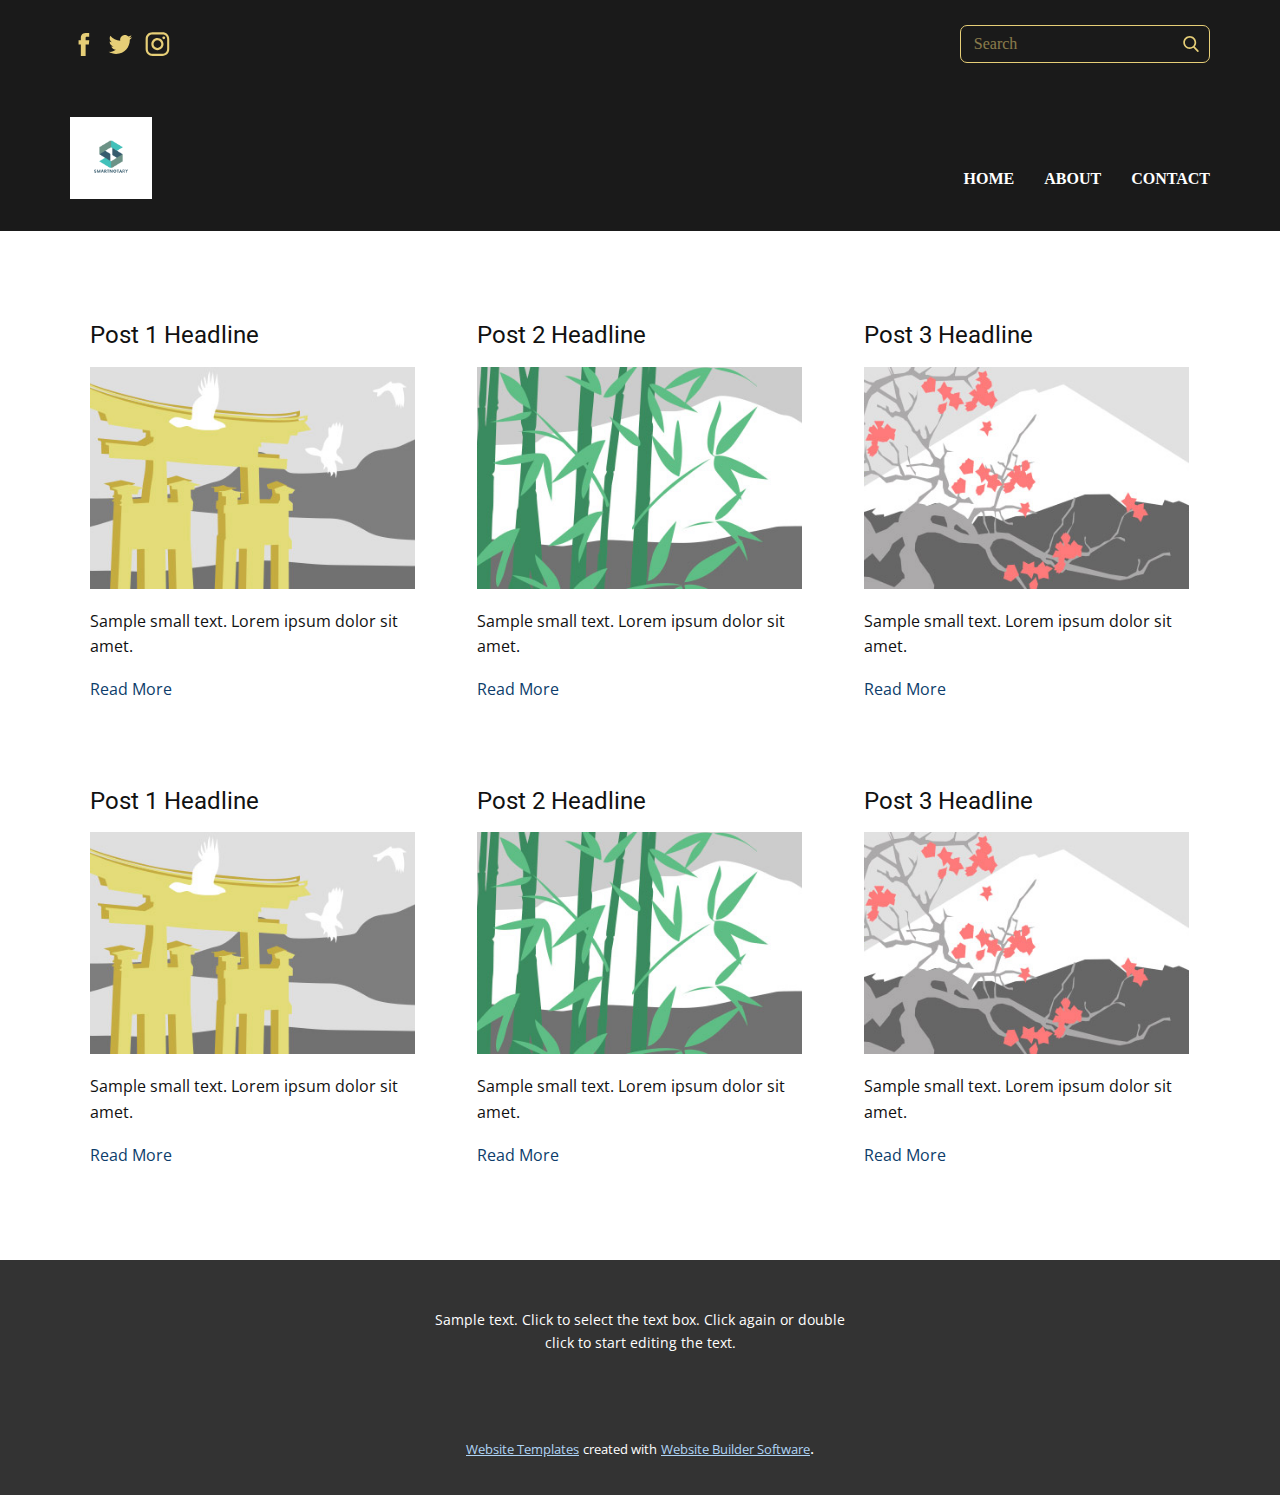
<file: blog/blog.html>
<html style="font-size: 16px;"><head>
    <meta name="viewport" content="width=device-width, initial-scale=1.0">
    <meta charset="utf-8">
    <meta name="keywords" content="">
    <meta name="description" content="">
    <meta name="page_type" content="np-template-header-footer-from-plugin">
    <title>Blog Template</title>
<!-- Google Tag Manager -->
    <script>(function(w,d,s,l,i){w[l]=w[l]||[];w[l].push({'gtm.start':
    new Date().getTime(),event:'gtm.js'});var f=d.getElementsByTagName(s)[0],
    j=d.createElement(s),dl=l!='dataLayer'?'&l='+l:'';j.async=true;j.src=
    'https://www.googletagmanager.com/gtm.js?id='+i+dl;f.parentNode.insertBefore(j,f);
    })(window,document,'script','dataLayer',' GTM-PWV8TKK');</script>
    <!-- End Google Tag Manager -->
    <link rel="stylesheet" href="../nicepage.css" media="screen">
<link rel="stylesheet" href="../Blog-Template.css" media="screen">
    <script class="u-script" type="text/javascript" src="../jquery.js" defer=""></script>
    <script class="u-script" type="text/javascript" src="../nicepage.js" defer=""></script>
    <meta name="generator" content="Nicepage 4.5.4, nicepage.com">
    <link id="u-theme-google-font" rel="stylesheet" href="https://fonts.googleapis.com/css?family=Roboto:100,100i,300,300i,400,400i,500,500i,700,700i,900,900i|Open+Sans:300,300i,400,400i,500,500i,600,600i,700,700i,800,800i">
    
    
    <script type="application/ld+json">{
		"@context": "http://schema.org",
		"@type": "Organization",
		"name": "Site4",
		"logo": "images/SmartNotary1.png",
		"sameAs": [
				"https://facebook.com/name",
				"https://twitter.com/name",
				"https://www.instagram.com/name"
		]
}</script>
    <meta name="theme-color" content="#0d3d6b">
    <meta name="twitter:site" content="@">
    <meta name="twitter:card" content="summary_large_image">
    <meta name="twitter:title" content="Blog Template">
    <meta name="twitter:description" content="Site4">
  </head>
  <body class="u-body u-xl-mode"><!-- Google Tag Manager (noscript) -->
    <noscript><iframe src="https://www.googletagmanager.com/ns.html?id= GTM-PWV8TKK" height="0" width="0" style="display:none;visibility:hidden"></iframe></noscript>
<!-- End Google Tag Manager (noscript) --><header class="u-align-left u-clearfix u-header u-section-row-container" id="sec-71b8"><div class="u-section-rows">
        <div class="u-palette-1-base u-section-row u-sticky u-section-row-1" id="sec-46aa">
          <div class="u-clearfix u-sheet u-sheet-1">
            <div class="u-social-icons u-spacing-10 u-social-icons-1">
              <a class="u-social-url" title="facebook" target="_blank" href="https://facebook.com/name"><span class="u-icon u-social-facebook u-social-icon u-icon-1"><svg class="u-svg-link" preserveAspectRatio="xMidYMin slice" viewBox="0 0 56.693 56.693" style=""><use xmlns:xlink="http://www.w3.org/1999/xlink" xlink:href="#svg-420e"></use></svg><svg class="u-svg-content" viewBox="0 0 56.693 56.693" id="svg-420e"><path d="M40.43,21.739h-7.645v-5.014c0-1.883,1.248-2.322,2.127-2.322c0.877,0,5.395,0,5.395,0V6.125l-7.43-0.029  c-8.248,0-10.125,6.174-10.125,10.125v5.518h-4.77v8.53h4.77c0,10.947,0,24.137,0,24.137h10.033c0,0,0-13.32,0-24.137h6.77  L40.43,21.739z"></path></svg></span>
              </a>
              <a class="u-social-url" title="twitter" target="_blank" href="https://twitter.com/name"><span class="u-icon u-social-icon u-social-twitter u-icon-2"><svg class="u-svg-link" preserveAspectRatio="xMidYMin slice" viewBox="0 0 56.693 56.693" style=""><use xmlns:xlink="http://www.w3.org/1999/xlink" xlink:href="#svg-5ef9"></use></svg><svg class="u-svg-content" viewBox="0 0 56.693 56.693" id="svg-5ef9"><path d="M52.837,15.065c-1.811,0.805-3.76,1.348-5.805,1.591c2.088-1.25,3.689-3.23,4.444-5.592c-1.953,1.159-4.115,2-6.418,2.454  c-1.843-1.964-4.47-3.192-7.377-3.192c-5.581,0-10.106,4.525-10.106,10.107c0,0.791,0.089,1.562,0.262,2.303  c-8.4-0.422-15.848-4.445-20.833-10.56c-0.87,1.492-1.368,3.228-1.368,5.082c0,3.506,1.784,6.6,4.496,8.412  c-1.656-0.053-3.215-0.508-4.578-1.265c-0.001,0.042-0.001,0.085-0.001,0.128c0,4.896,3.484,8.98,8.108,9.91  c-0.848,0.23-1.741,0.354-2.663,0.354c-0.652,0-1.285-0.063-1.902-0.182c1.287,4.015,5.019,6.938,9.441,7.019  c-3.459,2.711-7.816,4.327-12.552,4.327c-0.815,0-1.62-0.048-2.411-0.142c4.474,2.869,9.786,4.541,15.493,4.541  c18.591,0,28.756-15.4,28.756-28.756c0-0.438-0.009-0.875-0.028-1.309C49.769,18.873,51.483,17.092,52.837,15.065z"></path></svg></span>
              </a>
              <a class="u-social-url" title="instagram" target="_blank" href="https://www.instagram.com/name"><span class="u-icon u-social-icon u-social-instagram u-icon-3"><svg class="u-svg-link" preserveAspectRatio="xMidYMin slice" viewBox="0 0 56.7 56.7" style=""><use xmlns:xlink="http://www.w3.org/1999/xlink" xlink:href="#svg-d1b1"></use></svg><svg class="u-svg-content" viewBox="0 0 56.7 56.7" x="0px" y="0px" id="svg-d1b1"><g><path d="M28.2,16.7c-7,0-12.8,5.7-12.8,12.8s5.7,12.8,12.8,12.8S41,36.5,41,29.5S35.2,16.7,28.2,16.7z M28.2,37.7   c-4.5,0-8.2-3.7-8.2-8.2s3.7-8.2,8.2-8.2s8.2,3.7,8.2,8.2S32.7,37.7,28.2,37.7z"></path><circle cx="41.5" cy="16.4" r="2.9"></circle><path d="M49,8.9c-2.6-2.7-6.3-4.1-10.5-4.1H17.9c-8.7,0-14.5,5.8-14.5,14.5v20.5c0,4.3,1.4,8,4.2,10.7c2.7,2.6,6.3,3.9,10.4,3.9   h20.4c4.3,0,7.9-1.4,10.5-3.9c2.7-2.6,4.1-6.3,4.1-10.6V19.3C53,15.1,51.6,11.5,49,8.9z M48.6,39.9c0,3.1-1.1,5.6-2.9,7.3   s-4.3,2.6-7.3,2.6H18c-3,0-5.5-0.9-7.3-2.6C8.9,45.4,8,42.9,8,39.8V19.3c0-3,0.9-5.5,2.7-7.3c1.7-1.7,4.3-2.6,7.3-2.6h20.6   c3,0,5.5,0.9,7.3,2.7c1.7,1.8,2.7,4.3,2.7,7.2V39.9L48.6,39.9z"></path>
</g></svg></span>
              </a>
            </div>
            <form action="#" method="get" class="u-border-1 u-border-palette-1-light-2 u-expanded-width-xs u-radius-7 u-search u-search-right u-search-1">
              <button class="u-search-button" type="submit">
                <span class="u-search-icon u-spacing-10">
                  <svg class="u-svg-link" preserveAspectRatio="xMidYMin slice" viewBox="0 0 56.966 56.966" style=""><use xmlns:xlink="http://www.w3.org/1999/xlink" xlink:href="#svg-9dab"></use></svg>
                  <svg xmlns="http://www.w3.org/2000/svg" xmlns:xlink="http://www.w3.org/1999/xlink" version="1.1" id="svg-9dab" x="0px" y="0px" viewBox="0 0 56.966 56.966" style="enable-background:new 0 0 56.966 56.966;" xml:space="preserve" class="u-svg-content"><path d="M55.146,51.887L41.588,37.786c3.486-4.144,5.396-9.358,5.396-14.786c0-12.682-10.318-23-23-23s-23,10.318-23,23  s10.318,23,23,23c4.761,0,9.298-1.436,13.177-4.162l13.661,14.208c0.571,0.593,1.339,0.92,2.162,0.92  c0.779,0,1.518-0.297,2.079-0.837C56.255,54.982,56.293,53.08,55.146,51.887z M23.984,6c9.374,0,17,7.626,17,17s-7.626,17-17,17  s-17-7.626-17-17S14.61,6,23.984,6z"></path><g></g><g></g><g></g><g></g><g></g><g></g><g></g><g></g><g></g><g></g><g></g><g></g><g></g><g></g><g></g></svg>
                </span>
              </button>
              <input class="u-search-input" type="search" name="search" value="" placeholder="Search">
            </form>
          </div>
          
          
          
          
          
        </div>
        <div class="u-palette-1-base u-section-row u-section-row-2" id="sec-37e8">
          <div class="u-clearfix u-sheet u-valign-middle u-sheet-2">
            <a href="https://nicepage.com" class="u-image u-logo u-image-1" data-image-width="500" data-image-height="500">
              <img src="../images/SmartNotary1.png" class="u-logo-image u-logo-image-1" data-image-width="80">
            </a>
            <nav data-position="" class="u-menu u-menu-dropdown u-offcanvas u-menu-1">
              <div class="menu-collapse" style="font-size: 1rem; letter-spacing: 0px; font-weight: 700; text-transform: uppercase;">
                <a class="u-button-style u-custom-active-border-color u-custom-border u-custom-border-color u-custom-borders u-custom-hover-border-color u-custom-left-right-menu-spacing u-custom-padding-bottom u-custom-text-active-color u-custom-text-color u-custom-text-hover-color u-custom-top-bottom-menu-spacing u-nav-link u-text-palette-4-base" href="#" style="padding: 2px 0px; font-size: calc(1em + 4px);">
                  <svg class="u-svg-link" viewBox="0 0 24 24"><use xmlns:xlink="http://www.w3.org/1999/xlink" xlink:href="#menu-hamburger"></use></svg>
                  <svg class="u-svg-content" version="1.1" id="menu-hamburger" viewBox="0 0 16 16" x="0px" y="0px" xmlns:xlink="http://www.w3.org/1999/xlink" xmlns="http://www.w3.org/2000/svg"><g><rect y="1" width="16" height="2"></rect><rect y="7" width="16" height="2"></rect><rect y="13" width="16" height="2"></rect>
</g></svg>
                </a>
              </div>
              <div class="u-nav-container">
                <ul class="u-nav u-spacing-30 u-unstyled u-nav-1"><li class="u-nav-item"><a class="u-border-2 u-border-active-palette-1-light-2 u-border-hover-palette-1-base u-border-no-left u-border-no-right u-border-no-top u-button-style u-nav-link u-text-active-palette-1-light-2 u-text-body-alt-color u-text-hover-palette-1-light-2" href="../Home.html" style="padding: 10px 0px;">Home</a>
</li><li class="u-nav-item"><a class="u-border-2 u-border-active-palette-1-light-2 u-border-hover-palette-1-base u-border-no-left u-border-no-right u-border-no-top u-button-style u-nav-link u-text-active-palette-1-light-2 u-text-body-alt-color u-text-hover-palette-1-light-2" href="../About.html" style="padding: 10px 0px;">About</a>
</li><li class="u-nav-item"><a class="u-border-2 u-border-active-palette-1-light-2 u-border-hover-palette-1-base u-border-no-left u-border-no-right u-border-no-top u-button-style u-nav-link u-text-active-palette-1-light-2 u-text-body-alt-color u-text-hover-palette-1-light-2" href="../Contact.html" style="padding: 10px 0px;">Contact</a>
</li></ul>
              </div>
              <div class="u-custom-menu u-nav-container-collapse">
                <div class="u-black u-container-style u-inner-container-layout u-opacity u-opacity-95 u-sidenav">
                  <div class="u-inner-container-layout u-sidenav-overflow">
                    <div class="u-menu-close"></div>
                    <ul class="u-align-center u-nav u-popupmenu-items u-unstyled u-nav-2"><li class="u-nav-item"><a class="u-button-style u-nav-link" href="../Home.html">Home</a>
</li><li class="u-nav-item"><a class="u-button-style u-nav-link" href="../About.html">About</a>
</li><li class="u-nav-item"><a class="u-button-style u-nav-link" href="../Contact.html">Contact</a>
</li><li class="u-nav-item"><a class="u-button-style u-nav-link" href="../Home.html">Home</a>
</li></ul>
                  </div>
                </div>
                <div class="u-black u-menu-overlay u-opacity u-opacity-70"></div>
              </div>
            </nav>
          </div>
          
          
          
          
          
        </div>
      </div></header>
    <section class="u-clearfix u-section-1" id="sec-a8e2">
      <div class="u-clearfix u-sheet u-valign-middle u-sheet-1"><!--blog--><!--blog_options_json--><!--{"type":"Recent","source":"","tags":"","count":""}--><!--/blog_options_json-->
        <div class="u-blog u-expanded-width u-repeater u-repeater-1"><!--blog_post-->
          <div class="u-blog-post u-container-style u-repeater-item u-white u-repeater-item-1">
            <div class="u-container-layout u-similar-container u-valign-top u-container-layout-1"><!--blog_post_header-->
              <h4 class="u-blog-control u-text u-text-1">
                <a class="u-post-header-link" href="../blog/post-5.html"><!--blog_post_header_content-->Post 1 Headline<!--/blog_post_header_content--></a>
              </h4><!--/blog_post_header--><!--blog_post_image-->
              <a class="u-post-header-link" href="../blog/post-5.html"><img alt="" class="u-blog-control u-expanded-width u-image u-image-default u-image-1" src="[data-uri]"></a><!--/blog_post_image--><!--blog_post_content-->
              <div class="u-blog-control u-post-content u-text u-text-2 fr-view">Sample small text. Lorem ipsum dolor sit amet.</div><!--/blog_post_content--><!--blog_post_readmore-->
              <a href="../blog/post-5.html" class="u-blog-control u-border-2 u-border-palette-1-base u-btn u-btn-rectangle u-button-style u-none u-btn-1"><!--blog_post_readmore_content--><!--options_json--><!--{"content":"","defaultValue":"Read More"}--><!--/options_json-->Read More<!--/blog_post_readmore_content--></a><!--/blog_post_readmore-->
            </div>
          </div><div class="u-blog-post u-container-style u-repeater-item u-video-cover u-white">
            <div class="u-container-layout u-similar-container u-valign-top u-container-layout-2"><!--blog_post_header-->
              <h4 class="u-blog-control u-text u-text-3">
                <a class="u-post-header-link" href="../blog/post-4.html"><!--blog_post_header_content-->Post 2 Headline<!--/blog_post_header_content--></a>
              </h4><!--/blog_post_header--><!--blog_post_image-->
              <a class="u-post-header-link" href="../blog/post-4.html"><img alt="" class="u-blog-control u-expanded-width u-image u-image-default u-image-2" src="[data-uri]"></a><!--/blog_post_image--><!--blog_post_content-->
              <div class="u-blog-control u-post-content u-text u-text-4 fr-view">Sample small text. Lorem ipsum dolor sit amet.</div><!--/blog_post_content--><!--blog_post_readmore-->
              <a href="../blog/post-4.html" class="u-blog-control u-border-2 u-border-palette-1-base u-btn u-btn-rectangle u-button-style u-none u-btn-2"><!--blog_post_readmore_content--><!--options_json--><!--{"content":"","defaultValue":"Read More"}--><!--/options_json-->Read More<!--/blog_post_readmore_content--></a><!--/blog_post_readmore-->
            </div>
          </div><div class="u-blog-post u-container-style u-repeater-item u-video-cover u-white">
            <div class="u-container-layout u-similar-container u-valign-top u-container-layout-3"><!--blog_post_header-->
              <h4 class="u-blog-control u-text u-text-5">
                <a class="u-post-header-link" href="../blog/post-3.html"><!--blog_post_header_content-->Post 3 Headline<!--/blog_post_header_content--></a>
              </h4><!--/blog_post_header--><!--blog_post_image-->
              <a class="u-post-header-link" href="../blog/post-3.html"><img alt="" class="u-blog-control u-expanded-width u-image u-image-default u-image-3" src="[data-uri]"></a><!--/blog_post_image--><!--blog_post_content-->
              <div class="u-blog-control u-post-content u-text u-text-6 fr-view">Sample small text. Lorem ipsum dolor sit amet.</div><!--/blog_post_content--><!--blog_post_readmore-->
              <a href="../blog/post-3.html" class="u-blog-control u-border-2 u-border-palette-1-base u-btn u-btn-rectangle u-button-style u-none u-btn-3"><!--blog_post_readmore_content--><!--options_json--><!--{"content":"","defaultValue":"Read More"}--><!--/options_json-->Read More<!--/blog_post_readmore_content--></a><!--/blog_post_readmore-->
            </div>
          </div><div class="u-blog-post u-container-style u-repeater-item u-white u-repeater-item-1">
            <div class="u-container-layout u-similar-container u-valign-top u-container-layout-1"><!--blog_post_header-->
              <h4 class="u-blog-control u-text u-text-1">
                <a class="u-post-header-link" href="../blog/post-2.html"><!--blog_post_header_content-->Post 1 Headline<!--/blog_post_header_content--></a>
              </h4><!--/blog_post_header--><!--blog_post_image-->
              <a class="u-post-header-link" href="../blog/post-2.html"><img alt="" class="u-blog-control u-expanded-width u-image u-image-default u-image-1" src="[data-uri]"></a><!--/blog_post_image--><!--blog_post_content-->
              <div class="u-blog-control u-post-content u-text u-text-2 fr-view">Sample small text. Lorem ipsum dolor sit amet.</div><!--/blog_post_content--><!--blog_post_readmore-->
              <a href="../blog/post-2.html" class="u-blog-control u-border-2 u-border-palette-1-base u-btn u-btn-rectangle u-button-style u-none u-btn-1"><!--blog_post_readmore_content--><!--options_json--><!--{"content":"","defaultValue":"Read More"}--><!--/options_json-->Read More<!--/blog_post_readmore_content--></a><!--/blog_post_readmore-->
            </div>
          </div><div class="u-blog-post u-container-style u-repeater-item u-video-cover u-white">
            <div class="u-container-layout u-similar-container u-valign-top u-container-layout-2"><!--blog_post_header-->
              <h4 class="u-blog-control u-text u-text-3">
                <a class="u-post-header-link" href="../blog/post-1.html"><!--blog_post_header_content-->Post 2 Headline<!--/blog_post_header_content--></a>
              </h4><!--/blog_post_header--><!--blog_post_image-->
              <a class="u-post-header-link" href="../blog/post-1.html"><img alt="" class="u-blog-control u-expanded-width u-image u-image-default u-image-2" src="[data-uri]"></a><!--/blog_post_image--><!--blog_post_content-->
              <div class="u-blog-control u-post-content u-text u-text-4 fr-view">Sample small text. Lorem ipsum dolor sit amet.</div><!--/blog_post_content--><!--blog_post_readmore-->
              <a href="../blog/post-1.html" class="u-blog-control u-border-2 u-border-palette-1-base u-btn u-btn-rectangle u-button-style u-none u-btn-2"><!--blog_post_readmore_content--><!--options_json--><!--{"content":"","defaultValue":"Read More"}--><!--/options_json-->Read More<!--/blog_post_readmore_content--></a><!--/blog_post_readmore-->
            </div>
          </div><div class="u-blog-post u-container-style u-repeater-item u-video-cover u-white">
            <div class="u-container-layout u-similar-container u-valign-top u-container-layout-3"><!--blog_post_header-->
              <h4 class="u-blog-control u-text u-text-5">
                <a class="u-post-header-link" href="../blog/post.html"><!--blog_post_header_content-->Post 3 Headline<!--/blog_post_header_content--></a>
              </h4><!--/blog_post_header--><!--blog_post_image-->
              <a class="u-post-header-link" href="../blog/post.html"><img alt="" class="u-blog-control u-expanded-width u-image u-image-default u-image-3" src="[data-uri]"></a><!--/blog_post_image--><!--blog_post_content-->
              <div class="u-blog-control u-post-content u-text u-text-6 fr-view">Sample small text. Lorem ipsum dolor sit amet.</div><!--/blog_post_content--><!--blog_post_readmore-->
              <a href="../blog/post.html" class="u-blog-control u-border-2 u-border-palette-1-base u-btn u-btn-rectangle u-button-style u-none u-btn-3"><!--blog_post_readmore_content--><!--options_json--><!--{"content":"","defaultValue":"Read More"}--><!--/options_json-->Read More<!--/blog_post_readmore_content--></a><!--/blog_post_readmore-->
            </div>
          </div><!--/blog_post--><!--blog_post-->
          <!--/blog_post--><!--blog_post-->
          <!--/blog_post-->
        </div><!--/blog-->
      </div>
    </section>
    
    
    <footer class="u-align-center u-clearfix u-footer u-grey-80 u-footer" id="sec-0356"><div class="u-clearfix u-sheet u-sheet-1">
        <p class="u-small-text u-text u-text-variant u-text-1">Sample text. Click to select the text box. Click again or double click to start editing the text.</p>
      </div></footer>
    <section class="u-backlink u-clearfix u-grey-80">
      <a class="u-link" href="https://nicepage.com/website-templates" target="_blank">
        <span>Website Templates</span>
      </a>
      <p class="u-text">
        <span>created with</span>
      </p>
      <a class="u-link" href="" target="_blank">
        <span>Website Builder Software</span>
      </a>. 
    </section>
  
</body></html>
</file>
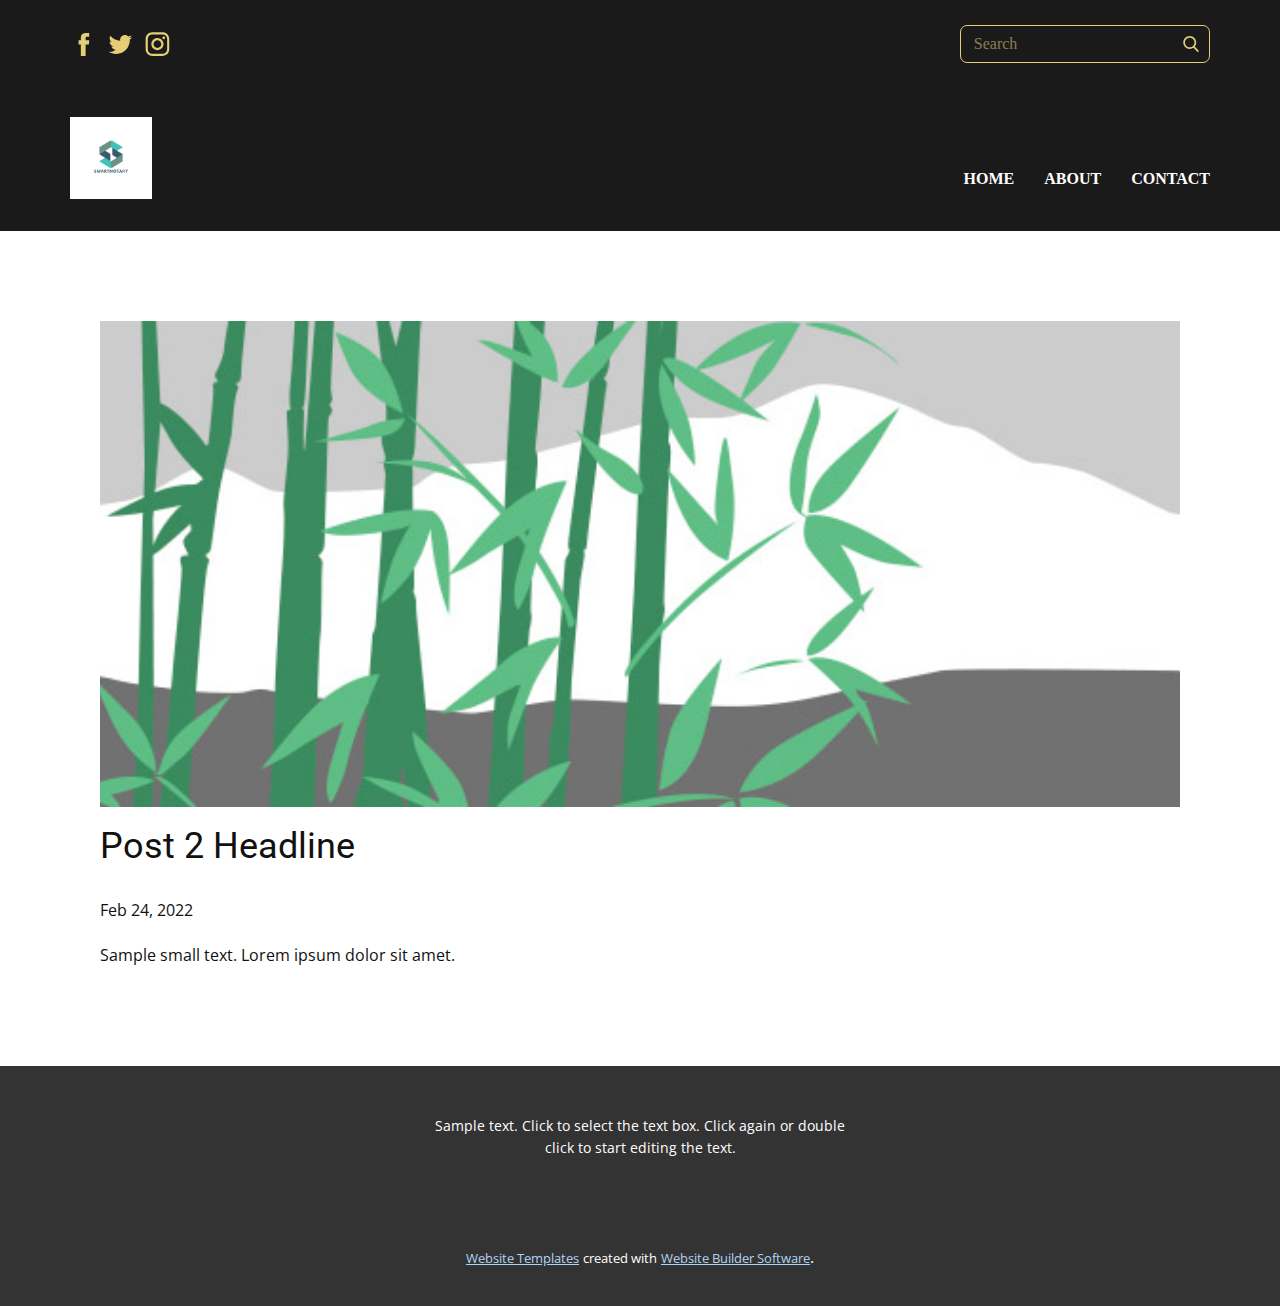
<file: blog/post-1.html>
<!doctype html>
<html style="font-size: 16px;"><head>
    <meta name="viewport" content="width=device-width, initial-scale=1.0">
    <meta charset="utf-8">
    <meta name="keywords" content="Post 1 Headline">
    <meta name="description" content="">
    <meta name="page_type" content="np-template-header-footer-from-plugin">
    <title>Post 2 Headline</title>
<!-- Google Tag Manager -->
    <script>(function(w,d,s,l,i){w[l]=w[l]||[];w[l].push({'gtm.start':
    new Date().getTime(),event:'gtm.js'});var f=d.getElementsByTagName(s)[0],
    j=d.createElement(s),dl=l!='dataLayer'?'&l='+l:'';j.async=true;j.src=
    'https://www.googletagmanager.com/gtm.js?id='+i+dl;f.parentNode.insertBefore(j,f);
    })(window,document,'script','dataLayer',' GTM-PWV8TKK');</script>
    <!-- End Google Tag Manager -->
    <link rel="stylesheet" href="../nicepage.css" media="screen">
<link rel="stylesheet" href="../Post-Template.css" media="screen">
    <script class="u-script" type="text/javascript" src="../jquery.js" defer=""></script>
    <script class="u-script" type="text/javascript" src="../nicepage.js" defer=""></script>
    <meta name="generator" content="Nicepage 4.5.4, nicepage.com">
    <link id="u-theme-google-font" rel="stylesheet" href="https://fonts.googleapis.com/css?family=Roboto:100,100i,300,300i,400,400i,500,500i,700,700i,900,900i|Open+Sans:300,300i,400,400i,500,500i,600,600i,700,700i,800,800i">
    
    
    <script type="application/ld+json">{
		"@context": "http://schema.org",
		"@type": "Organization",
		"name": "Site4",
		"logo": "images/SmartNotary1.png",
		"sameAs": [
				"https://facebook.com/name",
				"https://twitter.com/name",
				"https://www.instagram.com/name"
		]
}</script>
    <meta name="theme-color" content="#0d3d6b">
    <meta name="twitter:site" content="@">
    <meta name="twitter:card" content="summary_large_image">
    <meta name="twitter:title" content="Post Template">
    <meta name="twitter:description" content="Site4">
  </head>
  <body class="u-body u-xl-mode"><!-- Google Tag Manager (noscript) -->
    <noscript><iframe src="https://www.googletagmanager.com/ns.html?id= GTM-PWV8TKK" height="0" width="0" style="display:none;visibility:hidden"></iframe></noscript>
<!-- End Google Tag Manager (noscript) --><header class="u-align-left u-clearfix u-header u-section-row-container" id="sec-71b8"><div class="u-section-rows">
        <div class="u-palette-1-base u-section-row u-sticky u-section-row-1" id="sec-46aa">
          <div class="u-clearfix u-sheet u-sheet-1">
            <div class="u-social-icons u-spacing-10 u-social-icons-1">
              <a class="u-social-url" title="facebook" target="_blank" href="https://facebook.com/name"><span class="u-icon u-social-facebook u-social-icon u-icon-1"><svg class="u-svg-link" preserveAspectRatio="xMidYMin slice" viewBox="0 0 56.693 56.693" style=""><use xmlns:xlink="http://www.w3.org/1999/xlink" xlink:href="#svg-420e"></use></svg><svg class="u-svg-content" viewBox="0 0 56.693 56.693" id="svg-420e"><path d="M40.43,21.739h-7.645v-5.014c0-1.883,1.248-2.322,2.127-2.322c0.877,0,5.395,0,5.395,0V6.125l-7.43-0.029  c-8.248,0-10.125,6.174-10.125,10.125v5.518h-4.77v8.53h4.77c0,10.947,0,24.137,0,24.137h10.033c0,0,0-13.32,0-24.137h6.77  L40.43,21.739z"></path></svg></span>
              </a>
              <a class="u-social-url" title="twitter" target="_blank" href="https://twitter.com/name"><span class="u-icon u-social-icon u-social-twitter u-icon-2"><svg class="u-svg-link" preserveAspectRatio="xMidYMin slice" viewBox="0 0 56.693 56.693" style=""><use xmlns:xlink="http://www.w3.org/1999/xlink" xlink:href="#svg-5ef9"></use></svg><svg class="u-svg-content" viewBox="0 0 56.693 56.693" id="svg-5ef9"><path d="M52.837,15.065c-1.811,0.805-3.76,1.348-5.805,1.591c2.088-1.25,3.689-3.23,4.444-5.592c-1.953,1.159-4.115,2-6.418,2.454  c-1.843-1.964-4.47-3.192-7.377-3.192c-5.581,0-10.106,4.525-10.106,10.107c0,0.791,0.089,1.562,0.262,2.303  c-8.4-0.422-15.848-4.445-20.833-10.56c-0.87,1.492-1.368,3.228-1.368,5.082c0,3.506,1.784,6.6,4.496,8.412  c-1.656-0.053-3.215-0.508-4.578-1.265c-0.001,0.042-0.001,0.085-0.001,0.128c0,4.896,3.484,8.98,8.108,9.91  c-0.848,0.23-1.741,0.354-2.663,0.354c-0.652,0-1.285-0.063-1.902-0.182c1.287,4.015,5.019,6.938,9.441,7.019  c-3.459,2.711-7.816,4.327-12.552,4.327c-0.815,0-1.62-0.048-2.411-0.142c4.474,2.869,9.786,4.541,15.493,4.541  c18.591,0,28.756-15.4,28.756-28.756c0-0.438-0.009-0.875-0.028-1.309C49.769,18.873,51.483,17.092,52.837,15.065z"></path></svg></span>
              </a>
              <a class="u-social-url" title="instagram" target="_blank" href="https://www.instagram.com/name"><span class="u-icon u-social-icon u-social-instagram u-icon-3"><svg class="u-svg-link" preserveAspectRatio="xMidYMin slice" viewBox="0 0 56.7 56.7" style=""><use xmlns:xlink="http://www.w3.org/1999/xlink" xlink:href="#svg-d1b1"></use></svg><svg class="u-svg-content" viewBox="0 0 56.7 56.7" x="0px" y="0px" id="svg-d1b1"><g><path d="M28.2,16.7c-7,0-12.8,5.7-12.8,12.8s5.7,12.8,12.8,12.8S41,36.5,41,29.5S35.2,16.7,28.2,16.7z M28.2,37.7   c-4.5,0-8.2-3.7-8.2-8.2s3.7-8.2,8.2-8.2s8.2,3.7,8.2,8.2S32.7,37.7,28.2,37.7z"></path><circle cx="41.5" cy="16.4" r="2.9"></circle><path d="M49,8.9c-2.6-2.7-6.3-4.1-10.5-4.1H17.9c-8.7,0-14.5,5.8-14.5,14.5v20.5c0,4.3,1.4,8,4.2,10.7c2.7,2.6,6.3,3.9,10.4,3.9   h20.4c4.3,0,7.9-1.4,10.5-3.9c2.7-2.6,4.1-6.3,4.1-10.6V19.3C53,15.1,51.6,11.5,49,8.9z M48.6,39.9c0,3.1-1.1,5.6-2.9,7.3   s-4.3,2.6-7.3,2.6H18c-3,0-5.5-0.9-7.3-2.6C8.9,45.4,8,42.9,8,39.8V19.3c0-3,0.9-5.5,2.7-7.3c1.7-1.7,4.3-2.6,7.3-2.6h20.6   c3,0,5.5,0.9,7.3,2.7c1.7,1.8,2.7,4.3,2.7,7.2V39.9L48.6,39.9z"></path>
</g></svg></span>
              </a>
            </div>
            <form action="#" method="get" class="u-border-1 u-border-palette-1-light-2 u-expanded-width-xs u-radius-7 u-search u-search-right u-search-1">
              <button class="u-search-button" type="submit">
                <span class="u-search-icon u-spacing-10">
                  <svg class="u-svg-link" preserveAspectRatio="xMidYMin slice" viewBox="0 0 56.966 56.966" style=""><use xmlns:xlink="http://www.w3.org/1999/xlink" xlink:href="#svg-9dab"></use></svg>
                  <svg xmlns="http://www.w3.org/2000/svg" xmlns:xlink="http://www.w3.org/1999/xlink" version="1.1" id="svg-9dab" x="0px" y="0px" viewBox="0 0 56.966 56.966" style="enable-background:new 0 0 56.966 56.966;" xml:space="preserve" class="u-svg-content"><path d="M55.146,51.887L41.588,37.786c3.486-4.144,5.396-9.358,5.396-14.786c0-12.682-10.318-23-23-23s-23,10.318-23,23  s10.318,23,23,23c4.761,0,9.298-1.436,13.177-4.162l13.661,14.208c0.571,0.593,1.339,0.92,2.162,0.92  c0.779,0,1.518-0.297,2.079-0.837C56.255,54.982,56.293,53.08,55.146,51.887z M23.984,6c9.374,0,17,7.626,17,17s-7.626,17-17,17  s-17-7.626-17-17S14.61,6,23.984,6z"></path><g></g><g></g><g></g><g></g><g></g><g></g><g></g><g></g><g></g><g></g><g></g><g></g><g></g><g></g><g></g></svg>
                </span>
              </button>
              <input class="u-search-input" type="search" name="search" value="" placeholder="Search">
            </form>
          </div>
          
          
          
          
          
        </div>
        <div class="u-palette-1-base u-section-row u-section-row-2" id="sec-37e8">
          <div class="u-clearfix u-sheet u-valign-middle u-sheet-2">
            <a href="https://nicepage.com" class="u-image u-logo u-image-1" data-image-width="500" data-image-height="500">
              <img src="../images/SmartNotary1.png" class="u-logo-image u-logo-image-1" data-image-width="80">
            </a>
            <nav data-position="" class="u-menu u-menu-dropdown u-offcanvas u-menu-1">
              <div class="menu-collapse" style="font-size: 1rem; letter-spacing: 0px; font-weight: 700; text-transform: uppercase;">
                <a class="u-button-style u-custom-active-border-color u-custom-border u-custom-border-color u-custom-borders u-custom-hover-border-color u-custom-left-right-menu-spacing u-custom-padding-bottom u-custom-text-active-color u-custom-text-color u-custom-text-hover-color u-custom-top-bottom-menu-spacing u-nav-link u-text-palette-4-base" href="#" style="padding: 2px 0px; font-size: calc(1em + 4px);">
                  <svg class="u-svg-link" viewBox="0 0 24 24"><use xmlns:xlink="http://www.w3.org/1999/xlink" xlink:href="#menu-hamburger"></use></svg>
                  <svg class="u-svg-content" version="1.1" id="menu-hamburger" viewBox="0 0 16 16" x="0px" y="0px" xmlns:xlink="http://www.w3.org/1999/xlink" xmlns="http://www.w3.org/2000/svg"><g><rect y="1" width="16" height="2"></rect><rect y="7" width="16" height="2"></rect><rect y="13" width="16" height="2"></rect>
</g></svg>
                </a>
              </div>
              <div class="u-nav-container">
                <ul class="u-nav u-spacing-30 u-unstyled u-nav-1"><li class="u-nav-item"><a class="u-border-2 u-border-active-palette-1-light-2 u-border-hover-palette-1-base u-border-no-left u-border-no-right u-border-no-top u-button-style u-nav-link u-text-active-palette-1-light-2 u-text-body-alt-color u-text-hover-palette-1-light-2" href="../Home.html" style="padding: 10px 0px;">Home</a>
</li><li class="u-nav-item"><a class="u-border-2 u-border-active-palette-1-light-2 u-border-hover-palette-1-base u-border-no-left u-border-no-right u-border-no-top u-button-style u-nav-link u-text-active-palette-1-light-2 u-text-body-alt-color u-text-hover-palette-1-light-2" href="../About.html" style="padding: 10px 0px;">About</a>
</li><li class="u-nav-item"><a class="u-border-2 u-border-active-palette-1-light-2 u-border-hover-palette-1-base u-border-no-left u-border-no-right u-border-no-top u-button-style u-nav-link u-text-active-palette-1-light-2 u-text-body-alt-color u-text-hover-palette-1-light-2" href="../Contact.html" style="padding: 10px 0px;">Contact</a>
</li></ul>
              </div>
              <div class="u-custom-menu u-nav-container-collapse">
                <div class="u-black u-container-style u-inner-container-layout u-opacity u-opacity-95 u-sidenav">
                  <div class="u-inner-container-layout u-sidenav-overflow">
                    <div class="u-menu-close"></div>
                    <ul class="u-align-center u-nav u-popupmenu-items u-unstyled u-nav-2"><li class="u-nav-item"><a class="u-button-style u-nav-link" href="../Home.html">Home</a>
</li><li class="u-nav-item"><a class="u-button-style u-nav-link" href="../About.html">About</a>
</li><li class="u-nav-item"><a class="u-button-style u-nav-link" href="../Contact.html">Contact</a>
</li><li class="u-nav-item"><a class="u-button-style u-nav-link" href="../Home.html">Home</a>
</li></ul>
                  </div>
                </div>
                <div class="u-black u-menu-overlay u-opacity u-opacity-70"></div>
              </div>
            </nav>
          </div>
          
          
          
          
          
        </div>
      </div></header>
    <section class="u-align-center u-clearfix u-section-1" id="sec-dbe9">
      <div class="u-clearfix u-sheet u-valign-middle-md u-valign-middle-sm u-valign-middle-xs u-sheet-1"><!--post_details--><!--post_details_options_json--><!--{"source":""}--><!--/post_details_options_json--><!--blog_post-->
        <div class="u-container-style u-expanded-width u-post-details u-post-details-1">
          <div class="u-container-layout u-valign-middle u-container-layout-1"><!--blog_post_image-->
            <img alt="" class="u-blog-control u-expanded-width u-image u-image-default u-image-1" src="[data-uri]"><!--/blog_post_image--><!--blog_post_header-->
            <h2 class="u-blog-control u-text u-text-1">Post 2 Headline</h2><!--/blog_post_header--><!--blog_post_metadata-->
            <div class="u-blog-control u-metadata u-metadata-1"><!--blog_post_metadata_date-->
              <span class="u-meta-date u-meta-icon">Feb 24, 2022</span><!--/blog_post_metadata_date--><!--blog_post_metadata_category-->
              <!--/blog_post_metadata_category--><!--blog_post_metadata_comments-->
              <!--/blog_post_metadata_comments-->
            </div><!--/blog_post_metadata--><!--blog_post_content-->
            <div class="u-align-justify u-blog-control u-post-content u-text u-text-2 fr-view">
  Sample small text. Lorem ipsum dolor sit amet.
  </div><!--/blog_post_content-->
          </div>
        </div><!--/blog_post--><!--/post_details-->
      </div>
    </section>
    
    
    <footer class="u-align-center u-clearfix u-footer u-grey-80 u-footer" id="sec-0356"><div class="u-clearfix u-sheet u-sheet-1">
        <p class="u-small-text u-text u-text-variant u-text-1">Sample text. Click to select the text box. Click again or double click to start editing the text.</p>
      </div></footer>
    <section class="u-backlink u-clearfix u-grey-80">
      <a class="u-link" href="https://nicepage.com/website-templates" target="_blank">
        <span>Website Templates</span>
      </a>
      <p class="u-text">
        <span>created with</span>
      </p>
      <a class="u-link" href="" target="_blank">
        <span>Website Builder Software</span>
      </a>. 
    </section>
  
</body></html>
</file>
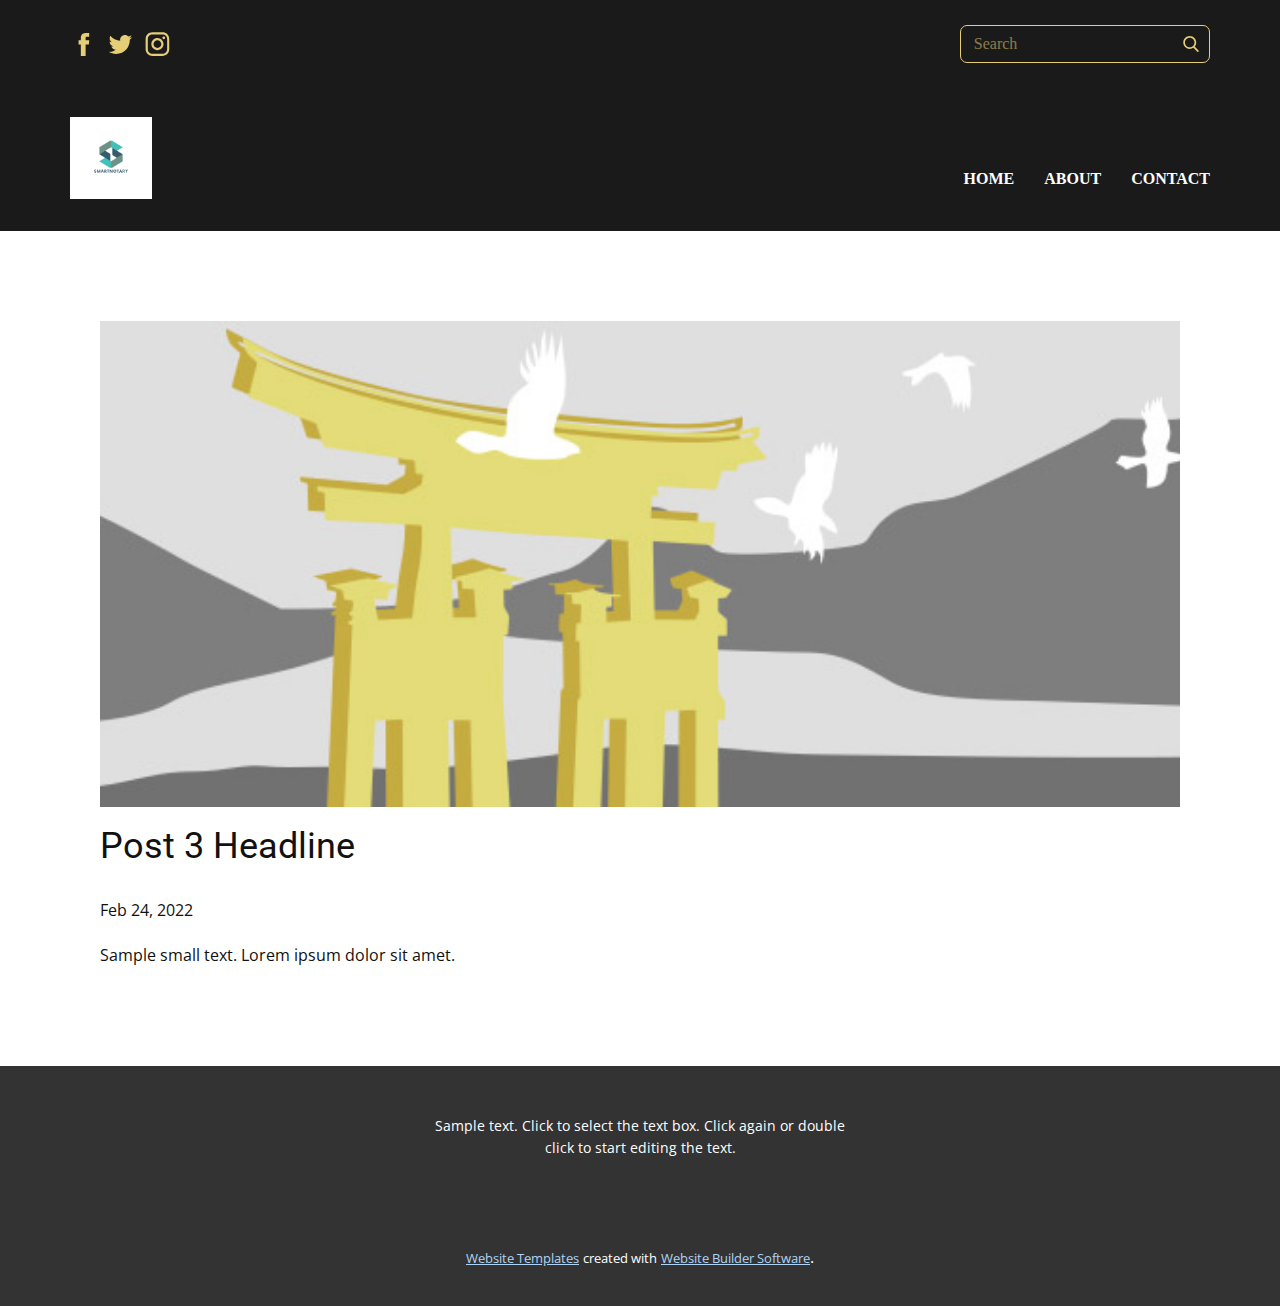
<file: blog/post-2.html>
<!doctype html>
<html style="font-size: 16px;"><head>
    <meta name="viewport" content="width=device-width, initial-scale=1.0">
    <meta charset="utf-8">
    <meta name="keywords" content="Post 1 Headline">
    <meta name="description" content="">
    <meta name="page_type" content="np-template-header-footer-from-plugin">
    <title>Post 3 Headline</title>
<!-- Google Tag Manager -->
    <script>(function(w,d,s,l,i){w[l]=w[l]||[];w[l].push({'gtm.start':
    new Date().getTime(),event:'gtm.js'});var f=d.getElementsByTagName(s)[0],
    j=d.createElement(s),dl=l!='dataLayer'?'&l='+l:'';j.async=true;j.src=
    'https://www.googletagmanager.com/gtm.js?id='+i+dl;f.parentNode.insertBefore(j,f);
    })(window,document,'script','dataLayer',' GTM-PWV8TKK');</script>
    <!-- End Google Tag Manager -->
    <link rel="stylesheet" href="../nicepage.css" media="screen">
<link rel="stylesheet" href="../Post-Template.css" media="screen">
    <script class="u-script" type="text/javascript" src="../jquery.js" defer=""></script>
    <script class="u-script" type="text/javascript" src="../nicepage.js" defer=""></script>
    <meta name="generator" content="Nicepage 4.5.4, nicepage.com">
    <link id="u-theme-google-font" rel="stylesheet" href="https://fonts.googleapis.com/css?family=Roboto:100,100i,300,300i,400,400i,500,500i,700,700i,900,900i|Open+Sans:300,300i,400,400i,500,500i,600,600i,700,700i,800,800i">
    
    
    <script type="application/ld+json">{
		"@context": "http://schema.org",
		"@type": "Organization",
		"name": "Site4",
		"logo": "images/SmartNotary1.png",
		"sameAs": [
				"https://facebook.com/name",
				"https://twitter.com/name",
				"https://www.instagram.com/name"
		]
}</script>
    <meta name="theme-color" content="#0d3d6b">
    <meta name="twitter:site" content="@">
    <meta name="twitter:card" content="summary_large_image">
    <meta name="twitter:title" content="Post Template">
    <meta name="twitter:description" content="Site4">
  </head>
  <body class="u-body u-xl-mode"><!-- Google Tag Manager (noscript) -->
    <noscript><iframe src="https://www.googletagmanager.com/ns.html?id= GTM-PWV8TKK" height="0" width="0" style="display:none;visibility:hidden"></iframe></noscript>
<!-- End Google Tag Manager (noscript) --><header class="u-align-left u-clearfix u-header u-section-row-container" id="sec-71b8"><div class="u-section-rows">
        <div class="u-palette-1-base u-section-row u-sticky u-section-row-1" id="sec-46aa">
          <div class="u-clearfix u-sheet u-sheet-1">
            <div class="u-social-icons u-spacing-10 u-social-icons-1">
              <a class="u-social-url" title="facebook" target="_blank" href="https://facebook.com/name"><span class="u-icon u-social-facebook u-social-icon u-icon-1"><svg class="u-svg-link" preserveAspectRatio="xMidYMin slice" viewBox="0 0 56.693 56.693" style=""><use xmlns:xlink="http://www.w3.org/1999/xlink" xlink:href="#svg-420e"></use></svg><svg class="u-svg-content" viewBox="0 0 56.693 56.693" id="svg-420e"><path d="M40.43,21.739h-7.645v-5.014c0-1.883,1.248-2.322,2.127-2.322c0.877,0,5.395,0,5.395,0V6.125l-7.43-0.029  c-8.248,0-10.125,6.174-10.125,10.125v5.518h-4.77v8.53h4.77c0,10.947,0,24.137,0,24.137h10.033c0,0,0-13.32,0-24.137h6.77  L40.43,21.739z"></path></svg></span>
              </a>
              <a class="u-social-url" title="twitter" target="_blank" href="https://twitter.com/name"><span class="u-icon u-social-icon u-social-twitter u-icon-2"><svg class="u-svg-link" preserveAspectRatio="xMidYMin slice" viewBox="0 0 56.693 56.693" style=""><use xmlns:xlink="http://www.w3.org/1999/xlink" xlink:href="#svg-5ef9"></use></svg><svg class="u-svg-content" viewBox="0 0 56.693 56.693" id="svg-5ef9"><path d="M52.837,15.065c-1.811,0.805-3.76,1.348-5.805,1.591c2.088-1.25,3.689-3.23,4.444-5.592c-1.953,1.159-4.115,2-6.418,2.454  c-1.843-1.964-4.47-3.192-7.377-3.192c-5.581,0-10.106,4.525-10.106,10.107c0,0.791,0.089,1.562,0.262,2.303  c-8.4-0.422-15.848-4.445-20.833-10.56c-0.87,1.492-1.368,3.228-1.368,5.082c0,3.506,1.784,6.6,4.496,8.412  c-1.656-0.053-3.215-0.508-4.578-1.265c-0.001,0.042-0.001,0.085-0.001,0.128c0,4.896,3.484,8.98,8.108,9.91  c-0.848,0.23-1.741,0.354-2.663,0.354c-0.652,0-1.285-0.063-1.902-0.182c1.287,4.015,5.019,6.938,9.441,7.019  c-3.459,2.711-7.816,4.327-12.552,4.327c-0.815,0-1.62-0.048-2.411-0.142c4.474,2.869,9.786,4.541,15.493,4.541  c18.591,0,28.756-15.4,28.756-28.756c0-0.438-0.009-0.875-0.028-1.309C49.769,18.873,51.483,17.092,52.837,15.065z"></path></svg></span>
              </a>
              <a class="u-social-url" title="instagram" target="_blank" href="https://www.instagram.com/name"><span class="u-icon u-social-icon u-social-instagram u-icon-3"><svg class="u-svg-link" preserveAspectRatio="xMidYMin slice" viewBox="0 0 56.7 56.7" style=""><use xmlns:xlink="http://www.w3.org/1999/xlink" xlink:href="#svg-d1b1"></use></svg><svg class="u-svg-content" viewBox="0 0 56.7 56.7" x="0px" y="0px" id="svg-d1b1"><g><path d="M28.2,16.7c-7,0-12.8,5.7-12.8,12.8s5.7,12.8,12.8,12.8S41,36.5,41,29.5S35.2,16.7,28.2,16.7z M28.2,37.7   c-4.5,0-8.2-3.7-8.2-8.2s3.7-8.2,8.2-8.2s8.2,3.7,8.2,8.2S32.7,37.7,28.2,37.7z"></path><circle cx="41.5" cy="16.4" r="2.9"></circle><path d="M49,8.9c-2.6-2.7-6.3-4.1-10.5-4.1H17.9c-8.7,0-14.5,5.8-14.5,14.5v20.5c0,4.3,1.4,8,4.2,10.7c2.7,2.6,6.3,3.9,10.4,3.9   h20.4c4.3,0,7.9-1.4,10.5-3.9c2.7-2.6,4.1-6.3,4.1-10.6V19.3C53,15.1,51.6,11.5,49,8.9z M48.6,39.9c0,3.1-1.1,5.6-2.9,7.3   s-4.3,2.6-7.3,2.6H18c-3,0-5.5-0.9-7.3-2.6C8.9,45.4,8,42.9,8,39.8V19.3c0-3,0.9-5.5,2.7-7.3c1.7-1.7,4.3-2.6,7.3-2.6h20.6   c3,0,5.5,0.9,7.3,2.7c1.7,1.8,2.7,4.3,2.7,7.2V39.9L48.6,39.9z"></path>
</g></svg></span>
              </a>
            </div>
            <form action="#" method="get" class="u-border-1 u-border-palette-1-light-2 u-expanded-width-xs u-radius-7 u-search u-search-right u-search-1">
              <button class="u-search-button" type="submit">
                <span class="u-search-icon u-spacing-10">
                  <svg class="u-svg-link" preserveAspectRatio="xMidYMin slice" viewBox="0 0 56.966 56.966" style=""><use xmlns:xlink="http://www.w3.org/1999/xlink" xlink:href="#svg-9dab"></use></svg>
                  <svg xmlns="http://www.w3.org/2000/svg" xmlns:xlink="http://www.w3.org/1999/xlink" version="1.1" id="svg-9dab" x="0px" y="0px" viewBox="0 0 56.966 56.966" style="enable-background:new 0 0 56.966 56.966;" xml:space="preserve" class="u-svg-content"><path d="M55.146,51.887L41.588,37.786c3.486-4.144,5.396-9.358,5.396-14.786c0-12.682-10.318-23-23-23s-23,10.318-23,23  s10.318,23,23,23c4.761,0,9.298-1.436,13.177-4.162l13.661,14.208c0.571,0.593,1.339,0.92,2.162,0.92  c0.779,0,1.518-0.297,2.079-0.837C56.255,54.982,56.293,53.08,55.146,51.887z M23.984,6c9.374,0,17,7.626,17,17s-7.626,17-17,17  s-17-7.626-17-17S14.61,6,23.984,6z"></path><g></g><g></g><g></g><g></g><g></g><g></g><g></g><g></g><g></g><g></g><g></g><g></g><g></g><g></g><g></g></svg>
                </span>
              </button>
              <input class="u-search-input" type="search" name="search" value="" placeholder="Search">
            </form>
          </div>
          
          
          
          
          
        </div>
        <div class="u-palette-1-base u-section-row u-section-row-2" id="sec-37e8">
          <div class="u-clearfix u-sheet u-valign-middle u-sheet-2">
            <a href="https://nicepage.com" class="u-image u-logo u-image-1" data-image-width="500" data-image-height="500">
              <img src="../images/SmartNotary1.png" class="u-logo-image u-logo-image-1" data-image-width="80">
            </a>
            <nav data-position="" class="u-menu u-menu-dropdown u-offcanvas u-menu-1">
              <div class="menu-collapse" style="font-size: 1rem; letter-spacing: 0px; font-weight: 700; text-transform: uppercase;">
                <a class="u-button-style u-custom-active-border-color u-custom-border u-custom-border-color u-custom-borders u-custom-hover-border-color u-custom-left-right-menu-spacing u-custom-padding-bottom u-custom-text-active-color u-custom-text-color u-custom-text-hover-color u-custom-top-bottom-menu-spacing u-nav-link u-text-palette-4-base" href="#" style="padding: 2px 0px; font-size: calc(1em + 4px);">
                  <svg class="u-svg-link" viewBox="0 0 24 24"><use xmlns:xlink="http://www.w3.org/1999/xlink" xlink:href="#menu-hamburger"></use></svg>
                  <svg class="u-svg-content" version="1.1" id="menu-hamburger" viewBox="0 0 16 16" x="0px" y="0px" xmlns:xlink="http://www.w3.org/1999/xlink" xmlns="http://www.w3.org/2000/svg"><g><rect y="1" width="16" height="2"></rect><rect y="7" width="16" height="2"></rect><rect y="13" width="16" height="2"></rect>
</g></svg>
                </a>
              </div>
              <div class="u-nav-container">
                <ul class="u-nav u-spacing-30 u-unstyled u-nav-1"><li class="u-nav-item"><a class="u-border-2 u-border-active-palette-1-light-2 u-border-hover-palette-1-base u-border-no-left u-border-no-right u-border-no-top u-button-style u-nav-link u-text-active-palette-1-light-2 u-text-body-alt-color u-text-hover-palette-1-light-2" href="../Home.html" style="padding: 10px 0px;">Home</a>
</li><li class="u-nav-item"><a class="u-border-2 u-border-active-palette-1-light-2 u-border-hover-palette-1-base u-border-no-left u-border-no-right u-border-no-top u-button-style u-nav-link u-text-active-palette-1-light-2 u-text-body-alt-color u-text-hover-palette-1-light-2" href="../About.html" style="padding: 10px 0px;">About</a>
</li><li class="u-nav-item"><a class="u-border-2 u-border-active-palette-1-light-2 u-border-hover-palette-1-base u-border-no-left u-border-no-right u-border-no-top u-button-style u-nav-link u-text-active-palette-1-light-2 u-text-body-alt-color u-text-hover-palette-1-light-2" href="../Contact.html" style="padding: 10px 0px;">Contact</a>
</li></ul>
              </div>
              <div class="u-custom-menu u-nav-container-collapse">
                <div class="u-black u-container-style u-inner-container-layout u-opacity u-opacity-95 u-sidenav">
                  <div class="u-inner-container-layout u-sidenav-overflow">
                    <div class="u-menu-close"></div>
                    <ul class="u-align-center u-nav u-popupmenu-items u-unstyled u-nav-2"><li class="u-nav-item"><a class="u-button-style u-nav-link" href="../Home.html">Home</a>
</li><li class="u-nav-item"><a class="u-button-style u-nav-link" href="../About.html">About</a>
</li><li class="u-nav-item"><a class="u-button-style u-nav-link" href="../Contact.html">Contact</a>
</li><li class="u-nav-item"><a class="u-button-style u-nav-link" href="../Home.html">Home</a>
</li></ul>
                  </div>
                </div>
                <div class="u-black u-menu-overlay u-opacity u-opacity-70"></div>
              </div>
            </nav>
          </div>
          
          
          
          
          
        </div>
      </div></header>
    <section class="u-align-center u-clearfix u-section-1" id="sec-dbe9">
      <div class="u-clearfix u-sheet u-valign-middle-md u-valign-middle-sm u-valign-middle-xs u-sheet-1"><!--post_details--><!--post_details_options_json--><!--{"source":""}--><!--/post_details_options_json--><!--blog_post-->
        <div class="u-container-style u-expanded-width u-post-details u-post-details-1">
          <div class="u-container-layout u-valign-middle u-container-layout-1"><!--blog_post_image-->
            <img alt="" class="u-blog-control u-expanded-width u-image u-image-default u-image-1" src="[data-uri]"><!--/blog_post_image--><!--blog_post_header-->
            <h2 class="u-blog-control u-text u-text-1">Post 3 Headline</h2><!--/blog_post_header--><!--blog_post_metadata-->
            <div class="u-blog-control u-metadata u-metadata-1"><!--blog_post_metadata_date-->
              <span class="u-meta-date u-meta-icon">Feb 24, 2022</span><!--/blog_post_metadata_date--><!--blog_post_metadata_category-->
              <!--/blog_post_metadata_category--><!--blog_post_metadata_comments-->
              <!--/blog_post_metadata_comments-->
            </div><!--/blog_post_metadata--><!--blog_post_content-->
            <div class="u-align-justify u-blog-control u-post-content u-text u-text-2 fr-view">
  Sample small text. Lorem ipsum dolor sit amet.
  </div><!--/blog_post_content-->
          </div>
        </div><!--/blog_post--><!--/post_details-->
      </div>
    </section>
    
    
    <footer class="u-align-center u-clearfix u-footer u-grey-80 u-footer" id="sec-0356"><div class="u-clearfix u-sheet u-sheet-1">
        <p class="u-small-text u-text u-text-variant u-text-1">Sample text. Click to select the text box. Click again or double click to start editing the text.</p>
      </div></footer>
    <section class="u-backlink u-clearfix u-grey-80">
      <a class="u-link" href="https://nicepage.com/website-templates" target="_blank">
        <span>Website Templates</span>
      </a>
      <p class="u-text">
        <span>created with</span>
      </p>
      <a class="u-link" href="" target="_blank">
        <span>Website Builder Software</span>
      </a>. 
    </section>
  
</body></html>
</file>
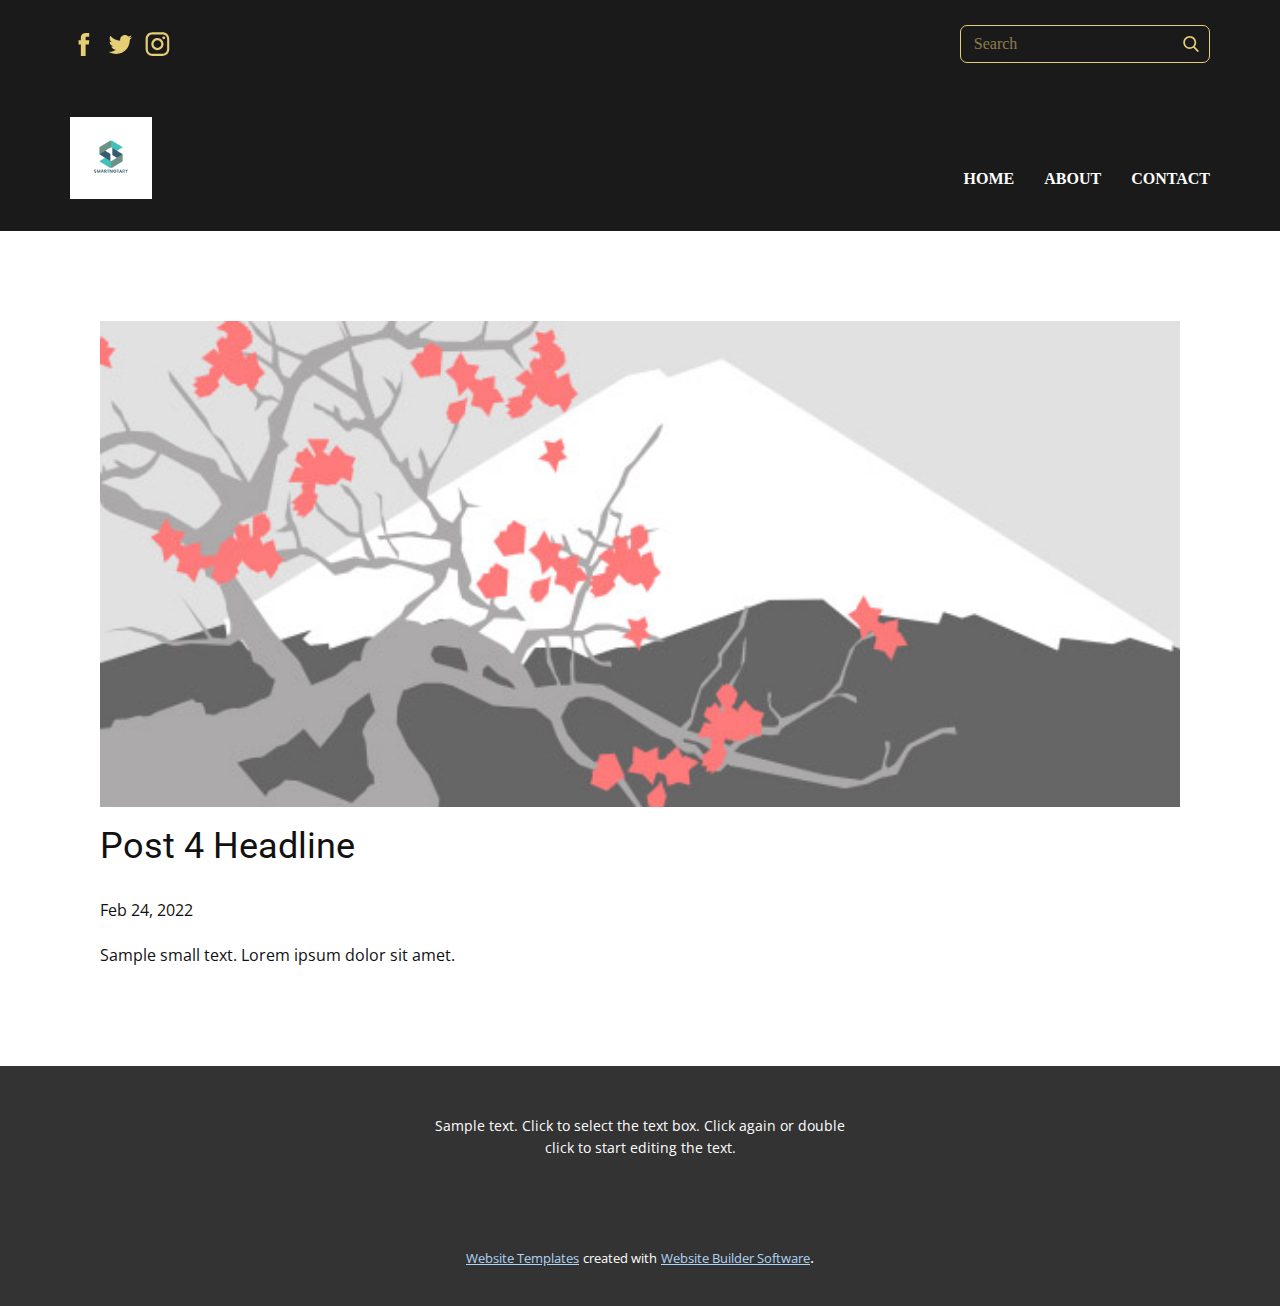
<file: blog/post-3.html>
<!doctype html>
<html style="font-size: 16px;"><head>
    <meta name="viewport" content="width=device-width, initial-scale=1.0">
    <meta charset="utf-8">
    <meta name="keywords" content="Post 1 Headline">
    <meta name="description" content="">
    <meta name="page_type" content="np-template-header-footer-from-plugin">
    <title>Post 4 Headline</title>
<!-- Google Tag Manager -->
    <script>(function(w,d,s,l,i){w[l]=w[l]||[];w[l].push({'gtm.start':
    new Date().getTime(),event:'gtm.js'});var f=d.getElementsByTagName(s)[0],
    j=d.createElement(s),dl=l!='dataLayer'?'&l='+l:'';j.async=true;j.src=
    'https://www.googletagmanager.com/gtm.js?id='+i+dl;f.parentNode.insertBefore(j,f);
    })(window,document,'script','dataLayer',' GTM-PWV8TKK');</script>
    <!-- End Google Tag Manager -->
    <link rel="stylesheet" href="../nicepage.css" media="screen">
<link rel="stylesheet" href="../Post-Template.css" media="screen">
    <script class="u-script" type="text/javascript" src="../jquery.js" defer=""></script>
    <script class="u-script" type="text/javascript" src="../nicepage.js" defer=""></script>
    <meta name="generator" content="Nicepage 4.5.4, nicepage.com">
    <link id="u-theme-google-font" rel="stylesheet" href="https://fonts.googleapis.com/css?family=Roboto:100,100i,300,300i,400,400i,500,500i,700,700i,900,900i|Open+Sans:300,300i,400,400i,500,500i,600,600i,700,700i,800,800i">
    
    
    <script type="application/ld+json">{
		"@context": "http://schema.org",
		"@type": "Organization",
		"name": "Site4",
		"logo": "images/SmartNotary1.png",
		"sameAs": [
				"https://facebook.com/name",
				"https://twitter.com/name",
				"https://www.instagram.com/name"
		]
}</script>
    <meta name="theme-color" content="#0d3d6b">
    <meta name="twitter:site" content="@">
    <meta name="twitter:card" content="summary_large_image">
    <meta name="twitter:title" content="Post Template">
    <meta name="twitter:description" content="Site4">
  </head>
  <body class="u-body u-xl-mode"><!-- Google Tag Manager (noscript) -->
    <noscript><iframe src="https://www.googletagmanager.com/ns.html?id= GTM-PWV8TKK" height="0" width="0" style="display:none;visibility:hidden"></iframe></noscript>
<!-- End Google Tag Manager (noscript) --><header class="u-align-left u-clearfix u-header u-section-row-container" id="sec-71b8"><div class="u-section-rows">
        <div class="u-palette-1-base u-section-row u-sticky u-section-row-1" id="sec-46aa">
          <div class="u-clearfix u-sheet u-sheet-1">
            <div class="u-social-icons u-spacing-10 u-social-icons-1">
              <a class="u-social-url" title="facebook" target="_blank" href="https://facebook.com/name"><span class="u-icon u-social-facebook u-social-icon u-icon-1"><svg class="u-svg-link" preserveAspectRatio="xMidYMin slice" viewBox="0 0 56.693 56.693" style=""><use xmlns:xlink="http://www.w3.org/1999/xlink" xlink:href="#svg-420e"></use></svg><svg class="u-svg-content" viewBox="0 0 56.693 56.693" id="svg-420e"><path d="M40.43,21.739h-7.645v-5.014c0-1.883,1.248-2.322,2.127-2.322c0.877,0,5.395,0,5.395,0V6.125l-7.43-0.029  c-8.248,0-10.125,6.174-10.125,10.125v5.518h-4.77v8.53h4.77c0,10.947,0,24.137,0,24.137h10.033c0,0,0-13.32,0-24.137h6.77  L40.43,21.739z"></path></svg></span>
              </a>
              <a class="u-social-url" title="twitter" target="_blank" href="https://twitter.com/name"><span class="u-icon u-social-icon u-social-twitter u-icon-2"><svg class="u-svg-link" preserveAspectRatio="xMidYMin slice" viewBox="0 0 56.693 56.693" style=""><use xmlns:xlink="http://www.w3.org/1999/xlink" xlink:href="#svg-5ef9"></use></svg><svg class="u-svg-content" viewBox="0 0 56.693 56.693" id="svg-5ef9"><path d="M52.837,15.065c-1.811,0.805-3.76,1.348-5.805,1.591c2.088-1.25,3.689-3.23,4.444-5.592c-1.953,1.159-4.115,2-6.418,2.454  c-1.843-1.964-4.47-3.192-7.377-3.192c-5.581,0-10.106,4.525-10.106,10.107c0,0.791,0.089,1.562,0.262,2.303  c-8.4-0.422-15.848-4.445-20.833-10.56c-0.87,1.492-1.368,3.228-1.368,5.082c0,3.506,1.784,6.6,4.496,8.412  c-1.656-0.053-3.215-0.508-4.578-1.265c-0.001,0.042-0.001,0.085-0.001,0.128c0,4.896,3.484,8.98,8.108,9.91  c-0.848,0.23-1.741,0.354-2.663,0.354c-0.652,0-1.285-0.063-1.902-0.182c1.287,4.015,5.019,6.938,9.441,7.019  c-3.459,2.711-7.816,4.327-12.552,4.327c-0.815,0-1.62-0.048-2.411-0.142c4.474,2.869,9.786,4.541,15.493,4.541  c18.591,0,28.756-15.4,28.756-28.756c0-0.438-0.009-0.875-0.028-1.309C49.769,18.873,51.483,17.092,52.837,15.065z"></path></svg></span>
              </a>
              <a class="u-social-url" title="instagram" target="_blank" href="https://www.instagram.com/name"><span class="u-icon u-social-icon u-social-instagram u-icon-3"><svg class="u-svg-link" preserveAspectRatio="xMidYMin slice" viewBox="0 0 56.7 56.7" style=""><use xmlns:xlink="http://www.w3.org/1999/xlink" xlink:href="#svg-d1b1"></use></svg><svg class="u-svg-content" viewBox="0 0 56.7 56.7" x="0px" y="0px" id="svg-d1b1"><g><path d="M28.2,16.7c-7,0-12.8,5.7-12.8,12.8s5.7,12.8,12.8,12.8S41,36.5,41,29.5S35.2,16.7,28.2,16.7z M28.2,37.7   c-4.5,0-8.2-3.7-8.2-8.2s3.7-8.2,8.2-8.2s8.2,3.7,8.2,8.2S32.7,37.7,28.2,37.7z"></path><circle cx="41.5" cy="16.4" r="2.9"></circle><path d="M49,8.9c-2.6-2.7-6.3-4.1-10.5-4.1H17.9c-8.7,0-14.5,5.8-14.5,14.5v20.5c0,4.3,1.4,8,4.2,10.7c2.7,2.6,6.3,3.9,10.4,3.9   h20.4c4.3,0,7.9-1.4,10.5-3.9c2.7-2.6,4.1-6.3,4.1-10.6V19.3C53,15.1,51.6,11.5,49,8.9z M48.6,39.9c0,3.1-1.1,5.6-2.9,7.3   s-4.3,2.6-7.3,2.6H18c-3,0-5.5-0.9-7.3-2.6C8.9,45.4,8,42.9,8,39.8V19.3c0-3,0.9-5.5,2.7-7.3c1.7-1.7,4.3-2.6,7.3-2.6h20.6   c3,0,5.5,0.9,7.3,2.7c1.7,1.8,2.7,4.3,2.7,7.2V39.9L48.6,39.9z"></path>
</g></svg></span>
              </a>
            </div>
            <form action="#" method="get" class="u-border-1 u-border-palette-1-light-2 u-expanded-width-xs u-radius-7 u-search u-search-right u-search-1">
              <button class="u-search-button" type="submit">
                <span class="u-search-icon u-spacing-10">
                  <svg class="u-svg-link" preserveAspectRatio="xMidYMin slice" viewBox="0 0 56.966 56.966" style=""><use xmlns:xlink="http://www.w3.org/1999/xlink" xlink:href="#svg-9dab"></use></svg>
                  <svg xmlns="http://www.w3.org/2000/svg" xmlns:xlink="http://www.w3.org/1999/xlink" version="1.1" id="svg-9dab" x="0px" y="0px" viewBox="0 0 56.966 56.966" style="enable-background:new 0 0 56.966 56.966;" xml:space="preserve" class="u-svg-content"><path d="M55.146,51.887L41.588,37.786c3.486-4.144,5.396-9.358,5.396-14.786c0-12.682-10.318-23-23-23s-23,10.318-23,23  s10.318,23,23,23c4.761,0,9.298-1.436,13.177-4.162l13.661,14.208c0.571,0.593,1.339,0.92,2.162,0.92  c0.779,0,1.518-0.297,2.079-0.837C56.255,54.982,56.293,53.08,55.146,51.887z M23.984,6c9.374,0,17,7.626,17,17s-7.626,17-17,17  s-17-7.626-17-17S14.61,6,23.984,6z"></path><g></g><g></g><g></g><g></g><g></g><g></g><g></g><g></g><g></g><g></g><g></g><g></g><g></g><g></g><g></g></svg>
                </span>
              </button>
              <input class="u-search-input" type="search" name="search" value="" placeholder="Search">
            </form>
          </div>
          
          
          
          
          
        </div>
        <div class="u-palette-1-base u-section-row u-section-row-2" id="sec-37e8">
          <div class="u-clearfix u-sheet u-valign-middle u-sheet-2">
            <a href="https://nicepage.com" class="u-image u-logo u-image-1" data-image-width="500" data-image-height="500">
              <img src="../images/SmartNotary1.png" class="u-logo-image u-logo-image-1" data-image-width="80">
            </a>
            <nav data-position="" class="u-menu u-menu-dropdown u-offcanvas u-menu-1">
              <div class="menu-collapse" style="font-size: 1rem; letter-spacing: 0px; font-weight: 700; text-transform: uppercase;">
                <a class="u-button-style u-custom-active-border-color u-custom-border u-custom-border-color u-custom-borders u-custom-hover-border-color u-custom-left-right-menu-spacing u-custom-padding-bottom u-custom-text-active-color u-custom-text-color u-custom-text-hover-color u-custom-top-bottom-menu-spacing u-nav-link u-text-palette-4-base" href="#" style="padding: 2px 0px; font-size: calc(1em + 4px);">
                  <svg class="u-svg-link" viewBox="0 0 24 24"><use xmlns:xlink="http://www.w3.org/1999/xlink" xlink:href="#menu-hamburger"></use></svg>
                  <svg class="u-svg-content" version="1.1" id="menu-hamburger" viewBox="0 0 16 16" x="0px" y="0px" xmlns:xlink="http://www.w3.org/1999/xlink" xmlns="http://www.w3.org/2000/svg"><g><rect y="1" width="16" height="2"></rect><rect y="7" width="16" height="2"></rect><rect y="13" width="16" height="2"></rect>
</g></svg>
                </a>
              </div>
              <div class="u-nav-container">
                <ul class="u-nav u-spacing-30 u-unstyled u-nav-1"><li class="u-nav-item"><a class="u-border-2 u-border-active-palette-1-light-2 u-border-hover-palette-1-base u-border-no-left u-border-no-right u-border-no-top u-button-style u-nav-link u-text-active-palette-1-light-2 u-text-body-alt-color u-text-hover-palette-1-light-2" href="../Home.html" style="padding: 10px 0px;">Home</a>
</li><li class="u-nav-item"><a class="u-border-2 u-border-active-palette-1-light-2 u-border-hover-palette-1-base u-border-no-left u-border-no-right u-border-no-top u-button-style u-nav-link u-text-active-palette-1-light-2 u-text-body-alt-color u-text-hover-palette-1-light-2" href="../About.html" style="padding: 10px 0px;">About</a>
</li><li class="u-nav-item"><a class="u-border-2 u-border-active-palette-1-light-2 u-border-hover-palette-1-base u-border-no-left u-border-no-right u-border-no-top u-button-style u-nav-link u-text-active-palette-1-light-2 u-text-body-alt-color u-text-hover-palette-1-light-2" href="../Contact.html" style="padding: 10px 0px;">Contact</a>
</li></ul>
              </div>
              <div class="u-custom-menu u-nav-container-collapse">
                <div class="u-black u-container-style u-inner-container-layout u-opacity u-opacity-95 u-sidenav">
                  <div class="u-inner-container-layout u-sidenav-overflow">
                    <div class="u-menu-close"></div>
                    <ul class="u-align-center u-nav u-popupmenu-items u-unstyled u-nav-2"><li class="u-nav-item"><a class="u-button-style u-nav-link" href="../Home.html">Home</a>
</li><li class="u-nav-item"><a class="u-button-style u-nav-link" href="../About.html">About</a>
</li><li class="u-nav-item"><a class="u-button-style u-nav-link" href="../Contact.html">Contact</a>
</li><li class="u-nav-item"><a class="u-button-style u-nav-link" href="../Home.html">Home</a>
</li></ul>
                  </div>
                </div>
                <div class="u-black u-menu-overlay u-opacity u-opacity-70"></div>
              </div>
            </nav>
          </div>
          
          
          
          
          
        </div>
      </div></header>
    <section class="u-align-center u-clearfix u-section-1" id="sec-dbe9">
      <div class="u-clearfix u-sheet u-valign-middle-md u-valign-middle-sm u-valign-middle-xs u-sheet-1"><!--post_details--><!--post_details_options_json--><!--{"source":""}--><!--/post_details_options_json--><!--blog_post-->
        <div class="u-container-style u-expanded-width u-post-details u-post-details-1">
          <div class="u-container-layout u-valign-middle u-container-layout-1"><!--blog_post_image-->
            <img alt="" class="u-blog-control u-expanded-width u-image u-image-default u-image-1" src="[data-uri]"><!--/blog_post_image--><!--blog_post_header-->
            <h2 class="u-blog-control u-text u-text-1">Post 4 Headline</h2><!--/blog_post_header--><!--blog_post_metadata-->
            <div class="u-blog-control u-metadata u-metadata-1"><!--blog_post_metadata_date-->
              <span class="u-meta-date u-meta-icon">Feb 24, 2022</span><!--/blog_post_metadata_date--><!--blog_post_metadata_category-->
              <!--/blog_post_metadata_category--><!--blog_post_metadata_comments-->
              <!--/blog_post_metadata_comments-->
            </div><!--/blog_post_metadata--><!--blog_post_content-->
            <div class="u-align-justify u-blog-control u-post-content u-text u-text-2 fr-view">
  Sample small text. Lorem ipsum dolor sit amet.
  </div><!--/blog_post_content-->
          </div>
        </div><!--/blog_post--><!--/post_details-->
      </div>
    </section>
    
    
    <footer class="u-align-center u-clearfix u-footer u-grey-80 u-footer" id="sec-0356"><div class="u-clearfix u-sheet u-sheet-1">
        <p class="u-small-text u-text u-text-variant u-text-1">Sample text. Click to select the text box. Click again or double click to start editing the text.</p>
      </div></footer>
    <section class="u-backlink u-clearfix u-grey-80">
      <a class="u-link" href="https://nicepage.com/website-templates" target="_blank">
        <span>Website Templates</span>
      </a>
      <p class="u-text">
        <span>created with</span>
      </p>
      <a class="u-link" href="" target="_blank">
        <span>Website Builder Software</span>
      </a>. 
    </section>
  
</body></html>
</file>
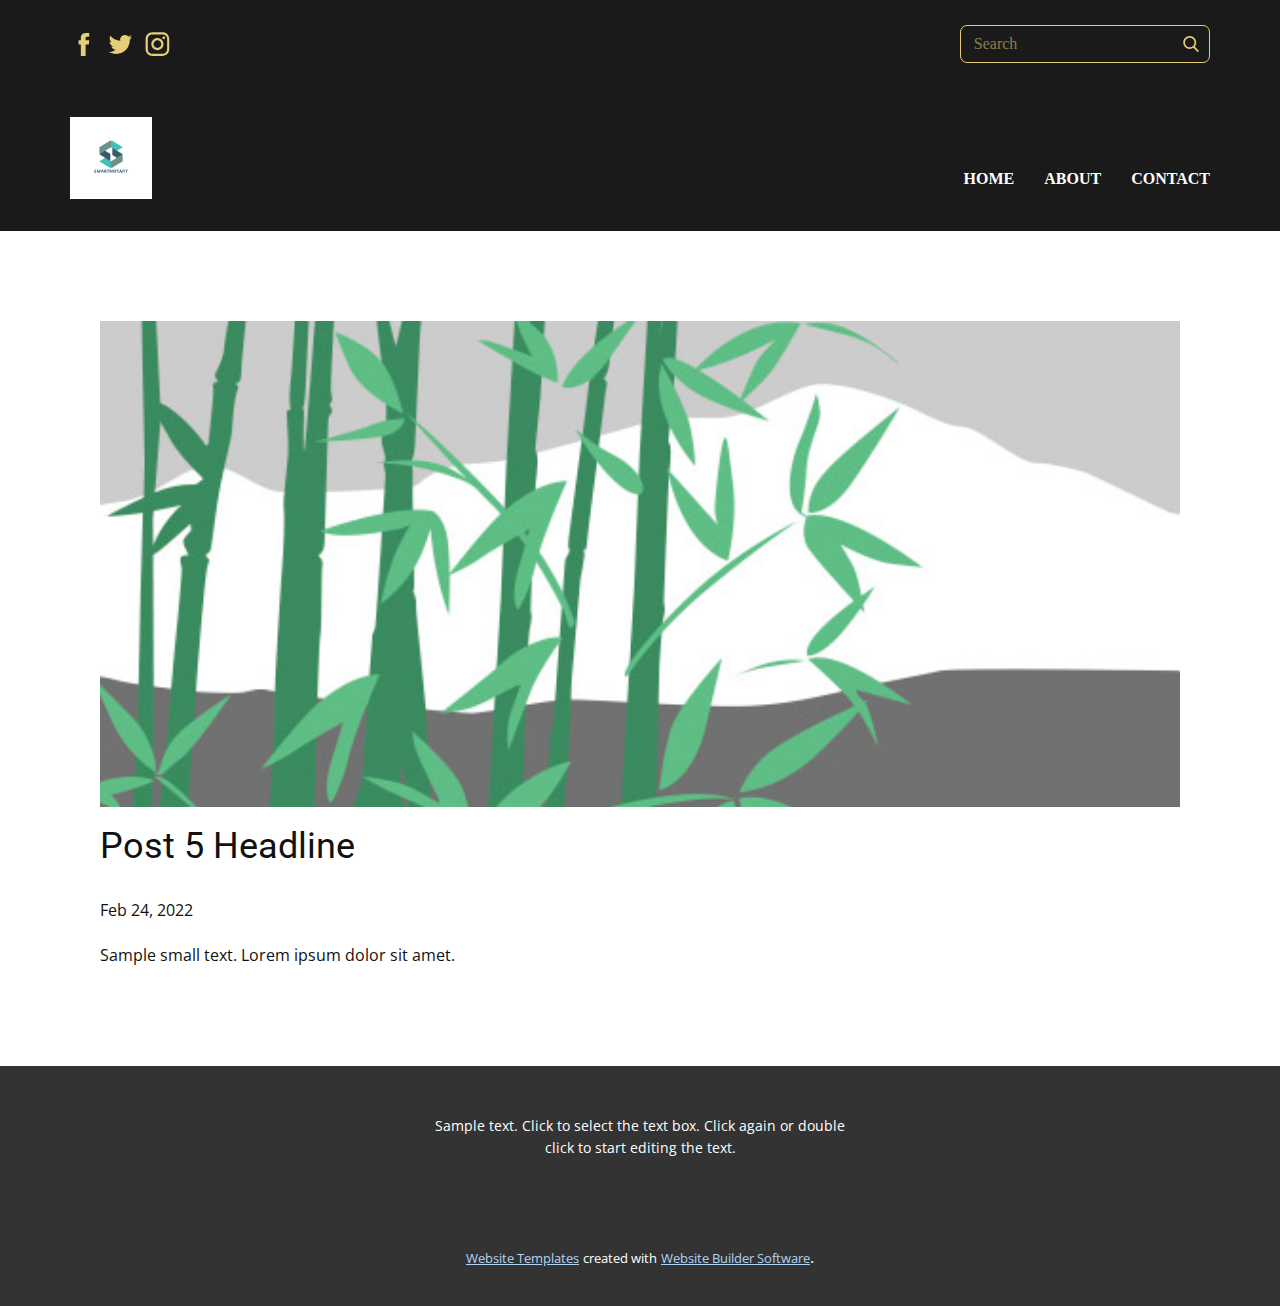
<file: blog/post-4.html>
<!doctype html>
<html style="font-size: 16px;"><head>
    <meta name="viewport" content="width=device-width, initial-scale=1.0">
    <meta charset="utf-8">
    <meta name="keywords" content="Post 1 Headline">
    <meta name="description" content="">
    <meta name="page_type" content="np-template-header-footer-from-plugin">
    <title>Post 5 Headline</title>
<!-- Google Tag Manager -->
    <script>(function(w,d,s,l,i){w[l]=w[l]||[];w[l].push({'gtm.start':
    new Date().getTime(),event:'gtm.js'});var f=d.getElementsByTagName(s)[0],
    j=d.createElement(s),dl=l!='dataLayer'?'&l='+l:'';j.async=true;j.src=
    'https://www.googletagmanager.com/gtm.js?id='+i+dl;f.parentNode.insertBefore(j,f);
    })(window,document,'script','dataLayer',' GTM-PWV8TKK');</script>
    <!-- End Google Tag Manager -->
    <link rel="stylesheet" href="../nicepage.css" media="screen">
<link rel="stylesheet" href="../Post-Template.css" media="screen">
    <script class="u-script" type="text/javascript" src="../jquery.js" defer=""></script>
    <script class="u-script" type="text/javascript" src="../nicepage.js" defer=""></script>
    <meta name="generator" content="Nicepage 4.5.4, nicepage.com">
    <link id="u-theme-google-font" rel="stylesheet" href="https://fonts.googleapis.com/css?family=Roboto:100,100i,300,300i,400,400i,500,500i,700,700i,900,900i|Open+Sans:300,300i,400,400i,500,500i,600,600i,700,700i,800,800i">
    
    
    <script type="application/ld+json">{
		"@context": "http://schema.org",
		"@type": "Organization",
		"name": "Site4",
		"logo": "images/SmartNotary1.png",
		"sameAs": [
				"https://facebook.com/name",
				"https://twitter.com/name",
				"https://www.instagram.com/name"
		]
}</script>
    <meta name="theme-color" content="#0d3d6b">
    <meta name="twitter:site" content="@">
    <meta name="twitter:card" content="summary_large_image">
    <meta name="twitter:title" content="Post Template">
    <meta name="twitter:description" content="Site4">
  </head>
  <body class="u-body u-xl-mode"><!-- Google Tag Manager (noscript) -->
    <noscript><iframe src="https://www.googletagmanager.com/ns.html?id= GTM-PWV8TKK" height="0" width="0" style="display:none;visibility:hidden"></iframe></noscript>
<!-- End Google Tag Manager (noscript) --><header class="u-align-left u-clearfix u-header u-section-row-container" id="sec-71b8"><div class="u-section-rows">
        <div class="u-palette-1-base u-section-row u-sticky u-section-row-1" id="sec-46aa">
          <div class="u-clearfix u-sheet u-sheet-1">
            <div class="u-social-icons u-spacing-10 u-social-icons-1">
              <a class="u-social-url" title="facebook" target="_blank" href="https://facebook.com/name"><span class="u-icon u-social-facebook u-social-icon u-icon-1"><svg class="u-svg-link" preserveAspectRatio="xMidYMin slice" viewBox="0 0 56.693 56.693" style=""><use xmlns:xlink="http://www.w3.org/1999/xlink" xlink:href="#svg-420e"></use></svg><svg class="u-svg-content" viewBox="0 0 56.693 56.693" id="svg-420e"><path d="M40.43,21.739h-7.645v-5.014c0-1.883,1.248-2.322,2.127-2.322c0.877,0,5.395,0,5.395,0V6.125l-7.43-0.029  c-8.248,0-10.125,6.174-10.125,10.125v5.518h-4.77v8.53h4.77c0,10.947,0,24.137,0,24.137h10.033c0,0,0-13.32,0-24.137h6.77  L40.43,21.739z"></path></svg></span>
              </a>
              <a class="u-social-url" title="twitter" target="_blank" href="https://twitter.com/name"><span class="u-icon u-social-icon u-social-twitter u-icon-2"><svg class="u-svg-link" preserveAspectRatio="xMidYMin slice" viewBox="0 0 56.693 56.693" style=""><use xmlns:xlink="http://www.w3.org/1999/xlink" xlink:href="#svg-5ef9"></use></svg><svg class="u-svg-content" viewBox="0 0 56.693 56.693" id="svg-5ef9"><path d="M52.837,15.065c-1.811,0.805-3.76,1.348-5.805,1.591c2.088-1.25,3.689-3.23,4.444-5.592c-1.953,1.159-4.115,2-6.418,2.454  c-1.843-1.964-4.47-3.192-7.377-3.192c-5.581,0-10.106,4.525-10.106,10.107c0,0.791,0.089,1.562,0.262,2.303  c-8.4-0.422-15.848-4.445-20.833-10.56c-0.87,1.492-1.368,3.228-1.368,5.082c0,3.506,1.784,6.6,4.496,8.412  c-1.656-0.053-3.215-0.508-4.578-1.265c-0.001,0.042-0.001,0.085-0.001,0.128c0,4.896,3.484,8.98,8.108,9.91  c-0.848,0.23-1.741,0.354-2.663,0.354c-0.652,0-1.285-0.063-1.902-0.182c1.287,4.015,5.019,6.938,9.441,7.019  c-3.459,2.711-7.816,4.327-12.552,4.327c-0.815,0-1.62-0.048-2.411-0.142c4.474,2.869,9.786,4.541,15.493,4.541  c18.591,0,28.756-15.4,28.756-28.756c0-0.438-0.009-0.875-0.028-1.309C49.769,18.873,51.483,17.092,52.837,15.065z"></path></svg></span>
              </a>
              <a class="u-social-url" title="instagram" target="_blank" href="https://www.instagram.com/name"><span class="u-icon u-social-icon u-social-instagram u-icon-3"><svg class="u-svg-link" preserveAspectRatio="xMidYMin slice" viewBox="0 0 56.7 56.7" style=""><use xmlns:xlink="http://www.w3.org/1999/xlink" xlink:href="#svg-d1b1"></use></svg><svg class="u-svg-content" viewBox="0 0 56.7 56.7" x="0px" y="0px" id="svg-d1b1"><g><path d="M28.2,16.7c-7,0-12.8,5.7-12.8,12.8s5.7,12.8,12.8,12.8S41,36.5,41,29.5S35.2,16.7,28.2,16.7z M28.2,37.7   c-4.5,0-8.2-3.7-8.2-8.2s3.7-8.2,8.2-8.2s8.2,3.7,8.2,8.2S32.7,37.7,28.2,37.7z"></path><circle cx="41.5" cy="16.4" r="2.9"></circle><path d="M49,8.9c-2.6-2.7-6.3-4.1-10.5-4.1H17.9c-8.7,0-14.5,5.8-14.5,14.5v20.5c0,4.3,1.4,8,4.2,10.7c2.7,2.6,6.3,3.9,10.4,3.9   h20.4c4.3,0,7.9-1.4,10.5-3.9c2.7-2.6,4.1-6.3,4.1-10.6V19.3C53,15.1,51.6,11.5,49,8.9z M48.6,39.9c0,3.1-1.1,5.6-2.9,7.3   s-4.3,2.6-7.3,2.6H18c-3,0-5.5-0.9-7.3-2.6C8.9,45.4,8,42.9,8,39.8V19.3c0-3,0.9-5.5,2.7-7.3c1.7-1.7,4.3-2.6,7.3-2.6h20.6   c3,0,5.5,0.9,7.3,2.7c1.7,1.8,2.7,4.3,2.7,7.2V39.9L48.6,39.9z"></path>
</g></svg></span>
              </a>
            </div>
            <form action="#" method="get" class="u-border-1 u-border-palette-1-light-2 u-expanded-width-xs u-radius-7 u-search u-search-right u-search-1">
              <button class="u-search-button" type="submit">
                <span class="u-search-icon u-spacing-10">
                  <svg class="u-svg-link" preserveAspectRatio="xMidYMin slice" viewBox="0 0 56.966 56.966" style=""><use xmlns:xlink="http://www.w3.org/1999/xlink" xlink:href="#svg-9dab"></use></svg>
                  <svg xmlns="http://www.w3.org/2000/svg" xmlns:xlink="http://www.w3.org/1999/xlink" version="1.1" id="svg-9dab" x="0px" y="0px" viewBox="0 0 56.966 56.966" style="enable-background:new 0 0 56.966 56.966;" xml:space="preserve" class="u-svg-content"><path d="M55.146,51.887L41.588,37.786c3.486-4.144,5.396-9.358,5.396-14.786c0-12.682-10.318-23-23-23s-23,10.318-23,23  s10.318,23,23,23c4.761,0,9.298-1.436,13.177-4.162l13.661,14.208c0.571,0.593,1.339,0.92,2.162,0.92  c0.779,0,1.518-0.297,2.079-0.837C56.255,54.982,56.293,53.08,55.146,51.887z M23.984,6c9.374,0,17,7.626,17,17s-7.626,17-17,17  s-17-7.626-17-17S14.61,6,23.984,6z"></path><g></g><g></g><g></g><g></g><g></g><g></g><g></g><g></g><g></g><g></g><g></g><g></g><g></g><g></g><g></g></svg>
                </span>
              </button>
              <input class="u-search-input" type="search" name="search" value="" placeholder="Search">
            </form>
          </div>
          
          
          
          
          
        </div>
        <div class="u-palette-1-base u-section-row u-section-row-2" id="sec-37e8">
          <div class="u-clearfix u-sheet u-valign-middle u-sheet-2">
            <a href="https://nicepage.com" class="u-image u-logo u-image-1" data-image-width="500" data-image-height="500">
              <img src="../images/SmartNotary1.png" class="u-logo-image u-logo-image-1" data-image-width="80">
            </a>
            <nav data-position="" class="u-menu u-menu-dropdown u-offcanvas u-menu-1">
              <div class="menu-collapse" style="font-size: 1rem; letter-spacing: 0px; font-weight: 700; text-transform: uppercase;">
                <a class="u-button-style u-custom-active-border-color u-custom-border u-custom-border-color u-custom-borders u-custom-hover-border-color u-custom-left-right-menu-spacing u-custom-padding-bottom u-custom-text-active-color u-custom-text-color u-custom-text-hover-color u-custom-top-bottom-menu-spacing u-nav-link u-text-palette-4-base" href="#" style="padding: 2px 0px; font-size: calc(1em + 4px);">
                  <svg class="u-svg-link" viewBox="0 0 24 24"><use xmlns:xlink="http://www.w3.org/1999/xlink" xlink:href="#menu-hamburger"></use></svg>
                  <svg class="u-svg-content" version="1.1" id="menu-hamburger" viewBox="0 0 16 16" x="0px" y="0px" xmlns:xlink="http://www.w3.org/1999/xlink" xmlns="http://www.w3.org/2000/svg"><g><rect y="1" width="16" height="2"></rect><rect y="7" width="16" height="2"></rect><rect y="13" width="16" height="2"></rect>
</g></svg>
                </a>
              </div>
              <div class="u-nav-container">
                <ul class="u-nav u-spacing-30 u-unstyled u-nav-1"><li class="u-nav-item"><a class="u-border-2 u-border-active-palette-1-light-2 u-border-hover-palette-1-base u-border-no-left u-border-no-right u-border-no-top u-button-style u-nav-link u-text-active-palette-1-light-2 u-text-body-alt-color u-text-hover-palette-1-light-2" href="../Home.html" style="padding: 10px 0px;">Home</a>
</li><li class="u-nav-item"><a class="u-border-2 u-border-active-palette-1-light-2 u-border-hover-palette-1-base u-border-no-left u-border-no-right u-border-no-top u-button-style u-nav-link u-text-active-palette-1-light-2 u-text-body-alt-color u-text-hover-palette-1-light-2" href="../About.html" style="padding: 10px 0px;">About</a>
</li><li class="u-nav-item"><a class="u-border-2 u-border-active-palette-1-light-2 u-border-hover-palette-1-base u-border-no-left u-border-no-right u-border-no-top u-button-style u-nav-link u-text-active-palette-1-light-2 u-text-body-alt-color u-text-hover-palette-1-light-2" href="../Contact.html" style="padding: 10px 0px;">Contact</a>
</li></ul>
              </div>
              <div class="u-custom-menu u-nav-container-collapse">
                <div class="u-black u-container-style u-inner-container-layout u-opacity u-opacity-95 u-sidenav">
                  <div class="u-inner-container-layout u-sidenav-overflow">
                    <div class="u-menu-close"></div>
                    <ul class="u-align-center u-nav u-popupmenu-items u-unstyled u-nav-2"><li class="u-nav-item"><a class="u-button-style u-nav-link" href="../Home.html">Home</a>
</li><li class="u-nav-item"><a class="u-button-style u-nav-link" href="../About.html">About</a>
</li><li class="u-nav-item"><a class="u-button-style u-nav-link" href="../Contact.html">Contact</a>
</li><li class="u-nav-item"><a class="u-button-style u-nav-link" href="../Home.html">Home</a>
</li></ul>
                  </div>
                </div>
                <div class="u-black u-menu-overlay u-opacity u-opacity-70"></div>
              </div>
            </nav>
          </div>
          
          
          
          
          
        </div>
      </div></header>
    <section class="u-align-center u-clearfix u-section-1" id="sec-dbe9">
      <div class="u-clearfix u-sheet u-valign-middle-md u-valign-middle-sm u-valign-middle-xs u-sheet-1"><!--post_details--><!--post_details_options_json--><!--{"source":""}--><!--/post_details_options_json--><!--blog_post-->
        <div class="u-container-style u-expanded-width u-post-details u-post-details-1">
          <div class="u-container-layout u-valign-middle u-container-layout-1"><!--blog_post_image-->
            <img alt="" class="u-blog-control u-expanded-width u-image u-image-default u-image-1" src="[data-uri]"><!--/blog_post_image--><!--blog_post_header-->
            <h2 class="u-blog-control u-text u-text-1">Post 5 Headline</h2><!--/blog_post_header--><!--blog_post_metadata-->
            <div class="u-blog-control u-metadata u-metadata-1"><!--blog_post_metadata_date-->
              <span class="u-meta-date u-meta-icon">Feb 24, 2022</span><!--/blog_post_metadata_date--><!--blog_post_metadata_category-->
              <!--/blog_post_metadata_category--><!--blog_post_metadata_comments-->
              <!--/blog_post_metadata_comments-->
            </div><!--/blog_post_metadata--><!--blog_post_content-->
            <div class="u-align-justify u-blog-control u-post-content u-text u-text-2 fr-view">
  Sample small text. Lorem ipsum dolor sit amet.
  </div><!--/blog_post_content-->
          </div>
        </div><!--/blog_post--><!--/post_details-->
      </div>
    </section>
    
    
    <footer class="u-align-center u-clearfix u-footer u-grey-80 u-footer" id="sec-0356"><div class="u-clearfix u-sheet u-sheet-1">
        <p class="u-small-text u-text u-text-variant u-text-1">Sample text. Click to select the text box. Click again or double click to start editing the text.</p>
      </div></footer>
    <section class="u-backlink u-clearfix u-grey-80">
      <a class="u-link" href="https://nicepage.com/website-templates" target="_blank">
        <span>Website Templates</span>
      </a>
      <p class="u-text">
        <span>created with</span>
      </p>
      <a class="u-link" href="" target="_blank">
        <span>Website Builder Software</span>
      </a>. 
    </section>
  
</body></html>
</file>
<file: Notary-Company-Sldier-main/assets/css/style.css>
/*--------------------------------------------------------------
# General
--------------------------------------------------------------*/
body {
  font-family: "Open Sans", sans-serif;
  color: #313030;
  background-color: #1a1a1a;
}

a {
  color: #ff5821;
  text-decoration: none;
}

a:hover {
  color: #ff7e54;
  text-decoration: none;
}

h1,
h2,
h3,
h4,
h5,
h6 {
  font-family: "Raleway", sans-serif;
}

/*--------------------------------------------------------------
# Back to top button
--------------------------------------------------------------*/
.back-to-top {
  position: fixed;
  visibility: hidden;
  opacity: 0;
  right: 15px;
  bottom: 15px;
  z-index: 996;
  background: #ff5821;
  width: 40px;
  height: 40px;
  border-radius: 4px;
  transition: all 0.4s;
}

.back-to-top i {
  font-size: 28px;
  color: #fff;
  line-height: 0;
}

.back-to-top:hover {
  background: #FFD700;
  color: #fff;
}

.back-to-top.active {
  visibility: visible;
  opacity: 1;
}

/*--------------------------------------------------------------
# Disable aos animation delay on mobile devices
--------------------------------------------------------------*/
@media screen and (max-width: 768px) {
  [data-aos-delay] {
    transition-delay: 0 !important;
  }
}
/* 
/*--------------------------------------------------------------
# Clients
--------------------------------------------------------------*/
.clients .swiper-pagination {
  margin-top: 20px;
  position: relative;
}

.clients .swiper-pagination .swiper-pagination-bullet {
  width: 12px;
  height: 12px;
  background-color: #fff;
  opacity: 1;
  border: 1px solid #e6ce77;
}

.clients .swiper-pagination .swiper-pagination-bullet-active {
  background-color:#e6ce77;
}

.clients .swiper-slide img {
  opacity: 0.5;
  filter: grayscale(100%);
}

.clients .swiper-slide img:hover {
  filter: none;
  opacity: 1;
}
</file>
<file: Notary-Fees-main/assets/css/style.css>
/**
* Template Name: Arsha - v4.9.0
* Template URL: https://bootstrapmade.com/arsha-free-bootstrap-html-template-corporate/
* Author: BootstrapMade.com
* License: https://bootstrapmade.com/license/
*/

/*--------------------------------------------------------------
# General
--------------------------------------------------------------*/
body {
  font-family: "Open Sans", sans-serif;
  color: #444444;
}

a {
  color: #47b2e4;
  text-decoration: none;
}

a:hover {
  color: #73c5eb;
  text-decoration: none;
}

h1,
h2,
h3,
h4,
h5,
h6 {
  font-family: "Jost", sans-serif;
}



/*--------------------------------------------------------------
# Preloader
--------------------------------------------------------------*/
#preloader {
  position: fixed;
  top: 0;
  left: 0;
  right: 0;
  bottom: 0;
  z-index: 9999;
  overflow: hidden;
  background: #37517e;
}

#preloader:before {
  content: "";
  position: fixed;
  top: calc(50% - 30px);
  left: calc(50% - 30px);
  border: 6px solid #37517e;
  border-top-color: #fff;
  border-bottom-color: #fff;
  border-radius: 50%;
  width: 60px;
  height: 60px;
  -webkit-animation: animate-preloader 1s linear infinite;
  animation: animate-preloader 1s linear infinite;
}

@-webkit-keyframes animate-preloader {
  0% {
    transform: rotate(0deg);
  }

  100% {
    transform: rotate(360deg);
  }
}

@keyframes animate-preloader {
  0% {
    transform: rotate(0deg);
  }

  100% {
    transform: rotate(360deg);
  }
}

/*--------------------------------------------------------------
# Back to top button
--------------------------------------------------------------*/
.back-to-top {
  position: fixed;
  visibility: hidden;
  opacity: 0;
  right: 15px;
  bottom: 15px;
  z-index: 996;
  background: #47b2e4;
  width: 40px;
  height: 40px;
  border-radius: 50px;
  transition: all 0.4s;
}

.back-to-top i {
  font-size: 24px;
  color: #fff;
  line-height: 0;
}

.back-to-top:hover {
  background: #6bc1e9;
  color: #fff;
}

.back-to-top.active {
  visibility: visible;
  opacity: 1;
}

/*--------------------------------------------------------------
# Header
--------------------------------------------------------------*/
#header {
  transition: all 0.5s;
  z-index: 997;
  padding: 15px 0;
}

#header.header-scrolled,
#header.header-inner-pages {
  background: rgba(40, 58, 90, 0.9);
}

#header .logo {
  font-size: 30px;
  margin: 0;
  padding: 0;
  line-height: 1;
  font-weight: 500;
  letter-spacing: 2px;
  text-transform: uppercase;
}

#header .logo a {
  color: #fff;
}

#header .logo img {
  max-height: 40px;
}

/*--------------------------------------------------------------
# Navigation Menu
--------------------------------------------------------------*/
/**
* Desktop Navigation 
*/
.navbar {
  padding: 0;
}

.navbar ul {
  margin: 0;
  padding: 0;
  display: flex;
  list-style: none;
  align-items: center;
}

.navbar li {
  position: relative;
}

.navbar a,
.navbar a:focus {
  display: flex;
  align-items: center;
  justify-content: space-between;
  padding: 10px 0 10px 30px;
  font-size: 15px;
  font-weight: 500;
  color: #fff;
  white-space: nowrap;
  transition: 0.3s;
}

.navbar a i,
.navbar a:focus i {
  font-size: 12px;
  line-height: 0;
  margin-left: 5px;
}

.navbar a:hover,
.navbar .active,
.navbar .active:focus,
.navbar li:hover>a {
  color: #47b2e4;
}

.navbar .getstarted,
.navbar .getstarted:focus {
  padding: 8px 20px;
  margin-left: 30px;
  border-radius: 50px;
  color: #fff;
  font-size: 14px;
  border: 2px solid #47b2e4;
  font-weight: 600;
}

.navbar .getstarted:hover,
.navbar .getstarted:focus:hover {
  color: #fff;
  background: #31a9e1;
}

.navbar .dropdown ul {
  display: block;
  position: absolute;
  left: 14px;
  top: calc(100% + 30px);
  margin: 0;
  padding: 10px 0;
  z-index: 99;
  opacity: 0;
  visibility: hidden;
  background: #fff;
  box-shadow: 0px 0px 30px rgba(127, 137, 161, 0.25);
  transition: 0.3s;
  border-radius: 4px;
}

.navbar .dropdown ul li {
  min-width: 200px;
}

.navbar .dropdown ul a {
  padding: 10px 20px;
  font-size: 14px;
  text-transform: none;
  font-weight: 500;
  color: #0c3c53;
}

.navbar .dropdown ul a i {
  font-size: 12px;
}

.navbar .dropdown ul a:hover,
.navbar .dropdown ul .active:hover,
.navbar .dropdown ul li:hover>a {
  color: #47b2e4;
}

.navbar .dropdown:hover>ul {
  opacity: 1;
  top: 100%;
  visibility: visible;
}

.navbar .dropdown .dropdown ul {
  top: 0;
  left: calc(100% - 30px);
  visibility: hidden;
}

.navbar .dropdown .dropdown:hover>ul {
  opacity: 1;
  top: 0;
  left: 100%;
  visibility: visible;
}

@media (max-width: 1366px) {
  .navbar .dropdown .dropdown ul {
    left: -90%;
  }

  .navbar .dropdown .dropdown:hover>ul {
    left: -100%;
  }
}

/**
* Mobile Navigation 
*/
.mobile-nav-toggle {
  color: #fff;
  font-size: 28px;
  cursor: pointer;
  display: none;
  line-height: 0;
  transition: 0.5s;
}

.mobile-nav-toggle.bi-x {
  color: #fff;
}

@media (max-width: 991px) {
  .mobile-nav-toggle {
    display: block;
  }

  .navbar ul {
    display: none;
  }
}

.navbar-mobile {
  position: fixed;
  overflow: hidden;
  top: 0;
  right: 0;
  left: 0;
  bottom: 0;
  background: rgba(40, 58, 90, 0.9);
  transition: 0.3s;
  z-index: 999;
}

.navbar-mobile .mobile-nav-toggle {
  position: absolute;
  top: 15px;
  right: 15px;
}

.navbar-mobile ul {
  display: block;
  position: absolute;
  top: 55px;
  right: 15px;
  bottom: 15px;
  left: 15px;
  padding: 10px 0;
  border-radius: 10px;
  background-color: #fff;
  overflow-y: auto;
  transition: 0.3s;
}

.navbar-mobile a,
.navbar-mobile a:focus {
  padding: 10px 20px;
  font-size: 15px;
  color: #37517e;
}

.navbar-mobile a:hover,
.navbar-mobile .active,
.navbar-mobile li:hover>a {
  color: #47b2e4;
}

.navbar-mobile .getstarted,
.navbar-mobile .getstarted:focus {
  margin: 15px;
  color: #37517e;
}

.navbar-mobile .dropdown ul {
  position: static;
  display: none;
  margin: 10px 20px;
  padding: 10px 0;
  z-index: 99;
  opacity: 1;
  visibility: visible;
  background: #fff;
  box-shadow: 0px 0px 30px rgba(127, 137, 161, 0.25);
}

.navbar-mobile .dropdown ul li {
  min-width: 200px;
}

.navbar-mobile .dropdown ul a {
  padding: 10px 20px;
}

.navbar-mobile .dropdown ul a i {
  font-size: 12px;
}

.navbar-mobile .dropdown ul a:hover,
.navbar-mobile .dropdown ul .active:hover,
.navbar-mobile .dropdown ul li:hover>a {
  color: #47b2e4;
}

.navbar-mobile .dropdown>.dropdown-active {
  display: block;
}

/*--------------------------------------------------------------
# Hero Section
--------------------------------------------------------------*/
#hero {
  width: 100%;
  height: 80vh;
  background: #37517e;
}

#hero .container {
  padding-top: 72px;
}

#hero h1 {
  margin: 0 0 10px 0;
  font-size: 48px;
  font-weight: 700;
  line-height: 56px;
  color: #fff;
}

#hero h2 {
  color: rgba(255, 255, 255, 0.6);
  margin-bottom: 50px;
  font-size: 24px;
}

#hero .btn-get-started {
  font-family: "Jost", sans-serif;
  font-weight: 500;
  font-size: 16px;
  letter-spacing: 1px;
  display: inline-block;
  padding: 10px 28px 11px 28px;
  border-radius: 50px;
  transition: 0.5s;
  margin: 10px 0 0 0;
  color: #fff;
  background: #47b2e4;
}

#hero .btn-get-started:hover {
  background: #209dd8;
}

#hero .btn-watch-video {
  font-size: 16px;
  display: flex;
  align-items: center;
  transition: 0.5s;
  margin: 10px 0 0 25px;
  color: #fff;
  line-height: 1;
}

#hero .btn-watch-video i {
  line-height: 0;
  color: #fff;
  font-size: 32px;
  transition: 0.3s;
  margin-right: 8px;
}

#hero .btn-watch-video:hover i {
  color: #47b2e4;
}

#hero .animated {
  animation: up-down 2s ease-in-out infinite alternate-reverse both;
}

@media (max-width: 991px) {
  #hero {
    height: 100vh;
    text-align: center;
  }

  #hero .animated {
    -webkit-animation: none;
    animation: none;
  }

  #hero .hero-img {
    text-align: center;
  }

  #hero .hero-img img {
    width: 50%;
  }
}

@media (max-width: 768px) {
  #hero h1 {
    font-size: 28px;
    line-height: 36px;
  }

  #hero h2 {
    font-size: 18px;
    line-height: 24px;
    margin-bottom: 30px;
  }

  #hero .hero-img img {
    width: 70%;
  }
}

@media (max-width: 575px) {
  #hero .hero-img img {
    width: 80%;
  }

  #hero .btn-get-started {
    font-size: 16px;
    padding: 10px 24px 11px 24px;
  }
}

@-webkit-keyframes up-down {
  0% {
    transform: translateY(10px);
  }

  100% {
    transform: translateY(-10px);
  }
}

@keyframes up-down {
  0% {
    transform: translateY(10px);
  }

  100% {
    transform: translateY(-10px);
  }
}

/*--------------------------------------------------------------
# Sections General
--------------------------------------------------------------*/
section {
  padding: 60px 0;
  overflow: hidden;
}

.section-bg {
  background-color: #f3f5fa;
}

.section-title {
  text-align: center;
  padding-bottom: 30px;
}

.section-title h2 {
  font-size: 32px;
  font-weight: bold;
  text-transform: uppercase;
  margin-bottom: 20px;
  padding-bottom: 20px;
  position: relative;
  color: #37517e;
}

.section-title h2::before {
  content: "";
  position: absolute;
  display: block;
  width: 120px;
  height: 1px;
  background: #ddd;
  bottom: 1px;
  left: calc(50% - 60px);
}

.section-title h2::after {
  content: "";
  position: absolute;
  display: block;
  width: 40px;
  height: 3px;
  background: #47b2e4;
  bottom: 0;
  left: calc(50% - 20px);
}

.section-title p {
  margin-bottom: 0;
}

/*--------------------------------------------------------------
# Clients
--------------------------------------------------------------*/
.clients {
  padding: 12px 0;
  text-align: center;
}

.clients img {
  max-width: 45%;
  transition: all 0.4s ease-in-out;
  display: inline-block;
  padding: 15px 0;
  filter: grayscale(100);
}

.clients img:hover {
  filter: none;
  transform: scale(1.1);
}

@media (max-width: 768px) {
  .clients img {
    max-width: 40%;
  }
}

/*--------------------------------------------------------------
# About Us
--------------------------------------------------------------*/
.about .content h3 {
  font-weight: 600;
  font-size: 26px;
}

.about .content ul {
  list-style: none;
  padding: 0;
}

.about .content ul li {
  padding-left: 28px;
  position: relative;
}

.about .content ul li+li {
  margin-top: 10px;
}

.about .content ul i {
  position: absolute;
  left: 0;
  top: 2px;
  font-size: 20px;
  color: #47b2e4;
  line-height: 1;
}

.about .content p:last-child {
  margin-bottom: 0;
}

.about .content .btn-learn-more {
  font-family: "Poppins", sans-serif;
  font-weight: 500;
  font-size: 14px;
  letter-spacing: 1px;
  display: inline-block;
  padding: 12px 32px;
  border-radius: 4px;
  transition: 0.3s;
  line-height: 1;
  color: #47b2e4;
  -webkit-animation-delay: 0.8s;
  animation-delay: 0.8s;
  margin-top: 6px;
  border: 2px solid #47b2e4;
}

.about .content .btn-learn-more:hover {
  background: #47b2e4;
  color: #fff;
  text-decoration: none;
}

/*--------------------------------------------------------------
# Why Us
--------------------------------------------------------------*/
.why-us .content {
  padding: 60px 100px 0 100px;
}

.why-us .content h3 {
  font-weight: 400;
  font-size: 34px;
  color: #37517e;
}

.why-us .content h4 {
  font-size: 20px;
  font-weight: 700;
  margin-top: 5px;
}

.why-us .content p {
  font-size: 15px;
  color: #848484;
}

.why-us .img {
  background-size: contain;
  background-repeat: no-repeat;
  background-position: center center;
}

.why-us .accordion-list {
  padding: 0 100px 60px 100px;
}

.why-us .accordion-list ul {
  padding: 0;
  list-style: none;
}

.why-us .accordion-list li+li {
  margin-top: 15px;
}

.why-us .accordion-list li {
  padding: 20px;
  background: #fff;
  border-radius: 4px;
}

.why-us .accordion-list a {
  display: block;
  position: relative;
  font-family: "Poppins", sans-serif;
  font-size: 16px;
  line-height: 24px;
  font-weight: 500;
  padding-right: 30px;
  outline: none;
  cursor: pointer;
}

.why-us .accordion-list span {
  color: #47b2e4;
  font-weight: 600;
  font-size: 18px;
  padding-right: 10px;
}

.why-us .accordion-list i {
  font-size: 24px;
  position: absolute;
  right: 0;
  top: 0;
}

.why-us .accordion-list p {
  margin-bottom: 0;
  padding: 10px 0 0 0;
}

.why-us .accordion-list .icon-show {
  display: none;
}

.why-us .accordion-list a.collapsed {
  color: #343a40;
}

.why-us .accordion-list a.collapsed:hover {
  color: #47b2e4;
}

.why-us .accordion-list a.collapsed .icon-show {
  display: inline-block;
}

.why-us .accordion-list a.collapsed .icon-close {
  display: none;
}

@media (max-width: 1024px) {

  .why-us .content,
  .why-us .accordion-list {
    padding-left: 0;
    padding-right: 0;
  }
}

@media (max-width: 992px) {
  .why-us .img {
    min-height: 400px;
  }

  .why-us .content {
    padding-top: 30px;
  }

  .why-us .accordion-list {
    padding-bottom: 30px;
  }
}

@media (max-width: 575px) {
  .why-us .img {
    min-height: 200px;
  }
}

/*--------------------------------------------------------------
# Skills
--------------------------------------------------------------*/
.skills .content h3 {
  font-weight: 700;
  font-size: 32px;
  color: #37517e;
  font-family: "Poppins", sans-serif;
}

.skills .content ul {
  list-style: none;
  padding: 0;
}

.skills .content ul li {
  padding-bottom: 10px;
}

.skills .content ul i {
  font-size: 20px;
  padding-right: 4px;
  color: #47b2e4;
}

.skills .content p:last-child {
  margin-bottom: 0;
}

.skills .progress {
  height: 60px;
  display: block;
  background: none;
  border-radius: 0;
}

.skills .progress .skill {
  padding: 0;
  margin: 0 0 6px 0;
  text-transform: uppercase;
  display: block;
  font-weight: 600;
  font-family: "Poppins", sans-serif;
  color: #37517e;
}

.skills .progress .skill .val {
  float: right;
  font-style: normal;
}

.skills .progress-bar-wrap {
  background: #e8edf5;
  height: 10px;
}

.skills .progress-bar {
  width: 1px;
  height: 10px;
  transition: 0.9s;
  background-color: #4668a2;
}

/*--------------------------------------------------------------
# Services
--------------------------------------------------------------*/
.services .icon-box {
  box-shadow: 0px 0 25px 0 rgba(0, 0, 0, 0.1);
  padding: 50px 30px;
  transition: all ease-in-out 0.4s;
  background: #fff;
}

.services .icon-box .icon {
  margin-bottom: 10px;
}

.services .icon-box .icon i {
  color: #47b2e4;
  font-size: 36px;
  transition: 0.3s;
}

.services .icon-box h4 {
  font-weight: 500;
  margin-bottom: 15px;
  font-size: 24px;
}

.services .icon-box h4 a {
  color: #37517e;
  transition: ease-in-out 0.3s;
}

.services .icon-box p {
  line-height: 24px;
  font-size: 14px;
  margin-bottom: 0;
}

.services .icon-box:hover {
  transform: translateY(-10px);
}

.services .icon-box:hover h4 a {
  color: #47b2e4;
}

/*--------------------------------------------------------------
# Cta
--------------------------------------------------------------*/
.cta {
  background: linear-gradient(rgba(40, 58, 90, 0.9), rgba(40, 58, 90, 0.9)), url("../img/cta-bg.jpg") fixed center center;
  background-size: cover;
  padding: 120px 0;
}

.cta h3 {
  color: #fff;
  font-size: 28px;
  font-weight: 700;
}

.cta p {
  color: #fff;
}

.cta .cta-btn {
  font-family: "Jost", sans-serif;
  font-weight: 500;
  font-size: 16px;
  letter-spacing: 1px;
  display: inline-block;
  padding: 12px 40px;
  border-radius: 50px;
  transition: 0.5s;
  margin: 10px;
  border: 2px solid #fff;
  color: #fff;
}

.cta .cta-btn:hover {
  background: #47b2e4;
  border: 2px solid #47b2e4;
}

@media (max-width: 1024px) {
  .cta {
    background-attachment: scroll;
  }
}

@media (min-width: 769px) {
  .cta .cta-btn-container {
    display: flex;
    align-items: center;
    justify-content: flex-end;
  }
}

/*--------------------------------------------------------------
# Portfolio
--------------------------------------------------------------*/
.portfolio #portfolio-flters {
  list-style: none;
  margin-bottom: 20px;
}

.portfolio #portfolio-flters li {
  cursor: pointer;
  display: inline-block;
  margin: 10px 5px;
  font-size: 15px;
  font-weight: 500;
  line-height: 1;
  color: #444444;
  transition: all 0.3s;
  padding: 8px 20px;
  border-radius: 50px;
  font-family: "Poppins", sans-serif;
}

.portfolio #portfolio-flters li:hover,
.portfolio #portfolio-flters li.filter-active {
  background: #47b2e4;
  color: #fff;
}

.portfolio .portfolio-item {
  margin-bottom: 30px;
}

.portfolio .portfolio-item .portfolio-img {
  overflow: hidden;
}

.portfolio .portfolio-item .portfolio-img img {
  transition: all 0.6s;
}

.portfolio .portfolio-item .portfolio-info {
  opacity: 0;
  position: absolute;
  left: 15px;
  bottom: 0;
  z-index: 3;
  right: 15px;
  transition: all 0.3s;
  background: rgba(55, 81, 126, 0.8);
  padding: 10px 15px;
}

.portfolio .portfolio-item .portfolio-info h4 {
  font-size: 18px;
  color: #fff;
  font-weight: 600;
  color: #fff;
  margin-bottom: 0px;
}

.portfolio .portfolio-item .portfolio-info p {
  color: #f9fcfe;
  font-size: 14px;
  margin-bottom: 0;
}

.portfolio .portfolio-item .portfolio-info .preview-link,
.portfolio .portfolio-item .portfolio-info .details-link {
  position: absolute;
  right: 40px;
  font-size: 24px;
  top: calc(50% - 18px);
  color: #fff;
  transition: 0.3s;
}

.portfolio .portfolio-item .portfolio-info .preview-link:hover,
.portfolio .portfolio-item .portfolio-info .details-link:hover {
  color: #47b2e4;
}

.portfolio .portfolio-item .portfolio-info .details-link {
  right: 10px;
}

.portfolio .portfolio-item:hover .portfolio-img img {
  transform: scale(1.15);
}

.portfolio .portfolio-item:hover .portfolio-info {
  opacity: 1;
}

/*--------------------------------------------------------------
# Portfolio Details
--------------------------------------------------------------*/
.portfolio-details {
  padding-top: 40px;
}

.portfolio-details .portfolio-details-slider img {
  width: 100%;
}

.portfolio-details .portfolio-details-slider .swiper-pagination {
  margin-top: 20px;
  position: relative;
}

.portfolio-details .portfolio-details-slider .swiper-pagination .swiper-pagination-bullet {
  width: 12px;
  height: 12px;
  background-color: #fff;
  opacity: 1;
  border: 1px solid #47b2e4;
}

.portfolio-details .portfolio-details-slider .swiper-pagination .swiper-pagination-bullet-active {
  background-color: #47b2e4;
}

.portfolio-details .portfolio-info {
  padding: 30px;
  box-shadow: 0px 0 30px rgba(55, 81, 126, 0.08);
}

.portfolio-details .portfolio-info h3 {
  font-size: 22px;
  font-weight: 700;
  margin-bottom: 20px;
  padding-bottom: 20px;
  border-bottom: 1px solid #eee;
}

.portfolio-details .portfolio-info ul {
  list-style: none;
  padding: 0;
  font-size: 15px;
}

.portfolio-details .portfolio-info ul li+li {
  margin-top: 10px;
}

.portfolio-details .portfolio-description {
  padding-top: 30px;
}

.portfolio-details .portfolio-description h2 {
  font-size: 26px;
  font-weight: 700;
  margin-bottom: 20px;
}

.portfolio-details .portfolio-description p {
  padding: 0;
}

/*--------------------------------------------------------------
# Team
--------------------------------------------------------------*/
.team .member {
  position: relative;
  box-shadow: 0px 2px 15px rgba(0, 0, 0, 0.1);
  padding: 30px;
  border-radius: 5px;
  background: #fff;
  transition: 0.5s;
}

.team .member .pic {
  overflow: hidden;
  width: 180px;
  border-radius: 50%;
}

.team .member .pic img {
  transition: ease-in-out 0.3s;
}

.team .member:hover {
  transform: translateY(-10px);
}

.team .member .member-info {
  padding-left: 30px;
}

.team .member h4 {
  font-weight: 700;
  margin-bottom: 5px;
  font-size: 20px;
  color: #37517e;
}

.team .member span {
  display: block;
  font-size: 15px;
  padding-bottom: 10px;
  position: relative;
  font-weight: 500;
}

.team .member span::after {
  content: "";
  position: absolute;
  display: block;
  width: 50px;
  height: 1px;
  background: #cbd6e9;
  bottom: 0;
  left: 0;
}

.team .member p {
  margin: 10px 0 0 0;
  font-size: 14px;
}

.team .member .social {
  margin-top: 12px;
  display: flex;
  align-items: center;
  justify-content: flex-start;
}

.team .member .social a {
  transition: ease-in-out 0.3s;
  display: flex;
  align-items: center;
  justify-content: center;
  border-radius: 50px;
  width: 32px;
  height: 32px;
  background: #eff2f8;
}

.team .member .social a i {
  color: #37517e;
  font-size: 16px;
  margin: 0 2px;
}

.team .member .social a:hover {
  background: #47b2e4;
}

.team .member .social a:hover i {
  color: #fff;
}

.team .member .social a+a {
  margin-left: 8px;
}

/*--------------------------------------------------------------
# Pricing
--------------------------------------------------------------*/
.pricing .row {
  padding-top: 40px;
}

.pricing .box {
  padding: 60px 40px;
  box-shadow: 0 3px 20px -2px rgba(20, 45, 100, 0.1);
  background: #f5f6ff;
  height: 100%;
  border-top: 4px solid #fff;
  border-radius: 5px;
}
.pricing .box.featured{
  padding: 60px 40px;
  box-shadow: 0 3px 20px -2px rgba(20, 45, 100, 0.1);
  background: #fff9eb;
  height: 100%;
  border-top: 4px solid #fff;
  border-radius: 5px;
}

.pricing h3 {
  font-weight: 500;
  margin-bottom: 15px;
  font-size: 20px;
  color: #37517e;
}

.pricing h4 {
  font-size: 48px;
  color: #37517e;
  font-weight: 400;
  font-family: "Jost", sans-serif;
  margin-bottom: 25px;
}

.pricing h4 sup {
  font-size: 28px;
}

.pricing h4 span {
  color: #47b2e4;
  font-size: 18px;
  display: block;
}

.pricing ul {
  padding: 20px 0;
  list-style: none;
  color: #999;
  text-align: left;
  line-height: 20px;
  -webkit-columns: 2;
     -moz-columns: 2;
          columns: 2;
  padding-left: 0;
}

.pricing ul li {
  padding: 10px 0 10px 30px;
  position: relative;
  display: grid;
  list-style-position: inside;
  -webkit-column-break-inside: avoid;
            page-break-inside: avoid;
                 break-inside: avoid;
}

.pricing ul i {
  color: #28a745;
  font-size: 24px;
  position: absolute;
  left: 0;
  top: 6px;
}

.pricing ul .na {
  color: #ccc;
}

.pricing ul .na i {
  color: #ccc;
}

.pricing ul .na span {
  text-decoration: line-through;
}

.pricing .buy-btn {
  display: inline-block;
  padding: 12px 220px;
  border-radius: 10px;
  background: black;
  transition: none;
  font-size: 16px;
  font-weight: 500;
  font-family: "Jost", sans-serif;
  transition: 0.3s;
  border: 1px solid white;
  background: black;
  color: #fff;
}

.pricing .buy-btn:hover {
  background: black;
  color: #47b2e4;
}

.pricing .featured {
  border-top-color: white;
}

.pricing .featured .buy-btn {
  padding: 12px 235px;
  border-radius: 10px;
  background: black;
  color: #fff;
}

.pricing .featured .buy-btn:hover {
  background: black;
  color: #fff9eb;
}

@media (max-width: 992px) {
  .pricing .box {
    max-width: 60%;
    margin: 0 auto 30px auto;
  }
}

@media (max-width: 767px) {
  .pricing .box {
    max-width: 80%;
    margin: 0 auto 30px auto;
  }
}

@media (max-width: 420px) {
  .pricing .box {
    max-width: 100%;
    margin: 0 auto 30px auto;
  }
}
</file>
<file: Notary-Fees-main/assets/fontawesome-free-6.2.0-web/css/brands.css>
/*!
 * Font Awesome Free 6.2.0 by @fontawesome - https://fontawesome.com
 * License - https://fontawesome.com/license/free (Icons: CC BY 4.0, Fonts: SIL OFL 1.1, Code: MIT License)
 * Copyright 2022 Fonticons, Inc.
 */
:root, :host {
  --fa-style-family-brands: 'Font Awesome 6 Brands';
  --fa-font-brands: normal 400 1em/1 'Font Awesome 6 Brands'; }

@font-face {
  font-family: 'Font Awesome 6 Brands';
  font-style: normal;
  font-weight: 400;
  font-display: block;
  src: url("../webfonts/fa-brands-400.woff2") format("woff2"), url("../webfonts/fa-brands-400.ttf") format("truetype"); }

.fab,
.fa-brands {
  font-weight: 400; }

.fa-monero:before {
  content: "\f3d0"; }

.fa-hooli:before {
  content: "\f427"; }

.fa-yelp:before {
  content: "\f1e9"; }

.fa-cc-visa:before {
  content: "\f1f0"; }

.fa-lastfm:before {
  content: "\f202"; }

.fa-shopware:before {
  content: "\f5b5"; }

.fa-creative-commons-nc:before {
  content: "\f4e8"; }

.fa-aws:before {
  content: "\f375"; }

.fa-redhat:before {
  content: "\f7bc"; }

.fa-yoast:before {
  content: "\f2b1"; }

.fa-cloudflare:before {
  content: "\e07d"; }

.fa-ups:before {
  content: "\f7e0"; }

.fa-wpexplorer:before {
  content: "\f2de"; }

.fa-dyalog:before {
  content: "\f399"; }

.fa-bity:before {
  content: "\f37a"; }

.fa-stackpath:before {
  content: "\f842"; }

.fa-buysellads:before {
  content: "\f20d"; }

.fa-first-order:before {
  content: "\f2b0"; }

.fa-modx:before {
  content: "\f285"; }

.fa-guilded:before {
  content: "\e07e"; }

.fa-vnv:before {
  content: "\f40b"; }

.fa-square-js:before {
  content: "\f3b9"; }

.fa-js-square:before {
  content: "\f3b9"; }

.fa-microsoft:before {
  content: "\f3ca"; }

.fa-qq:before {
  content: "\f1d6"; }

.fa-orcid:before {
  content: "\f8d2"; }

.fa-java:before {
  content: "\f4e4"; }

.fa-invision:before {
  content: "\f7b0"; }

.fa-creative-commons-pd-alt:before {
  content: "\f4ed"; }

.fa-centercode:before {
  content: "\f380"; }

.fa-glide-g:before {
  content: "\f2a6"; }

.fa-drupal:before {
  content: "\f1a9"; }

.fa-hire-a-helper:before {
  content: "\f3b0"; }

.fa-creative-commons-by:before {
  content: "\f4e7"; }

.fa-unity:before {
  content: "\e049"; }

.fa-whmcs:before {
  content: "\f40d"; }

.fa-rocketchat:before {
  content: "\f3e8"; }

.fa-vk:before {
  content: "\f189"; }

.fa-untappd:before {
  content: "\f405"; }

.fa-mailchimp:before {
  content: "\f59e"; }

.fa-css3-alt:before {
  content: "\f38b"; }

.fa-square-reddit:before {
  content: "\f1a2"; }

.fa-reddit-square:before {
  content: "\f1a2"; }

.fa-vimeo-v:before {
  content: "\f27d"; }

.fa-contao:before {
  content: "\f26d"; }

.fa-square-font-awesome:before {
  content: "\e5ad"; }

.fa-deskpro:before {
  content: "\f38f"; }

.fa-sistrix:before {
  content: "\f3ee"; }

.fa-square-instagram:before {
  content: "\e055"; }

.fa-instagram-square:before {
  content: "\e055"; }

.fa-battle-net:before {
  content: "\f835"; }

.fa-the-red-yeti:before {
  content: "\f69d"; }

.fa-square-hacker-news:before {
  content: "\f3af"; }

.fa-hacker-news-square:before {
  content: "\f3af"; }

.fa-edge:before {
  content: "\f282"; }

.fa-napster:before {
  content: "\f3d2"; }

.fa-square-snapchat:before {
  content: "\f2ad"; }

.fa-snapchat-square:before {
  content: "\f2ad"; }

.fa-google-plus-g:before {
  content: "\f0d5"; }

.fa-artstation:before {
  content: "\f77a"; }

.fa-markdown:before {
  content: "\f60f"; }

.fa-sourcetree:before {
  content: "\f7d3"; }

.fa-google-plus:before {
  content: "\f2b3"; }

.fa-diaspora:before {
  content: "\f791"; }

.fa-foursquare:before {
  content: "\f180"; }

.fa-stack-overflow:before {
  content: "\f16c"; }

.fa-github-alt:before {
  content: "\f113"; }

.fa-phoenix-squadron:before {
  content: "\f511"; }

.fa-pagelines:before {
  content: "\f18c"; }

.fa-algolia:before {
  content: "\f36c"; }

.fa-red-river:before {
  content: "\f3e3"; }

.fa-creative-commons-sa:before {
  content: "\f4ef"; }

.fa-safari:before {
  content: "\f267"; }

.fa-google:before {
  content: "\f1a0"; }

.fa-square-font-awesome-stroke:before {
  content: "\f35c"; }

.fa-font-awesome-alt:before {
  content: "\f35c"; }

.fa-atlassian:before {
  content: "\f77b"; }

.fa-linkedin-in:before {
  content: "\f0e1"; }

.fa-digital-ocean:before {
  content: "\f391"; }

.fa-nimblr:before {
  content: "\f5a8"; }

.fa-chromecast:before {
  content: "\f838"; }

.fa-evernote:before {
  content: "\f839"; }

.fa-hacker-news:before {
  content: "\f1d4"; }

.fa-creative-commons-sampling:before {
  content: "\f4f0"; }

.fa-adversal:before {
  content: "\f36a"; }

.fa-creative-commons:before {
  content: "\f25e"; }

.fa-watchman-monitoring:before {
  content: "\e087"; }

.fa-fonticons:before {
  content: "\f280"; }

.fa-weixin:before {
  content: "\f1d7"; }

.fa-shirtsinbulk:before {
  content: "\f214"; }

.fa-codepen:before {
  content: "\f1cb"; }

.fa-git-alt:before {
  content: "\f841"; }

.fa-lyft:before {
  content: "\f3c3"; }

.fa-rev:before {
  content: "\f5b2"; }

.fa-windows:before {
  content: "\f17a"; }

.fa-wizards-of-the-coast:before {
  content: "\f730"; }

.fa-square-viadeo:before {
  content: "\f2aa"; }

.fa-viadeo-square:before {
  content: "\f2aa"; }

.fa-meetup:before {
  content: "\f2e0"; }

.fa-centos:before {
  content: "\f789"; }

.fa-adn:before {
  content: "\f170"; }

.fa-cloudsmith:before {
  content: "\f384"; }

.fa-pied-piper-alt:before {
  content: "\f1a8"; }

.fa-square-dribbble:before {
  content: "\f397"; }

.fa-dribbble-square:before {
  content: "\f397"; }

.fa-codiepie:before {
  content: "\f284"; }

.fa-node:before {
  content: "\f419"; }

.fa-mix:before {
  content: "\f3cb"; }

.fa-steam:before {
  content: "\f1b6"; }

.fa-cc-apple-pay:before {
  content: "\f416"; }

.fa-scribd:before {
  content: "\f28a"; }

.fa-openid:before {
  content: "\f19b"; }

.fa-instalod:before {
  content: "\e081"; }

.fa-expeditedssl:before {
  content: "\f23e"; }

.fa-sellcast:before {
  content: "\f2da"; }

.fa-square-twitter:before {
  content: "\f081"; }

.fa-twitter-square:before {
  content: "\f081"; }

.fa-r-project:before {
  content: "\f4f7"; }

.fa-delicious:before {
  content: "\f1a5"; }

.fa-freebsd:before {
  content: "\f3a4"; }

.fa-vuejs:before {
  content: "\f41f"; }

.fa-accusoft:before {
  content: "\f369"; }

.fa-ioxhost:before {
  content: "\f208"; }

.fa-fonticons-fi:before {
  content: "\f3a2"; }

.fa-app-store:before {
  content: "\f36f"; }

.fa-cc-mastercard:before {
  content: "\f1f1"; }

.fa-itunes-note:before {
  content: "\f3b5"; }

.fa-golang:before {
  content: "\e40f"; }

.fa-kickstarter:before {
  content: "\f3bb"; }

.fa-grav:before {
  content: "\f2d6"; }

.fa-weibo:before {
  content: "\f18a"; }

.fa-uncharted:before {
  content: "\e084"; }

.fa-firstdraft:before {
  content: "\f3a1"; }

.fa-square-youtube:before {
  content: "\f431"; }

.fa-youtube-square:before {
  content: "\f431"; }

.fa-wikipedia-w:before {
  content: "\f266"; }

.fa-wpressr:before {
  content: "\f3e4"; }

.fa-rendact:before {
  content: "\f3e4"; }

.fa-angellist:before {
  content: "\f209"; }

.fa-galactic-republic:before {
  content: "\f50c"; }

.fa-nfc-directional:before {
  content: "\e530"; }

.fa-skype:before {
  content: "\f17e"; }

.fa-joget:before {
  content: "\f3b7"; }

.fa-fedora:before {
  content: "\f798"; }

.fa-stripe-s:before {
  content: "\f42a"; }

.fa-meta:before {
  content: "\e49b"; }

.fa-laravel:before {
  content: "\f3bd"; }

.fa-hotjar:before {
  content: "\f3b1"; }

.fa-bluetooth-b:before {
  content: "\f294"; }

.fa-sticker-mule:before {
  content: "\f3f7"; }

.fa-creative-commons-zero:before {
  content: "\f4f3"; }

.fa-hips:before {
  content: "\f452"; }

.fa-behance:before {
  content: "\f1b4"; }

.fa-reddit:before {
  content: "\f1a1"; }

.fa-discord:before {
  content: "\f392"; }

.fa-chrome:before {
  content: "\f268"; }

.fa-app-store-ios:before {
  content: "\f370"; }

.fa-cc-discover:before {
  content: "\f1f2"; }

.fa-wpbeginner:before {
  content: "\f297"; }

.fa-confluence:before {
  content: "\f78d"; }

.fa-mdb:before {
  content: "\f8ca"; }

.fa-dochub:before {
  content: "\f394"; }

.fa-accessible-icon:before {
  content: "\f368"; }

.fa-ebay:before {
  content: "\f4f4"; }

.fa-amazon:before {
  content: "\f270"; }

.fa-unsplash:before {
  content: "\e07c"; }

.fa-yarn:before {
  content: "\f7e3"; }

.fa-square-steam:before {
  content: "\f1b7"; }

.fa-steam-square:before {
  content: "\f1b7"; }

.fa-500px:before {
  content: "\f26e"; }

.fa-square-vimeo:before {
  content: "\f194"; }

.fa-vimeo-square:before {
  content: "\f194"; }

.fa-asymmetrik:before {
  content: "\f372"; }

.fa-font-awesome:before {
  content: "\f2b4"; }

.fa-font-awesome-flag:before {
  content: "\f2b4"; }

.fa-font-awesome-logo-full:before {
  content: "\f2b4"; }

.fa-gratipay:before {
  content: "\f184"; }

.fa-apple:before {
  content: "\f179"; }

.fa-hive:before {
  content: "\e07f"; }

.fa-gitkraken:before {
  content: "\f3a6"; }

.fa-keybase:before {
  content: "\f4f5"; }

.fa-apple-pay:before {
  content: "\f415"; }

.fa-padlet:before {
  content: "\e4a0"; }

.fa-amazon-pay:before {
  content: "\f42c"; }

.fa-square-github:before {
  content: "\f092"; }

.fa-github-square:before {
  content: "\f092"; }

.fa-stumbleupon:before {
  content: "\f1a4"; }

.fa-fedex:before {
  content: "\f797"; }

.fa-phoenix-framework:before {
  content: "\f3dc"; }

.fa-shopify:before {
  content: "\e057"; }

.fa-neos:before {
  content: "\f612"; }

.fa-hackerrank:before {
  content: "\f5f7"; }

.fa-researchgate:before {
  content: "\f4f8"; }

.fa-swift:before {
  content: "\f8e1"; }

.fa-angular:before {
  content: "\f420"; }

.fa-speakap:before {
  content: "\f3f3"; }

.fa-angrycreative:before {
  content: "\f36e"; }

.fa-y-combinator:before {
  content: "\f23b"; }

.fa-empire:before {
  content: "\f1d1"; }

.fa-envira:before {
  content: "\f299"; }

.fa-square-gitlab:before {
  content: "\e5ae"; }

.fa-gitlab-square:before {
  content: "\e5ae"; }

.fa-studiovinari:before {
  content: "\f3f8"; }

.fa-pied-piper:before {
  content: "\f2ae"; }

.fa-wordpress:before {
  content: "\f19a"; }

.fa-product-hunt:before {
  content: "\f288"; }

.fa-firefox:before {
  content: "\f269"; }

.fa-linode:before {
  content: "\f2b8"; }

.fa-goodreads:before {
  content: "\f3a8"; }

.fa-square-odnoklassniki:before {
  content: "\f264"; }

.fa-odnoklassniki-square:before {
  content: "\f264"; }

.fa-jsfiddle:before {
  content: "\f1cc"; }

.fa-sith:before {
  content: "\f512"; }

.fa-themeisle:before {
  content: "\f2b2"; }

.fa-page4:before {
  content: "\f3d7"; }

.fa-hashnode:before {
  content: "\e499"; }

.fa-react:before {
  content: "\f41b"; }

.fa-cc-paypal:before {
  content: "\f1f4"; }

.fa-squarespace:before {
  content: "\f5be"; }

.fa-cc-stripe:before {
  content: "\f1f5"; }

.fa-creative-commons-share:before {
  content: "\f4f2"; }

.fa-bitcoin:before {
  content: "\f379"; }

.fa-keycdn:before {
  content: "\f3ba"; }

.fa-opera:before {
  content: "\f26a"; }

.fa-itch-io:before {
  content: "\f83a"; }

.fa-umbraco:before {
  content: "\f8e8"; }

.fa-galactic-senate:before {
  content: "\f50d"; }

.fa-ubuntu:before {
  content: "\f7df"; }

.fa-draft2digital:before {
  content: "\f396"; }

.fa-stripe:before {
  content: "\f429"; }

.fa-houzz:before {
  content: "\f27c"; }

.fa-gg:before {
  content: "\f260"; }

.fa-dhl:before {
  content: "\f790"; }

.fa-square-pinterest:before {
  content: "\f0d3"; }

.fa-pinterest-square:before {
  content: "\f0d3"; }

.fa-xing:before {
  content: "\f168"; }

.fa-blackberry:before {
  content: "\f37b"; }

.fa-creative-commons-pd:before {
  content: "\f4ec"; }

.fa-playstation:before {
  content: "\f3df"; }

.fa-quinscape:before {
  content: "\f459"; }

.fa-less:before {
  content: "\f41d"; }

.fa-blogger-b:before {
  content: "\f37d"; }

.fa-opencart:before {
  content: "\f23d"; }

.fa-vine:before {
  content: "\f1ca"; }

.fa-paypal:before {
  content: "\f1ed"; }

.fa-gitlab:before {
  content: "\f296"; }

.fa-typo3:before {
  content: "\f42b"; }

.fa-reddit-alien:before {
  content: "\f281"; }

.fa-yahoo:before {
  content: "\f19e"; }

.fa-dailymotion:before {
  content: "\e052"; }

.fa-affiliatetheme:before {
  content: "\f36b"; }

.fa-pied-piper-pp:before {
  content: "\f1a7"; }

.fa-bootstrap:before {
  content: "\f836"; }

.fa-odnoklassniki:before {
  content: "\f263"; }

.fa-nfc-symbol:before {
  content: "\e531"; }

.fa-ethereum:before {
  content: "\f42e"; }

.fa-speaker-deck:before {
  content: "\f83c"; }

.fa-creative-commons-nc-eu:before {
  content: "\f4e9"; }

.fa-patreon:before {
  content: "\f3d9"; }

.fa-avianex:before {
  content: "\f374"; }

.fa-ello:before {
  content: "\f5f1"; }

.fa-gofore:before {
  content: "\f3a7"; }

.fa-bimobject:before {
  content: "\f378"; }

.fa-facebook-f:before {
  content: "\f39e"; }

.fa-square-google-plus:before {
  content: "\f0d4"; }

.fa-google-plus-square:before {
  content: "\f0d4"; }

.fa-mandalorian:before {
  content: "\f50f"; }

.fa-first-order-alt:before {
  content: "\f50a"; }

.fa-osi:before {
  content: "\f41a"; }

.fa-google-wallet:before {
  content: "\f1ee"; }

.fa-d-and-d-beyond:before {
  content: "\f6ca"; }

.fa-periscope:before {
  content: "\f3da"; }

.fa-fulcrum:before {
  content: "\f50b"; }

.fa-cloudscale:before {
  content: "\f383"; }

.fa-forumbee:before {
  content: "\f211"; }

.fa-mizuni:before {
  content: "\f3cc"; }

.fa-schlix:before {
  content: "\f3ea"; }

.fa-square-xing:before {
  content: "\f169"; }

.fa-xing-square:before {
  content: "\f169"; }

.fa-bandcamp:before {
  content: "\f2d5"; }

.fa-wpforms:before {
  content: "\f298"; }

.fa-cloudversify:before {
  content: "\f385"; }

.fa-usps:before {
  content: "\f7e1"; }

.fa-megaport:before {
  content: "\f5a3"; }

.fa-magento:before {
  content: "\f3c4"; }

.fa-spotify:before {
  content: "\f1bc"; }

.fa-optin-monster:before {
  content: "\f23c"; }

.fa-fly:before {
  content: "\f417"; }

.fa-aviato:before {
  content: "\f421"; }

.fa-itunes:before {
  content: "\f3b4"; }

.fa-cuttlefish:before {
  content: "\f38c"; }

.fa-blogger:before {
  content: "\f37c"; }

.fa-flickr:before {
  content: "\f16e"; }

.fa-viber:before {
  content: "\f409"; }

.fa-soundcloud:before {
  content: "\f1be"; }

.fa-digg:before {
  content: "\f1a6"; }

.fa-tencent-weibo:before {
  content: "\f1d5"; }

.fa-symfony:before {
  content: "\f83d"; }

.fa-maxcdn:before {
  content: "\f136"; }

.fa-etsy:before {
  content: "\f2d7"; }

.fa-facebook-messenger:before {
  content: "\f39f"; }

.fa-audible:before {
  content: "\f373"; }

.fa-think-peaks:before {
  content: "\f731"; }

.fa-bilibili:before {
  content: "\e3d9"; }

.fa-erlang:before {
  content: "\f39d"; }

.fa-cotton-bureau:before {
  content: "\f89e"; }

.fa-dashcube:before {
  content: "\f210"; }

.fa-42-group:before {
  content: "\e080"; }

.fa-innosoft:before {
  content: "\e080"; }

.fa-stack-exchange:before {
  content: "\f18d"; }

.fa-elementor:before {
  content: "\f430"; }

.fa-square-pied-piper:before {
  content: "\e01e"; }

.fa-pied-piper-square:before {
  content: "\e01e"; }

.fa-creative-commons-nd:before {
  content: "\f4eb"; }

.fa-palfed:before {
  content: "\f3d8"; }

.fa-superpowers:before {
  content: "\f2dd"; }

.fa-resolving:before {
  content: "\f3e7"; }

.fa-xbox:before {
  content: "\f412"; }

.fa-searchengin:before {
  content: "\f3eb"; }

.fa-tiktok:before {
  content: "\e07b"; }

.fa-square-facebook:before {
  content: "\f082"; }

.fa-facebook-square:before {
  content: "\f082"; }

.fa-renren:before {
  content: "\f18b"; }

.fa-linux:before {
  content: "\f17c"; }

.fa-glide:before {
  content: "\f2a5"; }

.fa-linkedin:before {
  content: "\f08c"; }

.fa-hubspot:before {
  content: "\f3b2"; }

.fa-deploydog:before {
  content: "\f38e"; }

.fa-twitch:before {
  content: "\f1e8"; }

.fa-ravelry:before {
  content: "\f2d9"; }

.fa-mixer:before {
  content: "\e056"; }

.fa-square-lastfm:before {
  content: "\f203"; }

.fa-lastfm-square:before {
  content: "\f203"; }

.fa-vimeo:before {
  content: "\f40a"; }

.fa-mendeley:before {
  content: "\f7b3"; }

.fa-uniregistry:before {
  content: "\f404"; }

.fa-figma:before {
  content: "\f799"; }

.fa-creative-commons-remix:before {
  content: "\f4ee"; }

.fa-cc-amazon-pay:before {
  content: "\f42d"; }

.fa-dropbox:before {
  content: "\f16b"; }

.fa-instagram:before {
  content: "\f16d"; }

.fa-cmplid:before {
  content: "\e360"; }

.fa-facebook:before {
  content: "\f09a"; }

.fa-gripfire:before {
  content: "\f3ac"; }

.fa-jedi-order:before {
  content: "\f50e"; }

.fa-uikit:before {
  content: "\f403"; }

.fa-fort-awesome-alt:before {
  content: "\f3a3"; }

.fa-phabricator:before {
  content: "\f3db"; }

.fa-ussunnah:before {
  content: "\f407"; }

.fa-earlybirds:before {
  content: "\f39a"; }

.fa-trade-federation:before {
  content: "\f513"; }

.fa-autoprefixer:before {
  content: "\f41c"; }

.fa-whatsapp:before {
  content: "\f232"; }

.fa-slideshare:before {
  content: "\f1e7"; }

.fa-google-play:before {
  content: "\f3ab"; }

.fa-viadeo:before {
  content: "\f2a9"; }

.fa-line:before {
  content: "\f3c0"; }

.fa-google-drive:before {
  content: "\f3aa"; }

.fa-servicestack:before {
  content: "\f3ec"; }

.fa-simplybuilt:before {
  content: "\f215"; }

.fa-bitbucket:before {
  content: "\f171"; }

.fa-imdb:before {
  content: "\f2d8"; }

.fa-deezer:before {
  content: "\e077"; }

.fa-raspberry-pi:before {
  content: "\f7bb"; }

.fa-jira:before {
  content: "\f7b1"; }

.fa-docker:before {
  content: "\f395"; }

.fa-screenpal:before {
  content: "\e570"; }

.fa-bluetooth:before {
  content: "\f293"; }

.fa-gitter:before {
  content: "\f426"; }

.fa-d-and-d:before {
  content: "\f38d"; }

.fa-microblog:before {
  content: "\e01a"; }

.fa-cc-diners-club:before {
  content: "\f24c"; }

.fa-gg-circle:before {
  content: "\f261"; }

.fa-pied-piper-hat:before {
  content: "\f4e5"; }

.fa-kickstarter-k:before {
  content: "\f3bc"; }

.fa-yandex:before {
  content: "\f413"; }

.fa-readme:before {
  content: "\f4d5"; }

.fa-html5:before {
  content: "\f13b"; }

.fa-sellsy:before {
  content: "\f213"; }

.fa-sass:before {
  content: "\f41e"; }

.fa-wirsindhandwerk:before {
  content: "\e2d0"; }

.fa-wsh:before {
  content: "\e2d0"; }

.fa-buromobelexperte:before {
  content: "\f37f"; }

.fa-salesforce:before {
  content: "\f83b"; }

.fa-octopus-deploy:before {
  content: "\e082"; }

.fa-medapps:before {
  content: "\f3c6"; }

.fa-ns8:before {
  content: "\f3d5"; }

.fa-pinterest-p:before {
  content: "\f231"; }

.fa-apper:before {
  content: "\f371"; }

.fa-fort-awesome:before {
  content: "\f286"; }

.fa-waze:before {
  content: "\f83f"; }

.fa-cc-jcb:before {
  content: "\f24b"; }

.fa-snapchat:before {
  content: "\f2ab"; }

.fa-snapchat-ghost:before {
  content: "\f2ab"; }

.fa-fantasy-flight-games:before {
  content: "\f6dc"; }

.fa-rust:before {
  content: "\e07a"; }

.fa-wix:before {
  content: "\f5cf"; }

.fa-square-behance:before {
  content: "\f1b5"; }

.fa-behance-square:before {
  content: "\f1b5"; }

.fa-supple:before {
  content: "\f3f9"; }

.fa-rebel:before {
  content: "\f1d0"; }

.fa-css3:before {
  content: "\f13c"; }

.fa-staylinked:before {
  content: "\f3f5"; }

.fa-kaggle:before {
  content: "\f5fa"; }

.fa-space-awesome:before {
  content: "\e5ac"; }

.fa-deviantart:before {
  content: "\f1bd"; }

.fa-cpanel:before {
  content: "\f388"; }

.fa-goodreads-g:before {
  content: "\f3a9"; }

.fa-square-git:before {
  content: "\f1d2"; }

.fa-git-square:before {
  content: "\f1d2"; }

.fa-square-tumblr:before {
  content: "\f174"; }

.fa-tumblr-square:before {
  content: "\f174"; }

.fa-trello:before {
  content: "\f181"; }

.fa-creative-commons-nc-jp:before {
  content: "\f4ea"; }

.fa-get-pocket:before {
  content: "\f265"; }

.fa-perbyte:before {
  content: "\e083"; }

.fa-grunt:before {
  content: "\f3ad"; }

.fa-weebly:before {
  content: "\f5cc"; }

.fa-connectdevelop:before {
  content: "\f20e"; }

.fa-leanpub:before {
  content: "\f212"; }

.fa-black-tie:before {
  content: "\f27e"; }

.fa-themeco:before {
  content: "\f5c6"; }

.fa-python:before {
  content: "\f3e2"; }

.fa-android:before {
  content: "\f17b"; }

.fa-bots:before {
  content: "\e340"; }

.fa-free-code-camp:before {
  content: "\f2c5"; }

.fa-hornbill:before {
  content: "\f592"; }

.fa-js:before {
  content: "\f3b8"; }

.fa-ideal:before {
  content: "\e013"; }

.fa-git:before {
  content: "\f1d3"; }

.fa-dev:before {
  content: "\f6cc"; }

.fa-sketch:before {
  content: "\f7c6"; }

.fa-yandex-international:before {
  content: "\f414"; }

.fa-cc-amex:before {
  content: "\f1f3"; }

.fa-uber:before {
  content: "\f402"; }

.fa-github:before {
  content: "\f09b"; }

.fa-php:before {
  content: "\f457"; }

.fa-alipay:before {
  content: "\f642"; }

.fa-youtube:before {
  content: "\f167"; }

.fa-skyatlas:before {
  content: "\f216"; }

.fa-firefox-browser:before {
  content: "\e007"; }

.fa-replyd:before {
  content: "\f3e6"; }

.fa-suse:before {
  content: "\f7d6"; }

.fa-jenkins:before {
  content: "\f3b6"; }

.fa-twitter:before {
  content: "\f099"; }

.fa-rockrms:before {
  content: "\f3e9"; }

.fa-pinterest:before {
  content: "\f0d2"; }

.fa-buffer:before {
  content: "\f837"; }

.fa-npm:before {
  content: "\f3d4"; }

.fa-yammer:before {
  content: "\f840"; }

.fa-btc:before {
  content: "\f15a"; }

.fa-dribbble:before {
  content: "\f17d"; }

.fa-stumbleupon-circle:before {
  content: "\f1a3"; }

.fa-internet-explorer:before {
  content: "\f26b"; }

.fa-telegram:before {
  content: "\f2c6"; }

.fa-telegram-plane:before {
  content: "\f2c6"; }

.fa-old-republic:before {
  content: "\f510"; }

.fa-square-whatsapp:before {
  content: "\f40c"; }

.fa-whatsapp-square:before {
  content: "\f40c"; }

.fa-node-js:before {
  content: "\f3d3"; }

.fa-edge-legacy:before {
  content: "\e078"; }

.fa-slack:before {
  content: "\f198"; }

.fa-slack-hash:before {
  content: "\f198"; }

.fa-medrt:before {
  content: "\f3c8"; }

.fa-usb:before {
  content: "\f287"; }

.fa-tumblr:before {
  content: "\f173"; }

.fa-vaadin:before {
  content: "\f408"; }

.fa-quora:before {
  content: "\f2c4"; }

.fa-reacteurope:before {
  content: "\f75d"; }

.fa-medium:before {
  content: "\f23a"; }

.fa-medium-m:before {
  content: "\f23a"; }

.fa-amilia:before {
  content: "\f36d"; }

.fa-mixcloud:before {
  content: "\f289"; }

.fa-flipboard:before {
  content: "\f44d"; }

.fa-viacoin:before {
  content: "\f237"; }

.fa-critical-role:before {
  content: "\f6c9"; }

.fa-sitrox:before {
  content: "\e44a"; }

.fa-discourse:before {
  content: "\f393"; }

.fa-joomla:before {
  content: "\f1aa"; }

.fa-mastodon:before {
  content: "\f4f6"; }

.fa-airbnb:before {
  content: "\f834"; }

.fa-wolf-pack-battalion:before {
  content: "\f514"; }

.fa-buy-n-large:before {
  content: "\f8a6"; }

.fa-gulp:before {
  content: "\f3ae"; }

.fa-creative-commons-sampling-plus:before {
  content: "\f4f1"; }

.fa-strava:before {
  content: "\f428"; }

.fa-ember:before {
  content: "\f423"; }

.fa-canadian-maple-leaf:before {
  content: "\f785"; }

.fa-teamspeak:before {
  content: "\f4f9"; }

.fa-pushed:before {
  content: "\f3e1"; }

.fa-wordpress-simple:before {
  content: "\f411"; }

.fa-nutritionix:before {
  content: "\f3d6"; }

.fa-wodu:before {
  content: "\e088"; }

.fa-google-pay:before {
  content: "\e079"; }

.fa-intercom:before {
  content: "\f7af"; }

.fa-zhihu:before {
  content: "\f63f"; }

.fa-korvue:before {
  content: "\f42f"; }

.fa-pix:before {
  content: "\e43a"; }

.fa-steam-symbol:before {
  content: "\f3f6"; }
</file>
<file: Notary-Fees-main/assets/fontawesome-free-6.2.0-web/css/solid.css>
/*!
 * Font Awesome Free 6.2.0 by @fontawesome - https://fontawesome.com
 * License - https://fontawesome.com/license/free (Icons: CC BY 4.0, Fonts: SIL OFL 1.1, Code: MIT License)
 * Copyright 2022 Fonticons, Inc.
 */
:root, :host {
  --fa-style-family-classic: 'Font Awesome 6 Free';
  --fa-font-solid: normal 900 1em/1 'Font Awesome 6 Free'; }

@font-face {
  font-family: 'Font Awesome 6 Free';
  font-style: normal;
  font-weight: 900;
  font-display: block;
  src: url("../webfonts/fa-solid-900.woff2") format("woff2"), url("../webfonts/fa-solid-900.ttf") format("truetype"); }

.fas,
.fa-solid {
  font-weight: 900;
  color: black; }
</file>
